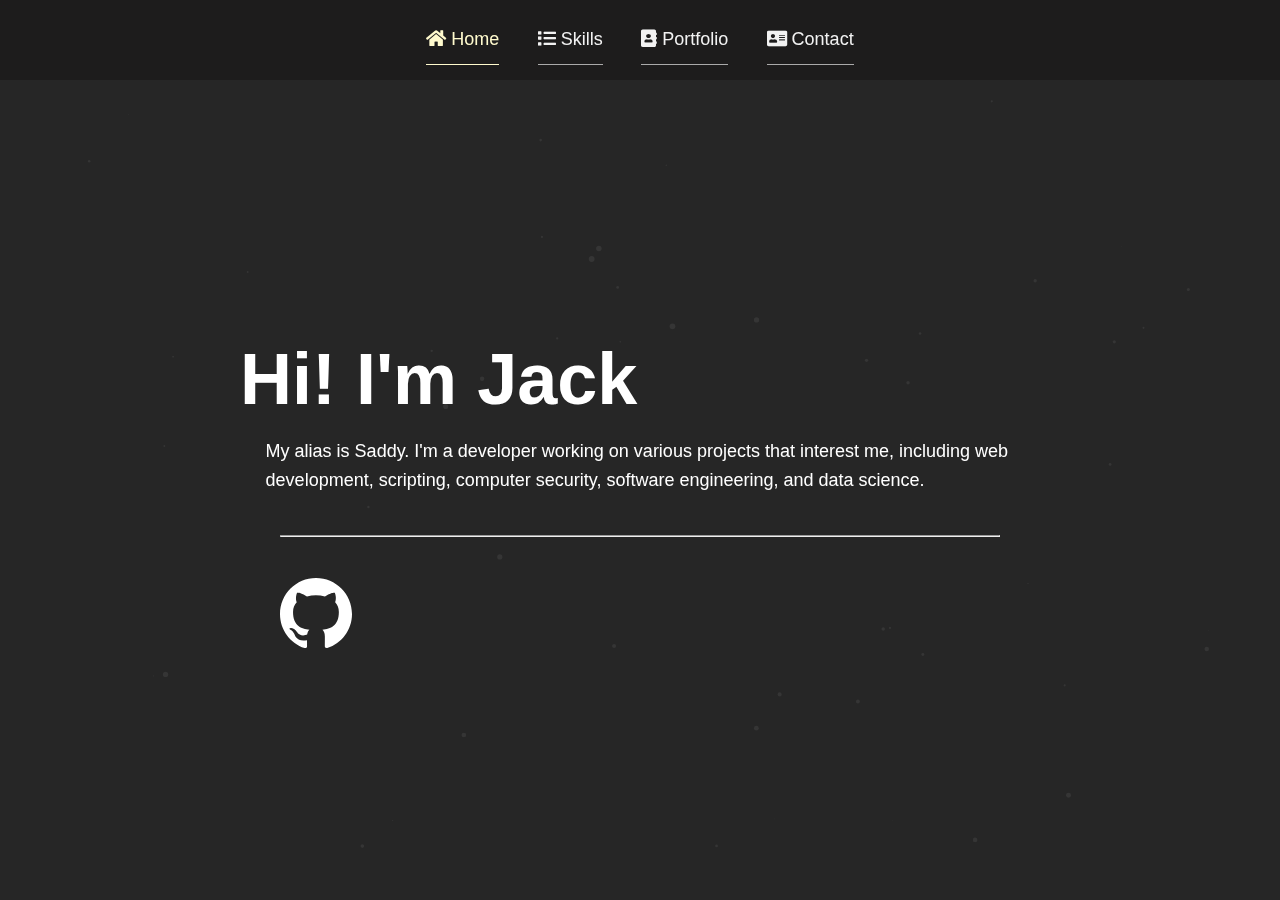
<file: index.html>
<!DOCTYPE html>
<html lang="en">
<head>
    <meta charset="UTF-8">
    <meta name="viewport" content="width=device-width,initial-scale=1">
    <title>Jack</title>
    <link rel="stylesheet" href="index.css">
    <link rel="stylesheet" href="home.css">
    <link rel="stylesheet" href="https://cdnjs.cloudflare.com/ajax/libs/font-awesome/5.11.0/css/all.min.css"/>
</head>
<body>
    <nav id="navbar">
        <div class="nav-spacer"></div>
        <a class="active" href="index"><i class="fa fa-home" aria-hidden="true"> </i> Home</a>
        <div class="nav-spacer"></div>
        <a href="skills"><i class="fa fa-list" aria-hidden="true"> </i> Skills</a>
        <div class="nav-spacer"></div>
        <a href="portfolio"><i class="fa fa-address-book" aria-hidden="true"> </i> Portfolio</a>
        <div class="nav-spacer"></div>
        <a href="contact"><i class="fa fa-address-card" aria-hidden="true"> </i> Contact</a>
        <div class="nav-spacer"></div>
    </nav>
    <div id="particles"></div>
    <div id="wrapper">
        <div id="home">
            <h1 id="hi">Hi! I'm Jack</h1>
            <p>My alias is Saddy. I'm a developer working on various projects that interest me, including web development,
                scripting, computer security, software engineering, and data science.</p>
            <hr/>
            <ul>
                <li><a target="_blank" href="https://github.com/jackpittenger"><img id="github" class="icon" src="images/github.svg" alt="github"/></a></li>
            </ul>
        </div>
    </div>
    <script src="particles.min.js"></script>
    <script src="loadparticles.js"></script>
</body>
</html>
</file>
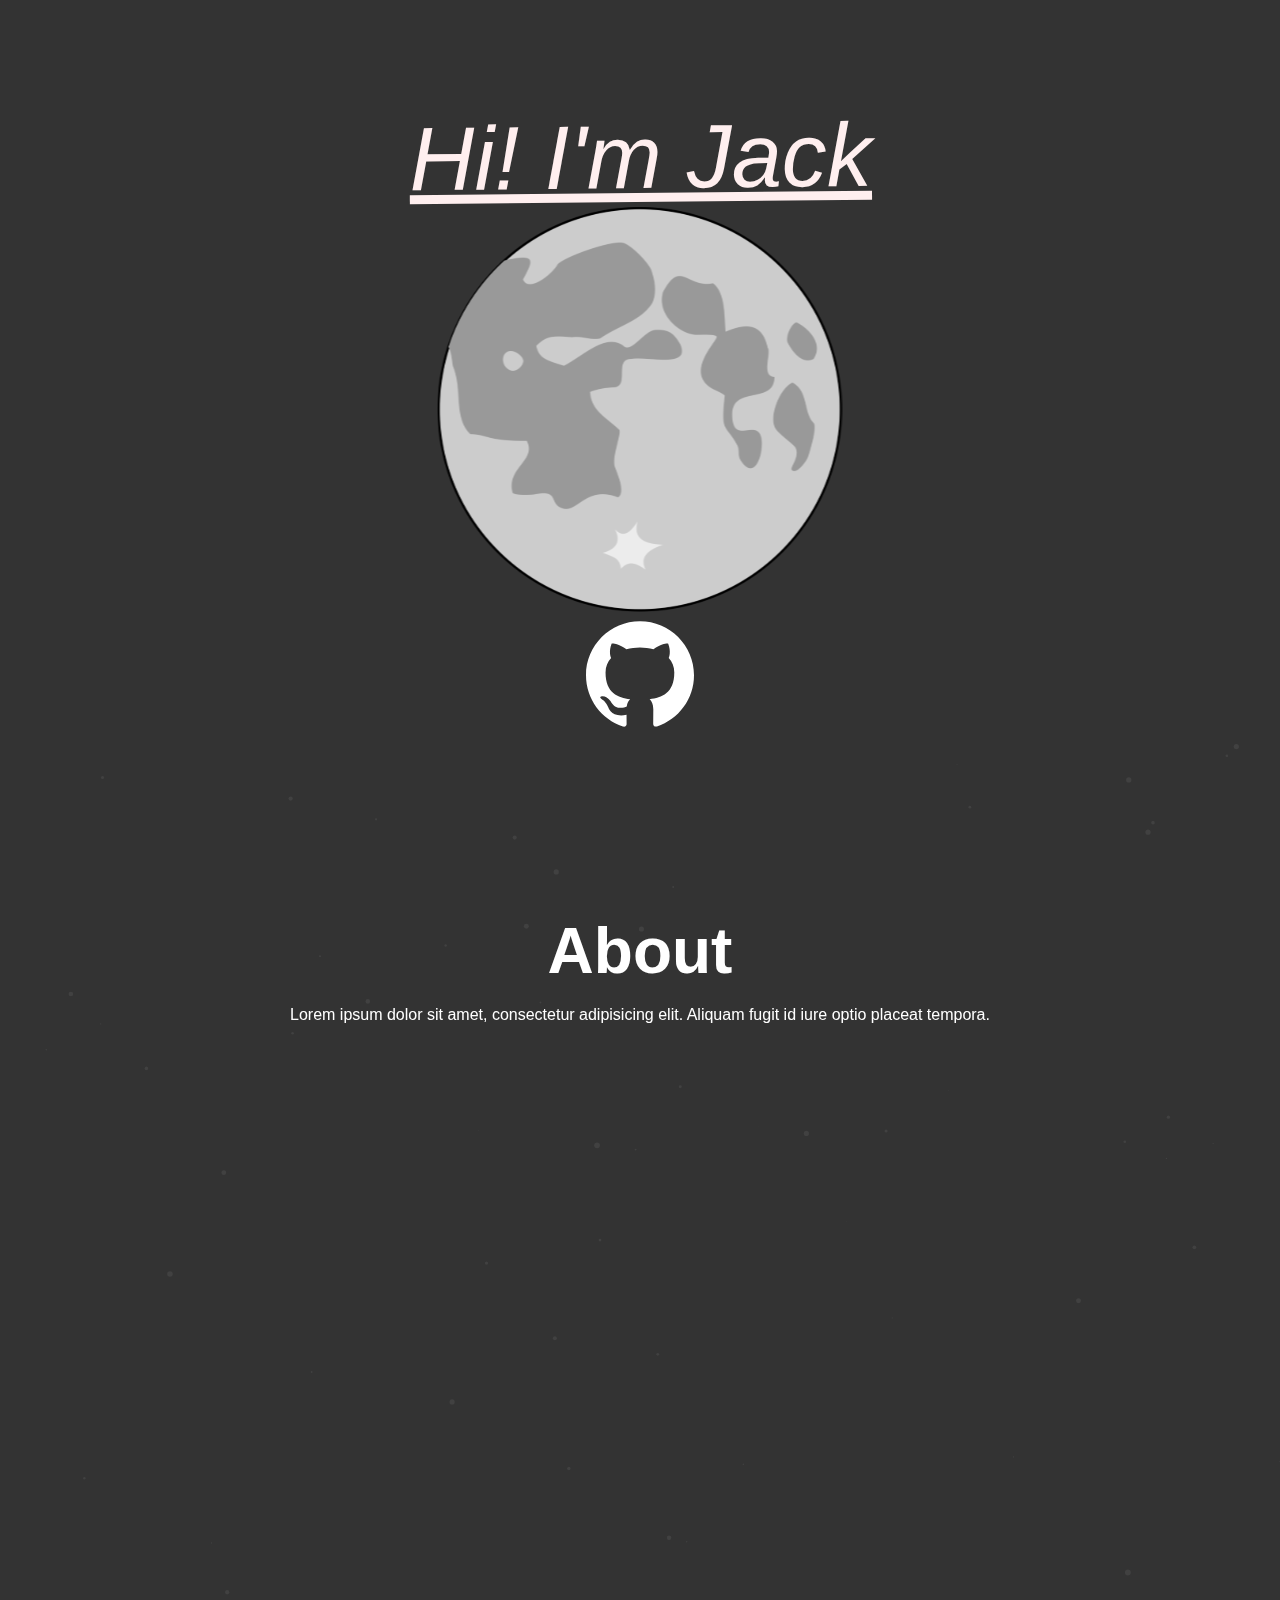
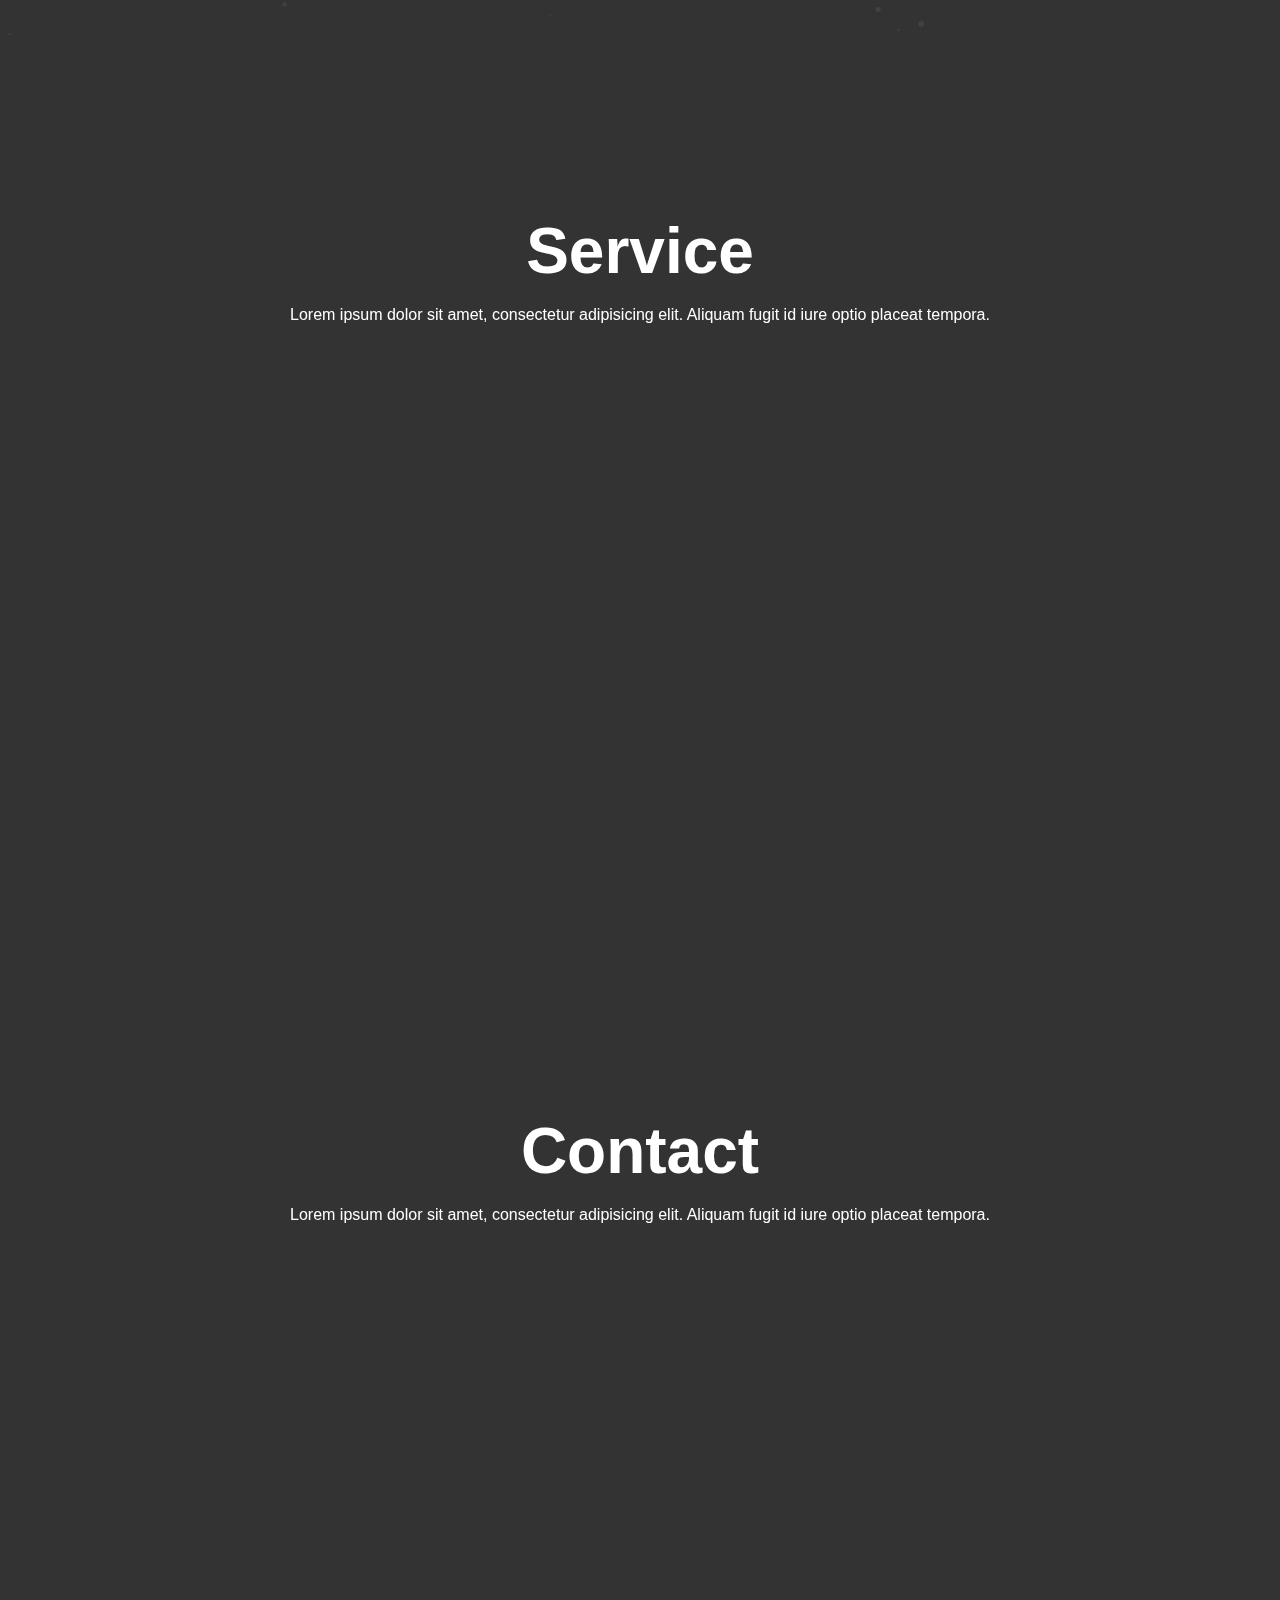
<file: main.html>
<!DOCTYPE html>
<html lang="en">
<head>
    <meta charset="UTF-8">
    <title>Title</title>
    <link rel="stylesheet" href="main.css">
</head>
<body>
    <div class="container">
        <section id="home">
            <h1 id="hi">Hi! I'm Jack</h1>
            <img id="moon" src="moon.svg" alt="moon"/>
            <ul>
                <li><a href="https://github.com/realSaddy"><img class="icon" src="github.svg" alt="github"/></a></li>
            </ul>
        </section>
        <section id="about">
            <h1>About</h1>
            <p>
                Lorem ipsum dolor sit amet, consectetur adipisicing elit. Aliquam fugit id iure optio placeat tempora.
            </p>
        </section>
        <section id="service">
            <h1>Service</h1>
            <p>
                Lorem ipsum dolor sit amet, consectetur adipisicing elit. Aliquam fugit id iure optio placeat tempora.
            </p>
        </section>
        <section id="contact">
            <h1>Contact</h1>
            <p>
                Lorem ipsum dolor sit amet, consectetur adipisicing elit. Aliquam fugit id iure optio placeat tempora.
            </p>
        </section>
    </div>
    <script src="particles.min.js"></script>
    <script>
        particlesJS.load("home",  "particlesjs-config.json")
    </scripT>
</body>
</html>
</file>
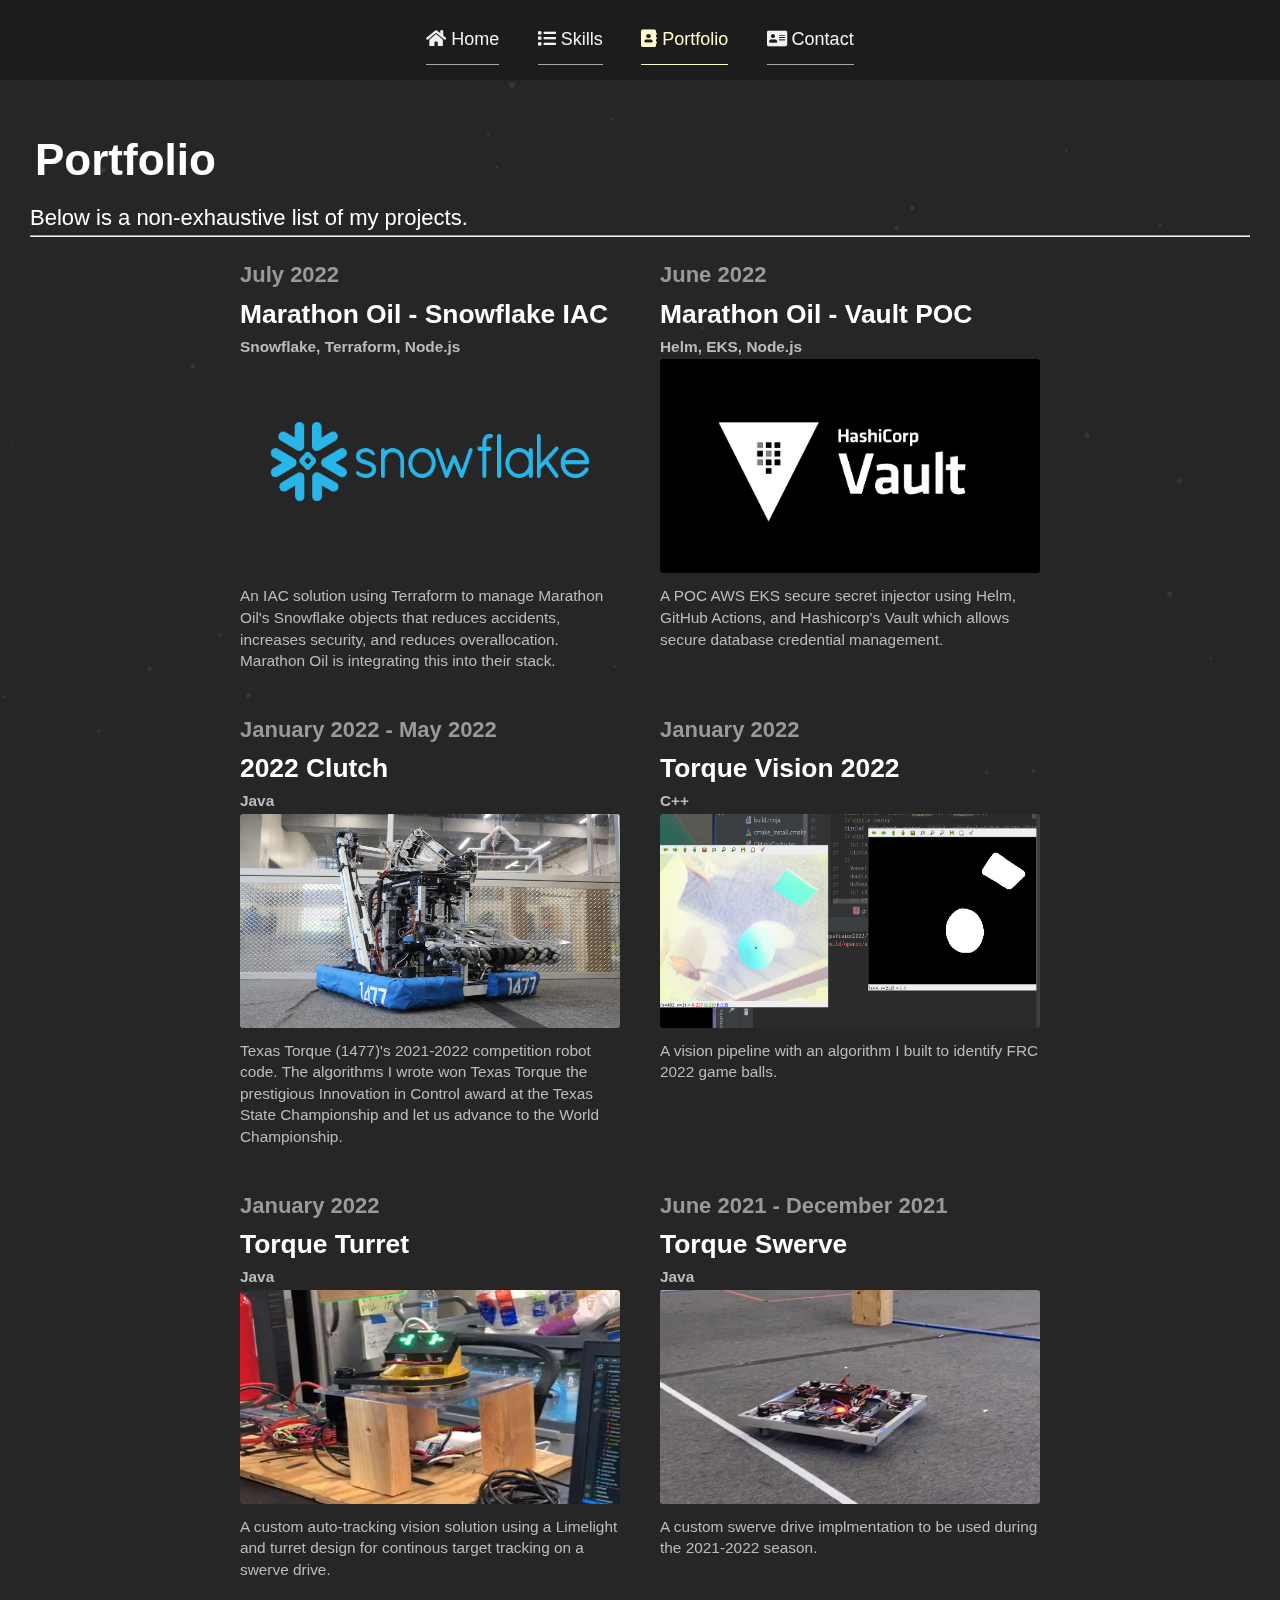
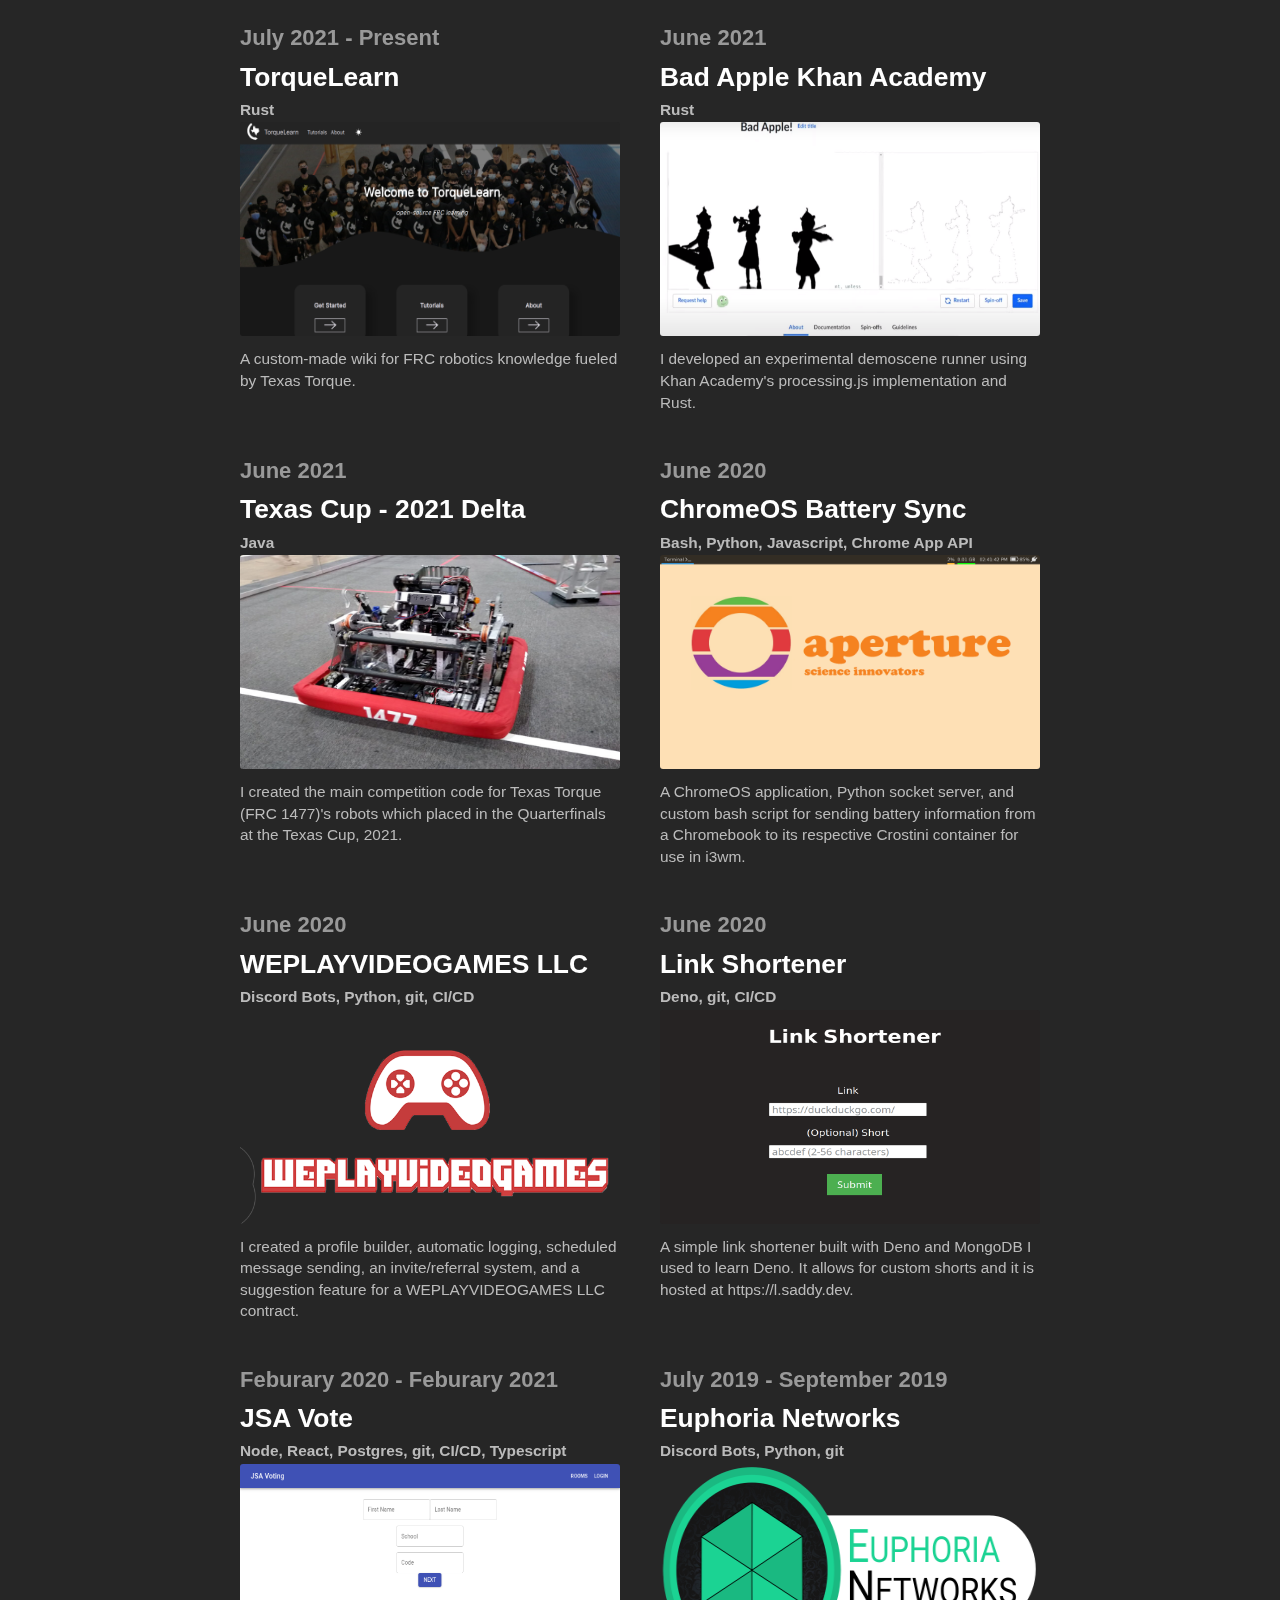
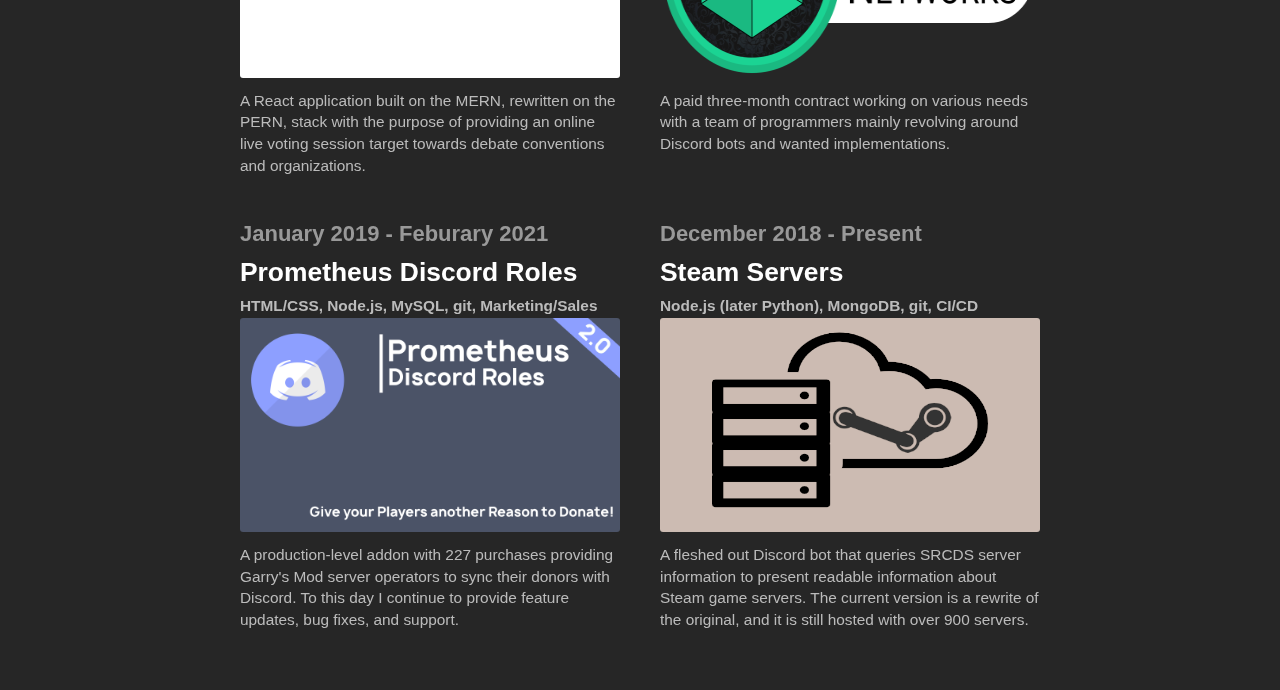
<file: portfolio.html>
<!DOCTYPE html>
<html lang="en">
  <head>
    <meta charset="UTF-8" />
    <meta name="viewport" content="width=device-width,initial-scale=1" />
    <title>Portfolio</title>
    <link rel="stylesheet" href="index.css" />
    <link rel="stylesheet" href="portfolio.css" />
    <link
      rel="stylesheet"
      href="https://cdnjs.cloudflare.com/ajax/libs/font-awesome/5.11.0/css/all.min.css"
    />
  </head>
  <body>
    <nav id="navbar">
      <div class="nav-spacer"></div>
      <a href="index"><i class="fa fa-home" aria-hidden="true"> </i> Home</a>
      <div class="nav-spacer"></div>
      <a href="skills"><i class="fa fa-list" aria-hidden="true"> </i> Skills</a>
      <div class="nav-spacer"></div>
      <a class="active" href="portfolio"
        ><i class="fa fa-address-book" aria-hidden="true"> </i> Portfolio</a
      >
      <div class="nav-spacer"></div>
      <a href="contact"
        ><i class="fa fa-address-card" aria-hidden="true"> </i> Contact</a
      >
      <div class="nav-spacer"></div>
    </nav>
    <div id="particles"></div>
    <div id="wrapper">
      <div id="portfolio">
        <h1>Portfolio</h1>
        <p>Below is a non-exhaustive list of my projects.</p>
        <hr />
        <div id="projects">
          <div class="project">
            <h4 class="date">July 2022</h4>
            <h3 class="title">Marathon Oil - Snowflake IAC</h3>
            <h5>Snowflake, Terraform, Node.js</h5>
            <a target="_blank">
              <img src="images/snowflake.png" alt="Snowflake" />
              <i class="fa fa-external-link" aria-hidden="true"> </i>
            </a>
            <p>
              An IAC solution using Terraform to manage Marathon Oil's Snowflake
              objects that reduces accidents, increases security, and reduces
              overallocation. Marathon Oil is integrating this into their stack.
            </p>
          </div>
          <div class="project">
            <h4 class="date">June 2022</h4>
            <h3 class="title">Marathon Oil - Vault POC</h3>
            <h5>Helm, EKS, Node.js</h5>
            <a target="_blank">
              <img src="images/hashicorpvault.png" alt="Vault" />
              <i class="fa fa-external-link" aria-hidden="true"> </i>
            </a>
            <p>
              A POC AWS EKS secure secret injector using Helm, GitHub Actions,
              and Hashicorp's Vault which allows secure database credential
              management.
            </p>
          </div>
          <div class="project">
            <h4 class="date">January 2022 - May 2022</h4>
            <h3 class="title">2022 Clutch</h3>
            <h5>Java</h5>
            <a target="_blank">
              <img src="images/nimbus.JPG" alt="Nimbus" />
              <i class="fa fa-external-link" aria-hidden="true"> </i>
            </a>
            <p>
              Texas Torque (1477)'s 2021-2022 competition robot code. The
              algorithms I wrote won Texas Torque the prestigious Innovation in
              Control award at the Texas State Championship and let us advance
              to the World Championship.
            </p>
          </div>
          <div class="project">
            <h4 class="date">January 2022</h4>
            <h3 class="title">Torque Vision 2022</h3>
            <h5>C++</h5>
            <a target="_blank" href="videos/vision2022.mp4">
              <img src="images/vision_detection_2022.png" alt="Turret" />
              <i class="fa fa-external-link" aria-hidden="true"> </i>
            </a>
            <p>
              A vision pipeline with an algorithm I built to identify FRC 2022
              game balls.
            </p>
          </div>
          <div class="project">
            <h4 class="date">January 2022</h4>
            <h3 class="title">Torque Turret</h3>
            <h5>Java</h5>
            <a target="_blank" href="videos/turret.mp4">
              <img src="images/turret.png" alt="Turret" />
              <i class="fa fa-external-link" aria-hidden="true"> </i>
            </a>
            <p>
              A custom auto-tracking vision solution using a Limelight and
              turret design for continous target tracking on a swerve drive.
            </p>
          </div>
          <div class="project">
            <h4 class="date">June 2021 - December 2021</h4>
            <h3 class="title">Torque Swerve</h3>
            <h5>Java</h5>
            <a target="_blank" href="videos/swerve.mp4">
              <img src="images/swerve.png" alt="Swerve" />
              <i class="fa fa-external-link" aria-hidden="true"> </i>
            </a>
            <p>
              A custom swerve drive implmentation to be used during the
              2021-2022 season.
            </p>
          </div>
          <div class="project">
            <h4 class="date">July 2021 - Present</h4>
            <h3 class="title">TorqueLearn</h3>
            <h5>Rust</h5>
            <a target="_blank" href="https://learn.texastorque.org">
              <img src="images/torquelearn.png" alt="Torquelearn" />
              <i class="fa fa-external-link" aria-hidden="true"> </i>
            </a>
            <p>
              A custom-made wiki for FRC robotics knowledge fueled by Texas
              Torque.
            </p>
          </div>
          <div class="project">
            <h4 class="date">June 2021</h4>
            <h3 class="title">Bad Apple Khan Academy</h3>
            <h5>Rust</h5>
            <a
              target="_blank"
              href="https://github.com/realSaddy/BadAppleKhanAcademy/"
            >
              <img src="images/badapple.png" alt="YouTube video of it" />
              <i class="fa fa-external-link" aria-hidden="true"> </i>
            </a>
            <p>
              I developed an experimental demoscene runner using Khan Academy's
              processing.js implementation and Rust.
            </p>
          </div>
          <div class="project">
            <h4 class="date">June 2021</h4>
            <h3 class="title">Texas Cup - 2021 Delta</h3>
            <h5>Java</h5>
            <a
              target="_blank"
              href="https://github.com/TexasTorque/TexasTorque2021Delta"
            >
              <img src="images/shiva.png" alt="2020-2021 Robot" />
              <i class="fa fa-external-link" aria-hidden="true"> </i>
            </a>
            <p>
              I created the main competition code for Texas Torque (FRC 1477)'s
              robots which placed in the Quarterfinals at the Texas Cup, 2021.
            </p>
          </div>
          <div class="project">
            <h4 class="date">June 2020</h4>
            <h3 class="title">ChromeOS Battery Sync</h3>
            <h5>Bash, Python, Javascript, Chrome App API</h5>
            <a
              target="_blank"
              href="https://github.com/realSaddy/chromeos-battery-sync/"
            >
              <img
                src="images/chromeosbattery.png"
                alt="ChromeOS Battery Sync"
              />
              <i class="fa fa-external-link" aria-hidden="true"> </i>
            </a>
            <p>
              A ChromeOS application, Python socket server, and custom bash
              script for sending battery information from a Chromebook to its
              respective Crostini container for use in i3wm.
            </p>
          </div>
          <div class="project">
            <h4 class="date">June 2020</h4>
            <h3 class="title">WEPLAYVIDEOGAMES LLC</h3>
            <h5>Discord Bots, Python, git, CI/CD</h5>
            <a target="_blank" href="https://discord.gg/vAmgfn4">
              <img
                src="images/weplayvideogames.png"
                alt="WEPLAYVIDEOGAMES LLC"
              />
              <i class="fa fa-external-link" aria-hidden="true"> </i>
            </a>
            <p>
              I created a profile builder, automatic logging, scheduled message
              sending, an invite/referral system, and a suggestion feature for a
              WEPLAYVIDEOGAMES LLC contract.
            </p>
          </div>
          <div class="project">
            <h4 class="date">June 2020</h4>
            <h3 class="title">Link Shortener</h3>
            <h5>Deno, git, CI/CD</h5>
            <a target="_blank" href="https://github.com/realSaddy/link">
              <img src="images/link_shortener.png" alt="Link Shortener" />
              <i class="fa fa-external-link" aria-hidden="true"> </i>
            </a>
            <p>
              A simple link shortener built with Deno and MongoDB I used to
              learn Deno. It allows for custom shorts and it is hosted at
              https://l.saddy.dev.
            </p>
          </div>
          <div class="project">
            <h4 class="date">Feburary 2020 - Feburary 2021</h4>
            <h3 class="title">JSA Vote</h3>
            <h5>Node, React, Postgres, git, CI/CD, Typescript</h5>
            <a target="_blank" href="https://github.com/realSaddy/JSA-Voting/">
              <img src="images/jsavote.png" alt="JSA Vote" />
              <i class="fa fa-external-link" aria-hidden="true"> </i>
            </a>
            <p>
              A React application built on the MERN, rewritten on the PERN,
              stack with the purpose of providing an online live voting session
              target towards debate conventions and organizations.
            </p>
          </div>
          <div class="project">
            <h4 class="date">July 2019 - September 2019</h4>
            <h3 class="title">Euphoria Networks</h3>
            <h5>Discord Bots, Python, git</h5>
            <a target="_blank" href="https://euphorianetworks.co">
              <img src="images/euphoria.png" alt="Euphoria Networks" />
              <i class="fa fa-external-link" aria-hidden="true"> </i>
            </a>
            <p>
              A paid three-month contract working on various needs with a team
              of programmers mainly revolving around Discord bots and wanted
              implementations.
            </p>
          </div>
          <div class="project">
            <h4 class="date">January 2019 - Feburary 2021</h4>
            <h3 class="title">Prometheus Discord Roles</h3>
            <h5>HTML/CSS, Node.js, MySQL, git, Marketing/Sales</h5>
            <a
              target="_blank"
              href="https://www.gmodstore.com/market/view/prometheus-discord-roles"
            >
              <img src="images/prometheus.png" alt="Prometheus Discord Roles" />
              <i class="fa fa-external-link" aria-hidden="true"> </i>
            </a>
            <p>
              A production-level addon with 227 purchases providing Garry's
              Mod server operators to sync their donors with Discord. To this
              day I continue to provide feature updates, bug fixes, and support.
            </p>
          </div>
          <div class="project">
            <h4 class="date">December 2018 - Present</h4>
            <h3 class="title">Steam Servers</h3>
            <h5>Node.js (later Python), MongoDB, git, CI/CD</h5>
            <a target="_blank" href="https://github.com/realSaddy/SteamServ">
              <img src="images/steamservers.png" alt="Steam Servers" />
              <i class="fa fa-external-link" aria-hidden="true"> </i>
            </a>
            <p>
              A fleshed out Discord bot that queries SRCDS server information to
              present readable information about Steam game servers. The current
              version is a rewrite of the original, and it is still hosted with
              over 900 servers.
            </p>
          </div>
        </div>
      </div>
    </div>
    <script src="particles.min.js"></script>
    <script src="loadparticles.js"></script>
  </body>
</html>
</file>
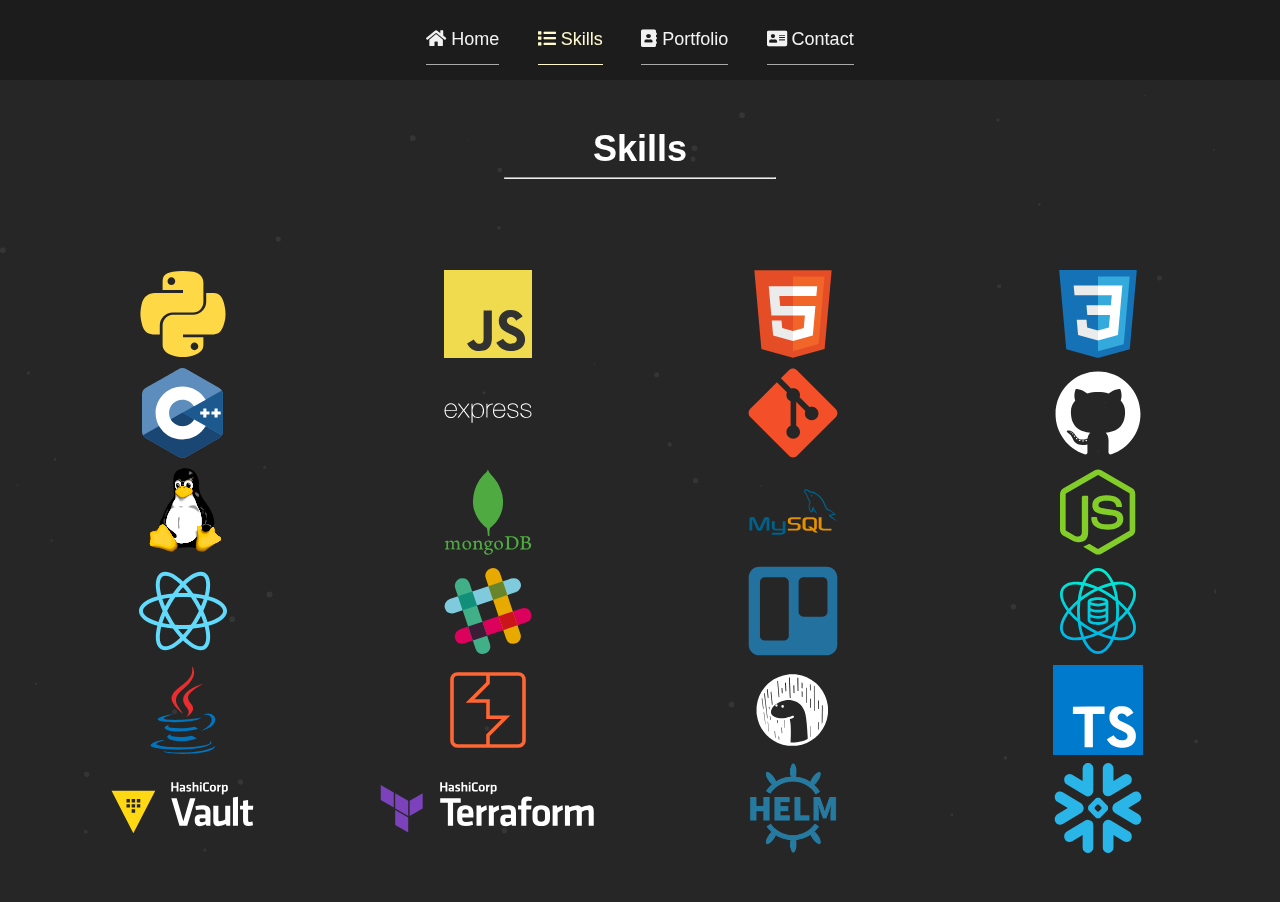
<file: skills.html>
<!DOCTYPE html>
<html lang="en">
<head>
    <meta charset="UTF-8">
    <meta name="viewport" content="width=device-width,initial-scale=1">
    <title>Jack</title>
    <link rel="stylesheet" href="index.css">
    <link rel="stylesheet" href="skills.css">
    <link rel="stylesheet" href="https://cdnjs.cloudflare.com/ajax/libs/font-awesome/5.11.0/css/all.min.css"/>
</head>
<body>
<nav id="navbar">
    <div class="nav-spacer"></div>
    <a href="index"><i class="fa fa-home" aria-hidden="true"> </i> Home</a>
    <div class="nav-spacer"></div>
    <a class="active" href="skills"><i class="fa fa-list" aria-hidden="true"> </i> Skills</a>
    <div class="nav-spacer"></div>
    <a href="portfolio"><i class="fa fa-address-book" aria-hidden="true"> </i> Portfolio</a>
    <div class="nav-spacer"></div>
    <a href="contact"><i class="fa fa-address-card" aria-hidden="true"> </i> Contact</a>
    <div class="nav-spacer"></div>
</nav>
<div id="particles"></div>
<div id="wrapper">
    <div id="skills">
        <h1>Skills</h1>
        <hr/>
        <ul id="skillsList">
            <li><svg class="icon" viewBox="0 0 128 128">
                <path fill="#FFD845" d="M49.33 62h29.159c8.117 0 14.511-6.868 14.511-15.019v-27.798c0-7.912-6.632-13.856-14.555-15.176-5.014-.835-10.195-1.215-15.187-1.191-4.99.023-9.612.448-13.805 1.191-12.355 2.181-14.453 6.751-14.453 15.176v10.817h29v4h-40.224000000000004c-8.484 0-15.914 5.108-18.237 14.811-2.681 11.12-2.8 17.919 0 29.53 2.075 8.642 7.03 14.659 15.515 14.659h9.946v-13.048c0-9.637 8.428-17.952 18.33-17.952zm-1.838-39.11c-3.026 0-5.478-2.479-5.478-5.545 0-3.079 2.451-5.581 5.478-5.581 3.015 0 5.479 2.502 5.479 5.581-.001 3.066-2.465 5.545-5.479 5.545zM122.281 48.811c-2.098-8.448-6.103-14.811-14.599-14.811h-10.682v12.981c0 10.05-8.794 18.019-18.511 18.019h-29.159c-7.988 0-14.33 7.326-14.33 15.326v27.8c0 7.91 6.745 12.564 14.462 14.834 9.242 2.717 17.994 3.208 29.051 0 7.349-2.129 14.487-6.411 14.487-14.834v-11.126h-29v-4h43.682c8.484 0 11.647-5.776 14.599-14.66 3.047-9.145 2.916-17.799 0-29.529zm-41.955 55.606c3.027 0 5.479 2.479 5.479 5.547 0 3.076-2.451 5.579-5.479 5.579-3.015 0-5.478-2.502-5.478-5.579 0-3.068 2.463-5.547 5.478-5.547z"></path>
            </svg> </li>
            <li><svg class="icon" viewBox="0 0 128 128">
                <path fill="#F0DB4F" d="M1.408 1.408h125.184v125.185h-125.184z"></path><path fill="#323330" d="M116.347 96.736c-.917-5.711-4.641-10.508-15.672-14.981-3.832-1.761-8.104-3.022-9.377-5.926-.452-1.69-.512-2.642-.226-3.665.821-3.32 4.784-4.355 7.925-3.403 2.023.678 3.938 2.237 5.093 4.724 5.402-3.498 5.391-3.475 9.163-5.879-1.381-2.141-2.118-3.129-3.022-4.045-3.249-3.629-7.676-5.498-14.756-5.355l-3.688.477c-3.534.893-6.902 2.748-8.877 5.235-5.926 6.724-4.236 18.492 2.975 23.335 7.104 5.332 17.54 6.545 18.873 11.531 1.297 6.104-4.486 8.08-10.234 7.378-4.236-.881-6.592-3.034-9.139-6.949-4.688 2.713-4.688 2.713-9.508 5.485 1.143 2.499 2.344 3.63 4.26 5.795 9.068 9.198 31.76 8.746 35.83-5.176.165-.478 1.261-3.666.38-8.581zm-46.885-37.793h-11.709l-.048 30.272c0 6.438.333 12.34-.714 14.149-1.713 3.558-6.152 3.117-8.175 2.427-2.059-1.012-3.106-2.451-4.319-4.485-.333-.584-.583-1.036-.667-1.071l-9.52 5.83c1.583 3.249 3.915 6.069 6.902 7.901 4.462 2.678 10.459 3.499 16.731 2.059 4.082-1.189 7.604-3.652 9.448-7.401 2.666-4.915 2.094-10.864 2.07-17.444.06-10.735.001-21.468.001-32.237z"></path>
            </svg> </li>
            <li><svg class="icon" viewBox="0 0 128 128">
                <path fill="#E44D26" d="M19.037 113.876l-10.005-112.215h109.936l-10.016 112.198-45.019 12.48z"></path><path fill="#F16529" d="M64 116.8l36.378-10.086 8.559-95.878h-44.937z"></path><path fill="#EBEBEB" d="M64 52.455h-18.212l-1.258-14.094h19.47v-13.762h-34.511l.33 3.692 3.382 37.927h30.799zM64 88.198l-.061.017-15.327-4.14-.979-10.975h-13.817l1.928 21.609 28.193 7.826.063-.017z"></path><path fill="#fff" d="M63.952 52.455v13.763h16.947l-1.597 17.849-15.35 4.143v14.319l28.215-7.82.207-2.325 3.234-36.233.335-3.696h-3.708zM63.952 24.599v13.762h33.244l.276-3.092.628-6.978.329-3.692z"></path>
            </svg> </li>
            <li> <svg class="icon" viewBox="0 0 128 128">
                <path fill="#1572B6" d="M18.814 114.123l-10.054-112.771h110.48l-10.064 112.754-45.243 12.543-45.119-12.526z"></path><path fill="#33A9DC" d="M64.001 117.062l36.559-10.136 8.601-96.354h-45.16v106.49z"></path><path fill="#fff" d="M64.001 51.429h18.302l1.264-14.163h-19.566v-13.831h34.681999999999995l-.332 3.711-3.4 38.114h-30.95v-13.831z"></path><path fill="#EBEBEB" d="M64.083 87.349l-.061.018-15.403-4.159-.985-11.031h-13.882l1.937 21.717 28.331 7.863.063-.018v-14.39z"></path><path fill="#fff" d="M81.127 64.675l-1.666 18.522-15.426 4.164v14.39l28.354-7.858.208-2.337 2.406-26.881h-13.876z"></path><path fill="#EBEBEB" d="M64.048 23.435v13.831000000000001h-33.407999999999994l-.277-3.108-.63-7.012-.331-3.711h34.646zM64.001 51.431v13.831000000000001h-15.209l-.277-3.108-.631-7.012-.33-3.711h16.447z"></path>
            <li><img class="icon" src="images/cpp.svg" alt="C Plus Plus"/></li>
		<li><svg class="icon" fill="white" viewBox="0 0 128 128">
                <path d="M40.53,77.82V50.74H42V55a5.57,5.57,0,0,0,.48-.6,7.28,7.28,0,0,1,6.64-4.12c3.35-.1,6.07,1.14,7.67,4.12a13.24,13.24,0,0,1,.32,12.14c-1.49,3.34-5.17,5-9.11,4.39a7.37,7.37,0,0,1-5.88-3.88V77.82ZM42,60.32c.13,1.32.18,2.26.33,3.18.58,3.62,2.72,5.77,6.08,6.16A6.91,6.91,0,0,0,56,65.27a11.77,11.77,0,0,0-.26-9.68,6.77,6.77,0,0,0-7.13-3.94,6.59,6.59,0,0,0-5.89,4.87A33.4,33.4,0,0,0,42,60.32Z"></path><path d="M88.41,64A7.92,7.92,0,0,1,80.67,71c-6.16.31-9.05-3.78-9.51-8.5A13.62,13.62,0,0,1,72.36,55a8.37,8.37,0,0,1,8.71-4.67,8,8,0,0,1,7.1,6.09,41.09,41.09,0,0,1,.69,4.5H72.67c-.3,4.28,2,7.72,5.26,8.55,4.06,1,7.53-.76,8.79-4.62C87,63.86,87.51,63.72,88.41,64ZM72.67,59.55H87.14c-.09-4.56-2.93-7.86-6.78-7.91C76,51.57,72.86,54.75,72.67,59.55Z"></path><path d="M91.39,64.1h1.42A5.69,5.69,0,0,0,96.15,69a8.73,8.73,0,0,0,7.58-.2,3.41,3.41,0,0,0,2-3.35,3.09,3.09,0,0,0-2.08-3.09c-1.56-.58-3.22-.9-4.81-1.41A35.25,35.25,0,0,1,94,59.18c-2.56-1.25-2.72-6.12.18-7.66a10.21,10.21,0,0,1,9.76-.15,5.14,5.14,0,0,1,2.6,5.24h-1.22c0-.06-.11-.11-.11-.17-.15-3.89-3.41-5.09-6.91-4.75a9.17,9.17,0,0,0-3,.91,3,3,0,0,0-1.74,3,3,3,0,0,0,2,2.82c1.54.56,3.15.92,4.73,1.36,1.27.35,2.59.58,3.82,1a4.51,4.51,0,0,1,3.1,4.07,4.81,4.81,0,0,1-2.59,5c-3.34,1.89-8.84,1.39-11.29-1A6.67,6.67,0,0,1,91.39,64.1Z"></path><path d="M125.21,56.61h-1.33c0-.18-.07-.34-.09-.49a4.35,4.35,0,0,0-3.54-4.18,8.73,8.73,0,0,0-5.61.27,3.41,3.41,0,0,0-2.47,3.25,3.14,3.14,0,0,0,2.4,3.16c2,.62,4.05,1,6.08,1.56a17,17,0,0,1,1.94.59,5,5,0,0,1,.27,9.31,11.13,11.13,0,0,1-9,.09,6.24,6.24,0,0,1-3.76-6.06l.56,0h.74a7.29,7.29,0,0,0,11.1,4.64,3.57,3.57,0,0,0,1.92-3.34,3.09,3.09,0,0,0-2.11-3.07c-1.56-.58-3.22-.89-4.81-1.4a35.43,35.43,0,0,1-4.87-1.75c-2.5-1.23-2.7-6.06.15-7.6a10.07,10.07,0,0,1,9.92-.11A5.23,5.23,0,0,1,125.21,56.61Z"></path><path d="M38.1,70.51a2.29,2.29,0,0,1-2.84-1.08c-1.63-2.44-3.43-4.77-5.16-7.15l-.75-1c-2.06,2.76-4.12,5.41-6,8.16a2.2,2.2,0,0,1-2.7,1.06l7.73-10.37-7.19-9.37a2.39,2.39,0,0,1,2.85,1c1.67,2.44,3.52,4.77,5.36,7.24,1.85-2.45,3.68-4.79,5.39-7.21a2.15,2.15,0,0,1,2.68-1l-2.79,3.7c-1.25,1.65-2.48,3.31-3.78,4.92a1,1,0,0,0,0,1.49C33.29,64.07,35.66,67.25,38.1,70.51Z"></path><path d="M70.92,50.66v1.4a7.25,7.25,0,0,0-7.72,7.49q0,4.94,0,9.88c0,.35,0,.7,0,1.12H61.77V50.74h1.4V54.8C64.9,51.84,67.57,50.74,70.92,50.66Z"></path><path d="M2.13,60c.21-1,.34-2.09.63-3.11,1.73-6.15,8.78-8.71,13.63-4.9,2.84,2.23,3.55,5.39,3.41,8.95h-16C3.54,67.3,8.13,71.14,14,69.18a6.09,6.09,0,0,0,3.87-4.31c.31-1,.81-1.17,1.76-.88a8.12,8.12,0,0,1-3.88,5.93,9.4,9.4,0,0,1-10.95-1.4,9.85,9.85,0,0,1-2.46-5.78c0-.34-.13-.68-.2-1Q2.13,60.85,2.13,60Zm1.69-.43H18.29c-.09-4.61-3-7.88-6.88-7.91C7.09,51.6,4,54.8,3.81,59.55Z"></path>
            </svg> </li>
            <li> <svg class="icon" viewBox="0 0 128 128">
                <path fill="#F34F29" d="M124.737 58.378l-55.116-55.114c-3.172-3.174-8.32-3.174-11.497 0l-11.444 11.446 14.518 14.518c3.375-1.139 7.243-.375 9.932 2.314 2.703 2.706 3.461 6.607 2.294 9.993l13.992 13.993c3.385-1.167 7.292-.413 9.994 2.295 3.78 3.777 3.78 9.9 0 13.679-3.78 3.78-9.901 3.78-13.683 0-2.842-2.844-3.545-7.019-2.105-10.521l-13.048-13.048-.002 34.341c.922.455 1.791 1.063 2.559 1.828 3.778 3.777 3.778 9.898 0 13.683-3.779 3.777-9.904 3.777-13.679 0-3.778-3.784-3.778-9.905 0-13.683.934-.933 2.014-1.638 3.167-2.11v-34.659c-1.153-.472-2.231-1.172-3.167-2.111-2.862-2.86-3.551-7.06-2.083-10.576l-14.313-14.313-37.792 37.79c-3.175 3.177-3.175 8.325 0 11.5l55.117 55.114c3.174 3.174 8.32 3.174 11.499 0l54.858-54.858c3.174-3.176 3.174-8.327-.001-11.501z"></path>
            </svg> </li>
            <li><svg class="icon" fill="white" viewBox="0 0 128 128">
                <path fill-rule="evenodd" clip-rule="evenodd" d="M64 5.103c-33.347 0-60.388 27.035-60.388 60.388 0 26.682 17.303 49.317 41.297 57.303 3.017.56 4.125-1.31 4.125-2.905 0-1.44-.056-6.197-.082-11.243-16.8 3.653-20.345-7.125-20.345-7.125-2.747-6.98-6.705-8.836-6.705-8.836-5.48-3.748.413-3.67.413-3.67 6.063.425 9.257 6.223 9.257 6.223 5.386 9.23 14.127 6.562 17.573 5.02.542-3.903 2.107-6.568 3.834-8.076-13.413-1.525-27.514-6.704-27.514-29.843 0-6.593 2.36-11.98 6.223-16.21-.628-1.52-2.695-7.662.584-15.98 0 0 5.07-1.623 16.61 6.19C53.7 35 58.867 34.327 64 34.304c5.13.023 10.3.694 15.127 2.033 11.526-7.813 16.59-6.19 16.59-6.19 3.287 8.317 1.22 14.46.593 15.98 3.872 4.23 6.215 9.617 6.215 16.21 0 23.194-14.127 28.3-27.574 29.796 2.167 1.874 4.097 5.55 4.097 11.183 0 8.08-.07 14.583-.07 16.572 0 1.607 1.088 3.49 4.148 2.897 23.98-7.994 41.263-30.622 41.263-57.294C124.388 32.14 97.35 5.104 64 5.104z"></path><path d="M26.484 91.806c-.133.3-.605.39-1.035.185-.44-.196-.685-.605-.543-.906.13-.31.603-.395 1.04-.188.44.197.69.61.537.91zm-.743-.55M28.93 94.535c-.287.267-.85.143-1.232-.28-.396-.42-.47-.983-.177-1.254.298-.266.844-.14 1.24.28.394.426.472.984.17 1.255zm-.575-.618M31.312 98.012c-.37.258-.976.017-1.35-.52-.37-.538-.37-1.183.01-1.44.373-.258.97-.025 1.35.507.368.545.368 1.19-.01 1.452zm0 0M34.573 101.373c-.33.365-1.036.267-1.552-.23-.527-.487-.674-1.18-.343-1.544.336-.366 1.045-.264 1.564.23.527.486.686 1.18.333 1.543zm0 0M39.073 103.324c-.147.473-.825.688-1.51.486-.683-.207-1.13-.76-.99-1.238.14-.477.823-.7 1.512-.485.683.206 1.13.756.988 1.237zm0 0M44.016 103.685c.017.498-.563.91-1.28.92-.723.017-1.308-.387-1.315-.877 0-.503.568-.91 1.29-.924.717-.013 1.306.387 1.306.88zm0 0M48.614 102.903c.086.485-.413.984-1.126 1.117-.7.13-1.35-.172-1.44-.653-.086-.498.422-.997 1.122-1.126.714-.123 1.354.17 1.444.663zm0 0"></path>
            </svg> </li>
            <li><svg class="icon" viewBox="0 0 128 128">
                <path fill="url(#a)" d="M117.641 111.137c0 8.362-13.557 15.14-30.28 15.14-16.722 0-30.279-6.778-30.279-15.14s13.556-15.14 30.278-15.14c16.723.001 30.281 6.779 30.281 15.14z"></path><path fill="url(#b)" d="M72.546 110.974c0 8.362-13.921 15.14-31.094 15.14s-31.093-6.778-31.093-15.14c0-8.361 13.921-15.14 31.093-15.14 17.173 0 31.094 6.779 31.094 15.14z"></path><path d="M108.095 81.343c-1.534 6.324-9.322 19.527-13.459 25.338-4.138 5.835-3.626 11.089-11.275 9.043-7.625-2.045-9.763-1.673-17.644-1.208-7.833.464-6.137-.233-11.042 1.976-4.882 2.208-21.27-26.78-22.595-32.173-1.301-5.393-1.93-4.743 1.464-10.577 3.395-5.834 3.883-11.6 8.368-18.667 4.487-7.09 9.671-10.693 9.299-16.109-1.464-20.108-2.626-30.15 6.301-34.8 8.507-4.417 15.621-1.79 18.434-.279 1.208.651 3.673 1.906 5.509 4.115 1.836 2.162 3.487 5.44 4.417 9.577 1.906 8.299-.791 5.556 1.371 15.064 2.139 9.484 6.485 14.133 11.787 21.642 5.299 7.508 10.832 19.898 9.065 27.058z"></path><path fill="#666" d="M57.644 32.088c1.394-.558 1.16-.632 2.089-2.655.744-1.557 1.398-2.227 1.375-4.598 0-2.325-.722-3.115-1.814-4.626-1.045-1.441-2.719-1.511-3.765-1.325-.604.093-1.395.86-1.93 2-.348.767-.628 1.744-.651 2.766-.07 2.743.163 3.79.791 5.649.743 2.185 2.556 3.325 3.905 2.789z"></path><path fill="#6D6D6D" d="M57.644 32.08c1.385-.554 1.15-.631 2.074-2.641.739-1.547 1.392-2.215 1.379-4.573.009-2.309-.698-3.133-1.771-4.585-1.065-1.403-2.705-1.456-3.743-1.276-.619.091-1.406.829-1.95 1.927-.374.746-.65 1.728-.673 2.755-.068 2.724.176 3.775.794 5.624.732 2.173 2.55 3.3 3.89 2.769z"></path><path fill="#757575" d="M57.644 32.071c1.376-.551 1.141-.629 2.059-2.626.735-1.537 1.387-2.202 1.384-4.547.017-2.294-.676-3.15-1.731-4.544-1.082-1.364-2.688-1.401-3.719-1.227-.633.089-1.417.798-1.969 1.854-.401.725-.675 1.713-.698 2.745-.067 2.706.191 3.761.798 5.598.721 2.16 2.545 3.275 3.876 2.747z"></path><path fill="#7C7C7C" d="M57.644 32.063c1.367-.547 1.132-.628 2.044-2.611.729-1.528 1.381-2.191 1.389-4.522.026-2.278-.653-3.167-1.69-4.503-1.099-1.325-2.673-1.345-3.695-1.178-.648.088-1.429.769-1.989 1.783-.427.703-.697 1.697-.72 2.733-.066 2.687.205 3.747.802 5.573.707 2.147 2.537 3.248 3.859 2.725z"></path><path fill="#848484" d="M57.644 32.054c1.359-.544 1.123-.627 2.028-2.598.726-1.518 1.378-2.179 1.395-4.497.034-2.263-.629-3.185-1.649-4.462-1.117-1.287-2.658-1.29-3.672-1.129-.662.086-1.44.737-2.01 1.709-.453.683-.721 1.682-.744 2.723-.064 2.668.22 3.732.808 5.548.694 2.137 2.531 3.227 3.844 2.706z"></path><path fill="#8C8C8C" d="M57.644 32.046c1.35-.54 1.113-.626 2.013-2.583.721-1.507 1.373-2.167 1.4-4.472.043-2.248-.608-3.202-1.609-4.422-1.134-1.248-2.643-1.235-3.649-1.08-.676.085-1.45.707-2.029 1.637-.479.662-.744 1.667-.766 2.712-.063 2.65.233 3.718.81 5.522.683 2.125 2.526 3.203 3.83 2.686z"></path><path fill="#939393" d="M57.644 32.037c1.34-.536 1.104-.624 1.998-2.569.715-1.497 1.367-2.154 1.405-4.446.052-2.232-.584-3.22-1.567-4.381-1.152-1.209-2.625-1.18-3.625-1.032-.691.084-1.462.676-2.049 1.565-.505.641-.768 1.651-.791 2.702-.06 2.631.249 3.704.815 5.497.67 2.112 2.517 3.178 3.814 2.664z"></path><path fill="#9B9B9B" d="M57.644 32.028c1.333-.533 1.095-.624 1.983-2.554.71-1.488 1.361-2.143 1.41-4.421.061-2.217-.562-3.237-1.528-4.339-1.168-1.171-2.609-1.125-3.602-.983-.705.082-1.473.646-2.069 1.492-.531.619-.79 1.636-.813 2.691-.06 2.613.261 3.689.818 5.472.66 2.099 2.514 3.153 3.801 2.642z"></path><path fill="#A3A3A3" d="M57.644 32.02c1.323-.529 1.086-.622 1.968-2.54.706-1.478 1.356-2.13 1.415-4.396.069-2.202-.54-3.254-1.487-4.299-1.187-1.132-2.594-1.07-3.579-.934-.719.081-1.484.615-2.088 1.42-.557.598-.814 1.621-.836 2.681-.059 2.593.275 3.674.822 5.446.649 2.087 2.507 3.129 3.785 2.622z"></path><path fill="#aaa" d="M57.644 32.011c1.314-.525 1.077-.62 1.953-2.526.7-1.467 1.351-2.119 1.419-4.37.078-2.187-.516-3.272-1.445-4.258-1.205-1.094-2.58-1.015-3.556-.885-.733.079-1.496.584-2.109 1.347-.583.578-.837 1.606-.859 2.669-.057 2.576.289 3.661.826 5.422.638 2.075 2.5 3.105 3.771 2.601z"></path><path fill="#B2B2B2" d="M57.644 32.002c1.305-.522 1.067-.62 1.937-2.512.696-1.457 1.346-2.106 1.425-4.345.086-2.171-.493-3.29-1.404-4.217-1.223-1.055-2.563-.959-3.532-.836-.749.077-1.507.554-2.128 1.275-.61.556-.861 1.591-.883 2.659-.055 2.556.304 3.646.831 5.396.624 2.064 2.493 3.081 3.754 2.58z"></path><path fill="#BABABA" d="M57.644 31.994c1.296-.518 1.058-.618 1.922-2.497.692-1.448 1.341-2.095 1.43-4.32.096-2.156-.47-3.307-1.363-4.176-1.239-1.016-2.547-.903-3.508-.787-.763.075-1.518.522-2.148 1.202-.637.535-.885 1.576-.906 2.648-.054 2.538.317 3.632.834 5.371.611 2.051 2.486 3.055 3.739 2.559z"></path><path fill="#C1C1C1" d="M57.644 31.985c1.288-.515 1.049-.616 1.907-2.483.686-1.437 1.336-2.082 1.435-4.294.104-2.141-.448-3.324-1.322-4.135-1.257-.978-2.533-.849-3.486-.738-.776.074-1.529.492-2.168 1.13-.662.513-.907 1.56-.929 2.636-.052 2.519.333 3.618.839 5.346.599 2.039 2.481 3.031 3.724 2.538z"></path><path fill="#C9C9C9" d="M57.644 31.976c1.278-.511 1.04-.615 1.892-2.468.681-1.427 1.33-2.071 1.439-4.269.114-2.125-.424-3.342-1.281-4.094-1.274-.939-2.516-.794-3.462-.69-.79.072-1.54.462-2.188 1.058-.688.492-.931 1.544-.953 2.626-.05 2.5.346 3.603.843 5.32.588 2.027 2.475 3.007 3.71 2.517z"></path><path fill="#D1D1D1" d="M57.645 31.968c1.269-.508 1.029-.614 1.875-2.454.678-1.417 1.327-2.059 1.446-4.244.121-2.11-.402-3.359-1.241-4.053-1.292-.901-2.501-.739-3.438-.641-.806.07-1.552.431-2.208.985-.714.471-.955 1.529-.976 2.616-.049 2.481.36 3.588.847 5.295.575 2.014 2.467 2.983 3.695 2.496z"></path><path fill="#D8D8D8" d="M57.645 31.96c1.259-.504 1.02-.613 1.86-2.44.672-1.407 1.321-2.046 1.451-4.218.129-2.095-.38-3.376-1.199-4.013-1.311-.862-2.486-.683-3.416-.591-.819.069-1.563.399-2.228.913-.74.45-.978 1.514-.999 2.604-.048 2.463.374 3.575.851 5.27.565 2.001 2.462 2.957 3.68 2.475z"></path><path fill="#E0E0E0" d="M57.645 31.95c1.251-.5 1.011-.611 1.845-2.425.667-1.397 1.315-2.034 1.455-4.193.139-2.079-.356-3.395-1.159-3.972-1.327-.823-2.47-.628-3.392-.542-.833.067-1.573.369-2.247.841-.766.429-1.001 1.499-1.022 2.594-.047 2.445.389 3.561.855 5.245.553 1.988 2.455 2.932 3.665 2.452z"></path><path fill="#E8E8E8" d="M57.645 31.942c1.242-.497 1.002-.61 1.83-2.411.662-1.387 1.311-2.022 1.46-4.167.147-2.064-.334-3.412-1.118-3.931-1.345-.784-2.454-.573-3.369-.494-.848.065-1.584.338-2.268.768-.791.408-1.024 1.483-1.044 2.583-.045 2.426.403 3.546.858 5.219.541 1.978 2.45 2.909 3.651 2.433z"></path><path fill="#EFEFEF" d="M57.645 31.934c1.232-.494.992-.609 1.814-2.397.658-1.376 1.305-2.01 1.466-4.142.156-2.048-.312-3.429-1.077-3.89-1.362-.746-2.439-.518-3.345-.444-.862.064-1.596.308-2.287.695-.818.386-1.048 1.468-1.069 2.572-.044 2.408.417 3.532.863 5.194.528 1.965 2.442 2.884 3.635 2.412z"></path><path fill="#F7F7F7" d="M57.645 31.925c1.225-.49.984-.607 1.799-2.383.653-1.367 1.3-1.998 1.471-4.117.165-2.033-.289-3.447-1.036-3.849-1.38-.707-2.423-.462-3.322-.396-.876.063-1.607.277-2.308.623-.844.366-1.071 1.453-1.092 2.562-.042 2.388.431 3.518.868 5.168.516 1.954 2.436 2.861 3.62 2.392z"></path><path fill="#fff" d="M57.645 31.916c1.215-.486.974-.606 1.784-2.368.648-1.356 1.295-1.986 1.475-4.091.174-2.018-.266-3.464-.995-3.808-1.397-.669-2.407-.408-3.298-.348-.891.061-1.618.247-2.326.551-.871.344-1.095 1.438-1.116 2.551-.04 2.37.446 3.503.871 5.144.504 1.94 2.431 2.835 3.605 2.369z"></path><path d="M56.342 22.627c.698 0 1.581.465 1.999 1.092.442.628.767 1.511.767 2.511 0 1.488-.163 3.138-1.046 3.649-.279.163-.884.302-1.232.302-.79 0-.86-.512-1.604-1.279-.255-.279-1.023-1.627-1.023-2.743 0-.697-.163-1.697.441-2.581.42-.649.954-.951 1.698-.951zM56.156 23.874c.272-.421 1.363-.223 1.759.645.397.868.322 2.752.049 2.851-.718.223-.495-.818-1.115-1.76-.619-.892-.966-1.314-.693-1.736z"></path><path fill="#070707" d="M56.173 23.893c.269-.416 1.346-.22 1.737.636.392.856.318 2.717.049 2.814-.709.22-.489-.808-1.101-1.738-.611-.88-.954-1.296-.685-1.712z"></path><path fill="#0F0F0F" d="M56.191 23.91c.266-.411 1.329-.217 1.715.628.387.845.314 2.682.049 2.778-.701.217-.484-.797-1.088-1.715-.604-.869-.942-1.28-.676-1.691z"></path><path fill="#161616" d="M56.208 23.928c.263-.406 1.312-.215 1.692.62.382.834.311 2.647.048 2.742-.692.214-.477-.788-1.073-1.693-.595-.858-.929-1.263-.667-1.669z"></path><path fill="#1E1E1E" d="M56.226 23.945c.258-.399 1.293-.211 1.67.612.376.824.306 2.613.047 2.707-.683.211-.471-.776-1.059-1.67-.587-.848-.917-1.248-.658-1.649z"></path><path fill="#262626" d="M56.243 23.963c.255-.395 1.277-.208 1.648.604.371.812.301 2.577.046 2.67-.672.209-.464-.767-1.044-1.648-.58-.836-.905-1.231-.65-1.626z"></path><path fill="#2D2D2D" d="M56.26 23.981c.253-.39 1.26-.206 1.627.595.366.802.297 2.542.046 2.634-.665.206-.458-.756-1.031-1.627-.572-.823-.894-1.212-.642-1.602z"></path><path fill="#353535" d="M56.278 23.999c.249-.384 1.243-.203 1.604.587.361.791.293 2.507.046 2.598-.656.204-.452-.745-1.017-1.604-.565-.813-.882-1.197-.633-1.581z"></path><path fill="#3D3D3D" d="M56.295 24.017c.246-.378 1.226-.2 1.582.579.356.78.29 2.472.045 2.562-.646.201-.446-.735-1.002-1.581-.558-.802-.87-1.181-.625-1.56z"></path><path fill="#444" d="M56.313 24.034c.241-.373 1.208-.197 1.559.571.352.769.286 2.438.044 2.526-.637.198-.439-.725-.988-1.559-.549-.791-.857-1.164-.615-1.538z"></path><path fill="#4C4C4C" d="M56.33 24.052c.238-.368 1.19-.194 1.537.563.347.758.281 2.403.044 2.489-.628.195-.433-.714-.974-1.537-.543-.779-.845-1.147-.607-1.515z"></path><path fill="#545454" d="M56.347 24.07c.235-.362 1.174-.192 1.515.554.341.747.276 2.368.042 2.454-.619.191-.426-.705-.96-1.515-.533-.767-.831-1.13-.597-1.493z"></path><path fill="#5B5B5B" d="M56.365 24.088c.231-.357 1.157-.189 1.493.546.336.735.273 2.333.042 2.417-.609.189-.42-.694-.946-1.492-.526-.756-.82-1.114-.589-1.471z"></path><path fill="#636363" d="M56.383 24.106c.228-.352 1.139-.186 1.47.539.332.725.269 2.298.041 2.381-.6.187-.413-.684-.931-1.47-.518-.746-.808-1.098-.58-1.45z"></path><path fill="#6B6B6B" d="M56.4 24.124c.224-.347 1.122-.183 1.448.53.326.714.265 2.263.041 2.345-.591.184-.408-.673-.918-1.447-.51-.735-.795-1.082-.571-1.428z"></path><path fill="#727272" d="M56.417 24.141c.221-.341 1.104-.181 1.425.522.321.703.261 2.229.04 2.308-.582.181-.401-.663-.903-1.425-.502-.722-.783-1.064-.562-1.405z"></path><path fill="#7A7A7A" d="M56.434 24.159c.218-.336 1.087-.178 1.403.514.316.692.256 2.193.04 2.272-.574.178-.395-.653-.889-1.403-.494-.711-.771-1.047-.554-1.383z"></path><path fill="#828282" d="M56.452 24.177c.213-.331 1.07-.175 1.38.505.312.681.252 2.158.039 2.236-.564.175-.388-.642-.875-1.38-.486-.699-.758-1.031-.544-1.361z"></path><path fill="#898989" d="M56.47 24.194c.21-.325 1.053-.172 1.358.498.307.669.25 2.124.039 2.201-.555.172-.383-.632-.861-1.358-.479-.69-.746-1.015-.536-1.341z"></path><path fill="#919191" d="M56.487 24.212c.207-.32 1.035-.169 1.335.49.301.658.246 2.088.038 2.164-.546.17-.376-.621-.846-1.335-.471-.678-.734-.999-.527-1.319z"></path><path fill="#999" d="M56.504 24.23c.204-.314 1.018-.167 1.314.481.295.647.239 2.054.036 2.128-.536.167-.369-.611-.832-1.314-.462-.666-.721-.98-.518-1.295z"></path><path fill="#666" d="M72.056 32.391c3.487-.372 4.719-1.72 5.347-4.068.558-2.092.582-4.417-.976-7.137-1.465-2.603-2.301-3.022-4.417-3.185-3.254-.278-4.789 1.999-5.51 3.626-.767 1.767-.604 1.511-.558 3.743.047 2.348 1.37 3.002 2.185 4.467.813 1.442 3.534 2.577 3.929 2.554z"></path><path fill="#6D6D6D" d="M72.058 32.377c3.474-.365 4.719-1.729 5.332-4.058.549-2.106.576-4.419-.969-7.075-1.432-2.517-2.272-2.932-4.363-3.094-3.244-.278-4.824 1.896-5.547 3.511-.744 1.705-.606 1.523-.557 3.726.052 2.346 1.378 2.978 2.191 4.442.813 1.446 3.518 2.572 3.913 2.548z"></path><path fill="#757575" d="M72.059 32.364c3.461-.358 4.721-1.737 5.318-4.048.541-2.121.572-4.42-.962-7.013-1.398-2.431-2.243-2.842-4.308-3.002-3.235-.277-4.86 1.792-5.585 3.395-.719 1.643-.608 1.536-.556 3.708.057 2.346 1.385 2.953 2.196 4.419.813 1.449 3.503 2.565 3.897 2.541z"></path><path fill="#7C7C7C" d="M72.061 32.351c3.447-.352 4.721-1.745 5.303-4.038.532-2.136.567-4.423-.955-6.951-1.365-2.345-2.213-2.751-4.254-2.911-3.224-.275-4.894 1.69-5.622 3.28-.697 1.581-.611 1.548-.555 3.691.062 2.344 1.391 2.929 2.202 4.395.813 1.451 3.486 2.558 3.881 2.534z"></path><path fill="#848484" d="M72.063 32.337c3.434-.345 4.721-1.753 5.287-4.027.524-2.151.563-4.425-.947-6.889-1.333-2.259-2.186-2.661-4.201-2.819-3.214-.275-4.929 1.587-5.66 3.164-.672 1.518-.612 1.56-.554 3.674.068 2.343 1.399 2.904 2.209 4.37.815 1.455 3.471 2.552 3.866 2.527z"></path><path fill="#8C8C8C" d="M72.065 32.324c3.42-.338 4.721-1.762 5.272-4.018.516-2.165.558-4.426-.94-6.827-1.299-2.172-2.156-2.571-4.146-2.727-3.205-.273-4.964 1.484-5.697 3.048-.649 1.457-.615 1.573-.553 3.658.073 2.341 1.406 2.879 2.214 4.346.813 1.458 3.455 2.545 3.85 2.52z"></path><path fill="#939393" d="M72.066 32.311c3.407-.332 4.724-1.77 5.258-4.008.507-2.179.553-4.428-.934-6.765-1.266-2.086-2.125-2.48-4.09-2.636-3.194-.273-5 1.381-5.736 2.933-.625 1.394-.616 1.585-.552 3.64.078 2.34 1.413 2.855 2.221 4.322.813 1.461 3.439 2.538 3.833 2.514z"></path><path fill="#9B9B9B" d="M72.068 32.297c3.393-.326 4.723-1.778 5.243-3.998.498-2.194.547-4.43-.926-6.704-1.233-2-2.098-2.39-4.038-2.544-3.184-.271-5.034 1.277-5.773 2.817-.602 1.333-.619 1.598-.551 3.624.083 2.339 1.42 2.831 2.226 4.299.815 1.464 3.424 2.532 3.819 2.506z"></path><path fill="#A3A3A3" d="M72.069 32.284c3.381-.318 4.724-1.787 5.23-3.988.489-2.209.542-4.432-.921-6.641-1.2-1.914-2.068-2.301-3.982-2.453-3.174-.271-5.069 1.174-5.811 2.702-.579 1.269-.621 1.61-.551 3.606.089 2.337 1.427 2.805 2.233 4.274.815 1.468 3.408 2.525 3.802 2.5z"></path><path fill="#aaa" d="M72.072 32.27c3.366-.312 4.724-1.795 5.213-3.978.481-2.224.538-4.434-.912-6.58-1.167-1.828-2.04-2.209-3.929-2.361-3.164-.27-5.104 1.071-5.848 2.586-.555 1.208-.623 1.622-.549 3.589.093 2.336 1.433 2.781 2.239 4.25.814 1.473 3.39 2.52 3.786 2.494z"></path><path fill="#B2B2B2" d="M72.073 32.257c3.353-.305 4.725-1.803 5.199-3.967.472-2.238.533-4.436-.906-6.519-1.134-1.741-2.01-2.12-3.874-2.269-3.153-.269-5.138.968-5.886 2.47-.531 1.146-.625 1.635-.548 3.572.099 2.335 1.441 2.756 2.246 4.226.813 1.475 3.374 2.513 3.769 2.487z"></path><path fill="#BABABA" d="M72.075 32.243c3.34-.298 4.726-1.811 5.184-3.958.464-2.252.529-4.438-.898-6.456-1.101-1.656-1.981-2.03-3.82-2.178-3.144-.268-5.173.865-5.923 2.354-.507 1.084-.627 1.648-.547 3.555.104 2.334 1.448 2.732 2.251 4.202.813 1.48 3.358 2.508 3.753 2.481z"></path><path fill="#C1C1C1" d="M72.076 32.231c3.327-.292 4.727-1.82 5.17-3.948.455-2.268.524-4.439-.891-6.395-1.068-1.569-1.952-1.939-3.766-2.086-3.133-.267-5.21.761-5.962 2.239-.483 1.021-.627 1.66-.545 3.538.109 2.332 1.455 2.708 2.257 4.177.814 1.482 3.343 2.501 3.737 2.475z"></path><path fill="#C9C9C9" d="M72.078 32.217c3.313-.285 4.727-1.829 5.155-3.938.446-2.282.518-4.441-.884-6.332-1.035-1.483-1.922-1.849-3.711-1.995-3.124-.266-5.244.659-6 2.124-.46.959-.631 1.672-.545 3.521.115 2.331 1.461 2.682 2.263 4.153.814 1.485 3.327 2.494 3.722 2.467z"></path><path fill="#D1D1D1" d="M72.079 32.203c3.3-.278 4.728-1.836 5.141-3.928.438-2.296.513-4.443-.877-6.27-1.002-1.396-1.893-1.759-3.657-1.903-3.114-.265-5.279.555-6.037 2.008-.437.897-.633 1.685-.544 3.504.119 2.329 1.469 2.658 2.27 4.129.813 1.489 3.31 2.488 3.704 2.46z"></path><path fill="#D8D8D8" d="M72.081 32.19c3.286-.272 4.728-1.845 5.126-3.918.429-2.311.509-4.445-.87-6.208-.969-1.311-1.864-1.668-3.604-1.812-3.103-.263-5.314.453-6.074 1.893-.413.835-.634 1.697-.543 3.487.125 2.328 1.476 2.633 2.276 4.105.814 1.492 3.295 2.481 3.689 2.453z"></path><path fill="#E0E0E0" d="M72.083 32.176c3.273-.264 4.729-1.853 5.111-3.907.42-2.326.504-4.447-.863-6.147-.936-1.224-1.835-1.578-3.548-1.72-3.094-.262-5.349.349-6.112 1.776-.389.773-.637 1.709-.542 3.47.13 2.327 1.482 2.609 2.281 4.082.814 1.495 3.279 2.475 3.673 2.446z"></path><path fill="#E8E8E8" d="M72.085 32.164c3.259-.259 4.729-1.862 5.097-3.897.411-2.341.498-4.449-.856-6.084-.903-1.138-1.805-1.488-3.495-1.628-3.083-.262-5.384.246-6.149 1.661-.366.711-.639 1.722-.541 3.453.135 2.325 1.489 2.583 2.287 4.057.814 1.495 3.262 2.465 3.657 2.438z"></path><path fill="#EFEFEF" d="M72.086 32.149c3.247-.251 4.73-1.87 5.082-3.887.404-2.355.495-4.451-.848-6.022-.87-1.052-1.776-1.398-3.441-1.538-3.072-.26-5.418.143-6.187 1.545-.342.649-.641 1.734-.54 3.436.141 2.324 1.497 2.56 2.294 4.033.813 1.502 3.246 2.463 3.64 2.433z"></path><path fill="#F7F7F7" d="M72.088 32.136c3.233-.244 4.731-1.878 5.067-3.877.395-2.369.49-4.453-.841-5.96-.837-.965-1.748-1.308-3.386-1.445-3.062-.26-5.455.04-6.225 1.429-.318.587-.642 1.748-.539 3.419.146 2.323 1.504 2.535 2.3 4.009.813 1.504 3.23 2.455 3.624 2.425z"></path><path fill="#fff" d="M72.089 32.123c3.221-.238 4.732-1.887 5.053-3.868.386-2.384.485-4.455-.834-5.898-.803-.879-1.718-1.218-3.332-1.354-3.053-.258-5.488-.062-6.262 1.314-.295.524-.645 1.759-.538 3.402.151 2.321 1.511 2.51 2.306 3.985.813 1.507 3.213 2.448 3.607 2.419z"></path><path d="M71.778 22.534c1.743 0 2.766 1.558 3.114 3.557.14.907-.07 1.953-.627 2.674-.628.836-1.744 1.348-2.649 1.348-.86 0-1.837.14-2.348-.558-.511-.72-.628-2.325-.628-3.464 0-1.278.373-2.185 1.023-2.906.487-.535 1.37-.651 2.115-.651zM71.889 23.252c.316-.211.843 0 1.45.685.658.738.948 1.317.158 1.739-.606.316-.79-.633-1.16-1.028-.579-.632-1.08-.975-.448-1.396z"></path><path fill="#070707" d="M71.901 23.271c.311-.209.832 0 1.428.675.648.727.925 1.298.156 1.712-.593.316-.776-.623-1.139-1.012-.57-.622-1.063-.957-.445-1.375z"></path><path fill="#0F0F0F" d="M71.914 23.29c.303-.209.818 0 1.407.665.637.715.901 1.278.152 1.687-.581.314-.761-.614-1.118-.997-.56-.612-1.047-.941-.441-1.355z"></path><path fill="#161616" d="M71.927 23.308c.296-.207.806 0 1.385.655.629.705.878 1.258.151 1.661-.568.314-.748-.604-1.097-.981-.554-.601-1.032-.924-.439-1.335z"></path><path fill="#1E1E1E" d="M71.94 23.327c.291-.206.793 0 1.363.645.62.693.855 1.239.148 1.635-.555.313-.732-.595-1.076-.966-.544-.591-1.014-.906-.435-1.314z"></path><path fill="#262626" d="M71.953 23.346c.283-.204.78 0 1.341.634.61.684.833 1.219.147 1.609-.543.312-.719-.584-1.055-.951-.536-.579-.999-.887-.433-1.292z"></path><path fill="#2D2D2D" d="M71.966 23.365c.277-.203.769 0 1.32.624.6.672.808 1.2.144 1.584-.53.31-.704-.576-1.034-.936-.528-.57-.984-.871-.43-1.272z"></path><path fill="#353535" d="M71.979 23.384c.271-.202.755 0 1.298.614.589.661.785 1.18.142 1.558-.517.309-.688-.567-1.013-.921-.518-.56-.968-.854-.427-1.251z"></path><path fill="#3D3D3D" d="M71.992 23.403c.264-.201.743 0 1.276.603.581.651.763 1.162.14 1.533-.504.309-.674-.557-.992-.905-.511-.55-.952-.837-.424-1.231z"></path><path fill="#444" d="M72.004 23.422c.258-.199.731 0 1.256.594.571.639.738 1.141.137 1.506-.492.308-.66-.548-.971-.89-.502-.539-.936-.819-.422-1.21z"></path><path fill="#4C4C4C" d="M72.017 23.441c.251-.198.719 0 1.234.583.561.628.716 1.122.135 1.481-.479.306-.646-.539-.95-.875-.494-.529-.92-.802-.419-1.189z"></path><path fill="#545454" d="M72.03 23.46c.245-.197.706 0 1.213.573.55.617.691 1.103.132 1.455-.466.305-.631-.529-.929-.86-.485-.518-.904-.785-.416-1.168z"></path><path fill="#5B5B5B" d="M72.043 23.479c.238-.196.694 0 1.192.563.541.606.667 1.083.129 1.429-.454.305-.617-.52-.908-.844-.477-.509-.888-.768-.413-1.148z"></path><path fill="#636363" d="M72.056 23.498c.231-.195.681 0 1.169.553.532.595.646 1.063.128 1.404-.44.303-.602-.511-.887-.83-.468-.498-.872-.751-.41-1.127z"></path><path fill="#6B6B6B" d="M72.069 23.517c.224-.193.668 0 1.148.542.521.585.622 1.044.125 1.378-.428.303-.586-.501-.866-.814-.46-.488-.856-.733-.407-1.106z"></path><path fill="#727272" d="M72.082 23.535c.218-.191.656 0 1.127.533.512.574.599 1.024.123 1.352-.416.302-.573-.492-.846-.798-.451-.478-.84-.717-.404-1.087z"></path><path fill="#7A7A7A" d="M72.095 23.555c.211-.19.643 0 1.104.522.502.563.576 1.004.121 1.326-.403.301-.559-.482-.825-.783-.441-.468-.823-.7-.4-1.065z"></path><path fill="#828282" d="M72.108 23.574c.205-.189.63 0 1.083.512.493.551.552.985.119 1.299-.39.3-.544-.472-.804-.767-.434-.457-.808-.682-.398-1.044z"></path><path fill="#898989" d="M72.121 23.592c.198-.188.618 0 1.062.502.482.541.528.965.116 1.274-.378.299-.53-.463-.784-.752-.425-.447-.792-.664-.394-1.024z"></path><path fill="#919191" d="M72.133 23.611c.193-.187.606 0 1.041.492.473.53.505.946.114 1.249-.364.298-.515-.454-.761-.737-.418-.437-.777-.648-.394-1.004z"></path><path fill="#999" d="M72.147 23.631c.185-.186.592 0 1.018.481.464.519.482.926.112 1.223-.353.297-.501-.444-.742-.722-.407-.426-.759-.631-.388-.982z"></path><path d="M63.141 24.293c.546-.211.972-.223 1.817.334 1.022.674.551 1.694-.251 1.485-.693-.179-.78-.22-1.417-.351-1.002-.207-1.175-1.071-.149-1.468z"></path><path fill="#050505" d="M63.162 24.335c.536-.204.96-.212 1.793.331.99.648.534 1.618-.26 1.415-.688-.177-.757-.212-1.383-.34-.986-.205-1.157-1.025-.15-1.406z"></path><path fill="#0A0A0A" d="M63.184 24.376c.524-.195.947-.201 1.77.328.957.623.517 1.543-.269 1.343-.684-.174-.733-.203-1.349-.329-.971-.2-1.14-.977-.152-1.342z"></path><path fill="#0F0F0F" d="M63.205 24.417c.512-.187.934-.189 1.746.324.924.598.5 1.468-.277 1.271-.679-.171-.71-.195-1.315-.317-.956-.194-1.122-.928-.154-1.278z"></path><path fill="#141414" d="M63.226 24.457c.501-.178.922-.178 1.721.321.893.572.484 1.393-.284 1.2-.676-.168-.688-.187-1.281-.306-.941-.19-1.106-.879-.156-1.215z"></path><path fill="#191919" d="M63.247 24.499c.491-.171.91-.168 1.697.317.86.546.468 1.317-.292 1.129-.671-.166-.666-.179-1.247-.295-.926-.186-1.088-.831-.158-1.151z"></path><path fill="#1E1E1E" d="M63.269 24.539c.478-.163.896-.156 1.672.314.828.521.451 1.242-.299 1.058-.667-.163-.643-.171-1.213-.285-.912-.179-1.072-.782-.16-1.087z"></path><path fill="#232323" d="M63.29 24.58c.467-.154.884-.145 1.649.312.795.496.434 1.167-.308.986-.664-.16-.62-.163-1.18-.273-.896-.176-1.053-.735-.161-1.025z"></path><path fill="#282828" d="M63.311 24.621c.456-.146.872-.135 1.625.308.762.47.417 1.091-.316.916-.659-.157-.596-.155-1.145-.263-.882-.171-1.036-.686-.164-.961z"></path><path fill="#2D2D2D" d="M63.332 24.662c.445-.139.86-.124 1.602.304.731.445.401 1.016-.325.843-.654-.154-.572-.146-1.11-.25-.867-.165-1.02-.638-.167-.897z"></path><path fill="#333" d="M63.354 24.703c.433-.13.847-.112 1.577.301.698.418.384.94-.333.772-.65-.152-.55-.138-1.077-.24-.852-.16-1.001-.589-.167-.833z"></path><path fill="#383838" d="M63.375 24.743c.422-.122.834-.101 1.553.298.667.394.368.865-.34.701-.646-.148-.527-.13-1.043-.229-.838-.156-.984-.54-.17-.77z"></path><path fill="#3D3D3D" d="M63.396 24.784c.411-.113.822-.09 1.53.295.633.368.352.791-.349.63-.642-.146-.504-.122-1.008-.218-.824-.152-.967-.492-.173-.707z"></path><path fill="#424242" d="M63.418 24.826c.399-.106.81-.08 1.505.291.601.343.334.715-.357.558-.638-.143-.481-.114-.974-.207-.809-.146-.951-.444-.174-.642z"></path><path fill="#474747" d="M63.439 24.866c.388-.098.796-.068 1.481.288.569.317.318.64-.365.487-.634-.14-.457-.105-.94-.196-.794-.141-.933-.395-.176-.579z"></path><path fill="#4C4C4C" d="M63.46 24.908c.377-.089.785-.057 1.457.284.536.292.302.564-.373.416-.629-.138-.434-.097-.905-.185-.78-.136-.916-.347-.179-.515z"></path><path fill="#515151" d="M63.482 24.948c.365-.081.771-.046 1.432.281.504.266.285.489-.381.345-.625-.135-.411-.089-.871-.174-.764-.131-.898-.298-.18-.452z"></path><path fill="#565656" d="M63.503 24.989c.354-.073.758-.035 1.408.278.472.241.269.414-.389.273-.621-.132-.388-.081-.837-.162-.749-.127-.881-.251-.182-.389z"></path><path fill="#5B5B5B" d="M63.524 25.03c.343-.065.747-.023 1.385.275.438.215.25.338-.398.202-.617-.129-.364-.073-.803-.151-.734-.123-.863-.203-.184-.326z"></path><path fill="#606060" d="M63.545 25.071c.332-.057.734-.013 1.361.271.407.189.235.263-.406.13-.612-.126-.341-.064-.769-.14-.719-.117-.846-.153-.186-.261z"></path><path fill="#666" d="M63.567 25.111c.32-.049.72-.001 1.336.268.375.164.219.188-.414.059-.607-.124-.318-.056-.734-.129-.705-.111-.829-.104-.188-.198zM61.363 43.13c-3.022.117-7.811-8.345-7.927-4.834-.093 2.975.07 2.929.07 5.811 0 1.93-.883 2.069-2.79 4.975-.977 1.535-1.743 3.185-2.348 4.858-.372 1-.72 2.046-1 3.069l-.441 1.557c-.953 3.51-4.347 7.835-5.137 11.345-.792 3.487-1.72 5.718-1.604 10.391.117 4.673.163 3.324 1.581 4.487 1.395 1.163 2.836 2.255 5.044 4.208 2.325 2.022 7.16 5.556 7.811 6.648.697 1.116.674 3.627.255 4.44-.418.79-4.068 1.232-4.045 1.232-.023 0 3.185 4.416 3.813 5.043.604.604 3.208 3.511 13.808 1.535 5.975-1.116 10.6-4.463 13.948-7.695 4.323-4.208 2.138-5.416 2.696-7.532.814-3.045 3.464-4.184 4.068-7.625.07-.488.232-.86.674-1.58.674-1.023.512-3.046.512-4.905 0-4.835-.559-9.763-1.674-13.389-1.023-3.395-2.649-5.765-4.045-8.834-2.789-6.114-2.649-8.857-5.137-12.762-2.836-4.51-1.441-7.508-5.207-7.323-4.696.255-8.485 6.694-12.925 6.88z"></path><path fill="#6D6D6D" d="M61.357 43.481c-2.996.114-7.666-8.237-7.827-4.901-.102 2.827.032 2.802.01 5.568-.049 1.895-.954 2.143-2.818 4.998-.972 1.538-1.703 3.168-2.257 4.804-.313 1.05-.504 2.073-.785 3.075-.135.53-.484 1.029-.706 1.628-1.051 3.481-4.374 7.807-5.153 11.261-.796 3.49-1.734 5.713-1.602 10.377.118 4.52.127 3.286 1.541 4.46 1.383 1.168 2.854 2.282 5.056 4.23 2.319 2.017 7.18 5.559 7.827 6.647.694 1.112.688 3.654.273 4.463-.416.787-4.062 1.251-4.039 1.251-.023 0 3.168 4.38 3.796 5.007.604.604 3.196 3.49 13.779 1.519 5.98-1.115 10.694-4.44 13.908-7.702 4.128-4.12 1.972-5.415 2.527-7.519.811-3.041 3.64-4.186 4.243-7.621.07-.487.243-.857.683-1.575.676-1.034.504-3.05.511-4.903.021-4.852-.551-9.762-1.667-13.377-1.023-3.384-2.648-5.752-4.04-8.816-2.785-6.104-2.654-8.852-5.146-12.745-2.771-4.395-1.485-7.291-5.169-7.1-4.637.269-8.512 6.787-12.945 6.971z"></path><path fill="#757575" d="M61.351 43.831c-2.971.111-7.522-8.128-7.726-4.967-.112 2.678-.006 2.675-.051 5.325-.097 1.861-1.023 2.217-2.845 5.022-.969 1.542-1.662 3.151-2.167 4.748-.253 1.101-.288 2.101-.57 3.083-.152.549-.641 1.012-.969 1.698-1.147 3.451-4.398 7.781-5.169 11.178-.801 3.493-1.747 5.708-1.599 10.362.12 4.368.092 3.248 1.501 4.437 1.37 1.172 2.871 2.31 5.069 4.252 2.313 2.012 7.199 5.561 7.844 6.646.691 1.108.701 3.681.288 4.486-.41.784-4.054 1.27-4.03 1.27-.023 0 3.153 4.343 3.779 4.97.603.603 3.186 3.469 13.75 1.502 5.988-1.115 10.789-4.417 13.869-7.709 3.935-4.034 1.805-5.415 2.357-7.509.809-3.034 3.818-4.185 4.419-7.615.069-.484.254-.854.69-1.567.679-1.044.497-3.055.51-4.9.043-4.868-.543-9.76-1.658-13.365-1.025-3.375-2.647-5.74-4.037-8.798-2.779-6.095-2.657-8.846-5.15-12.728-2.708-4.28-1.53-7.074-5.131-6.877-4.588.277-8.548 6.875-12.974 7.056z"></path><path fill="#7C7C7C" d="M61.346 44.182c-2.946.108-7.378-8.02-7.627-5.033-.119 2.529-.042 2.548-.11 5.083-.146 1.827-1.094 2.291-2.873 5.045-.965 1.545-1.622 3.134-2.078 4.693-.193 1.15-.07 2.128-.354 3.089-.17.567-.799.995-1.233 1.769-1.245 3.421-4.424 7.754-5.185 11.094-.807 3.496-1.76 5.702-1.598 10.349.123 4.216.057 3.209 1.462 4.41 1.359 1.178 2.89 2.338 5.083 4.276 2.307 2.007 7.218 5.563 7.86 6.645.688 1.104.715 3.71.305 4.51-.406.78-4.047 1.288-4.024 1.288-.023 0 3.137 4.307 3.762 4.931.603.603 3.174 3.449 13.721 1.488 5.994-1.115 10.882-4.394 13.83-7.717 3.74-3.946 1.638-5.415 2.188-7.498.806-3.029 3.996-4.184 4.594-7.61.069-.483.265-.85.698-1.561.681-1.057.489-3.061.509-4.899.065-4.883-.535-9.757-1.649-13.352-1.025-3.366-2.646-5.728-4.032-8.78-2.774-6.085-2.663-8.841-5.156-12.71-2.646-4.166-1.575-6.857-5.095-6.655-4.534.289-8.58 6.966-12.998 7.145z"></path><path fill="#848484" d="M61.34 44.532c-2.919.107-7.234-7.911-7.526-5.099-.128 2.381-.08 2.421-.17 4.84-.194 1.792-1.163 2.365-2.9 5.069-.962 1.549-1.581 3.118-1.987 4.638-.134 1.202.147 2.156-.14 3.097-.188.586-.957.977-1.498 1.839-1.341 3.391-4.45 7.728-5.199 11.011-.813 3.5-1.774 5.696-1.596 10.334.125 4.064.022 3.17 1.423 4.385 1.347 1.184 2.907 2.365 5.095 4.298 2.302 2.002 7.238 5.566 7.876 6.643.685 1.101.729 3.738.322 4.534-.403.777-4.042 1.307-4.019 1.307-.023 0 3.122 4.271 3.746 4.895.601.601 3.164 3.427 13.692 1.472 6-1.114 10.977-4.372 13.791-7.725 3.544-3.859 1.471-5.414 2.017-7.486.805-3.025 4.173-4.185 4.77-7.606.07-.481.276-.847.707-1.554.683-1.067.481-3.065.509-4.897.086-4.898-.529-9.755-1.643-13.339-1.027-3.357-2.645-5.715-4.028-8.763-2.769-6.076-2.667-8.835-5.163-12.692-2.581-4.051-1.619-6.64-5.057-6.432-4.479.298-8.61 7.055-13.022 7.231z"></path><path fill="#8C8C8C" d="M61.335 44.882c-2.894.104-7.091-7.802-7.427-5.164-.138 2.232-.118 2.293-.23 4.596-.242 1.758-1.233 2.439-2.929 5.094-.958 1.552-1.539 3.101-1.896 4.583-.076 1.252.363 2.184.075 3.104-.206.604-1.114.959-1.761 1.909-1.438 3.362-4.476 7.702-5.215 10.928-.818 3.502-1.787 5.69-1.593 10.319.127 3.912-.014 3.132 1.383 4.36 1.334 1.188 2.924 2.392 5.105 4.32 2.298 1.998 7.259 5.569 7.894 6.643.681 1.097.742 3.765.338 4.557-.398.773-4.035 1.325-4.012 1.325-.023 0 3.106 4.234 3.73 4.857.601.6 3.153 3.407 13.664 1.456 6.007-1.113 11.07-4.348 13.75-7.732 3.35-3.772 1.305-5.413 1.847-7.475.802-3.019 4.35-4.184 4.945-7.601.069-.479.288-.843.714-1.547.687-1.078.474-3.069.508-4.894.107-4.915-.52-9.753-1.635-13.327-1.027-3.349-2.643-5.703-4.022-8.745-2.765-6.066-2.671-8.831-5.17-12.675-2.517-3.937-1.663-6.423-5.019-6.21-4.425.31-8.64 7.146-13.044 7.319z"></path><path fill="#939393" d="M61.329 45.232c-2.869.102-6.947-7.694-7.326-5.23-.147 2.083-.155 2.166-.291 4.353-.292 1.724-1.304 2.513-2.957 5.117-.955 1.556-1.499 3.084-1.806 4.527-.016 1.303.581 2.212.291 3.111-.224.623-1.272.942-2.025 1.979-1.536 3.332-4.501 7.675-5.231 10.844-.825 3.505-1.801 5.685-1.591 10.306.128 3.759-.049 3.094 1.343 4.334 1.322 1.193 2.942 2.419 5.119 4.343 2.292 1.992 7.277 5.571 7.91 6.641.678 1.094.756 3.793.355 4.581-.396.771-4.029 1.344-4.005 1.344-.023 0 3.09 4.197 3.712 4.82.6.599 3.141 3.386 13.635 1.44 6.013-1.113 11.164-4.325 13.711-7.74 3.155-3.685 1.137-5.413 1.676-7.463.8-3.013 4.528-4.184 5.121-7.596.069-.478.298-.84.722-1.542.689-1.089.467-3.074.507-4.892.128-4.931-.512-9.751-1.626-13.314-1.028-3.339-2.643-5.69-4.019-8.727-2.759-6.057-2.675-8.825-5.176-12.658-2.454-3.821-1.708-6.206-4.981-5.987-4.371.323-8.671 7.239-13.068 7.409z"></path><path fill="#9B9B9B" d="M61.323 45.583c-2.842.1-6.802-7.585-7.226-5.295-.156 1.935-.192 2.039-.351 4.11-.34 1.689-1.373 2.587-2.984 5.14-.952 1.56-1.458 3.068-1.716 4.473.044 1.354.798 2.239.506 3.118-.242.641-1.43.925-2.289 2.049-1.633 3.303-4.527 7.648-5.247 10.761-.83 3.509-1.814 5.679-1.589 10.292.131 3.607-.083 3.056 1.305 4.309 1.31 1.199 2.959 2.447 5.131 4.365 2.287 1.988 7.297 5.575 7.926 6.642.676 1.088.771 3.82.372 4.602-.391.768-4.021 1.363-3.999 1.363-.023 0 3.076 4.161 3.697 4.783.599.598 3.129 3.365 13.605 1.424 6.019-1.113 11.258-4.302 13.671-7.748 2.962-3.598.971-5.412 1.508-7.452.798-3.008 4.705-4.185 5.295-7.592.07-.475.31-.835.731-1.533.692-1.101.459-3.08.507-4.89.149-4.948-.506-9.749-1.619-13.302-1.029-3.33-2.641-5.678-4.015-8.709-2.754-6.047-2.68-8.819-5.184-12.64-2.389-3.707-1.751-5.988-4.943-5.765-4.316.331-8.702 7.327-13.092 7.495z"></path><path fill="#A3A3A3" d="M61.318 45.933c-2.818.098-6.658-7.476-7.126-5.361-.165 1.786-.229 1.911-.41 3.867-.388 1.654-1.443 2.661-3.012 5.164-.948 1.563-1.418 3.051-1.625 4.417.102 1.405 1.014 2.267.719 3.125-.259.66-1.588.908-2.553 2.119-1.729 3.273-4.552 7.622-5.262 10.678-.836 3.512-1.828 5.674-1.586 10.278.134 3.454-.119 3.016 1.265 4.283 1.298 1.205 2.977 2.475 5.144 4.389 2.28 1.982 7.316 5.576 7.941 6.639.673 1.086.785 3.849.389 4.627-.387.763-4.015 1.381-3.992 1.381-.022 0 3.06 4.124 3.68 4.745.598.598 3.119 3.345 13.576 1.409 6.026-1.113 11.352-4.279 13.632-7.755 2.767-3.511.804-5.412 1.338-7.441.795-3.003 4.882-4.184 5.47-7.586.07-.474.32-.833.739-1.527.694-1.111.451-3.084.506-4.888.172-4.963-.498-9.747-1.61-13.289-1.029-3.32-2.639-5.666-4.01-8.691-2.75-6.038-2.684-8.814-5.189-12.623-2.326-3.592-1.796-5.771-4.906-5.542-4.264.342-8.736 7.416-13.118 7.582z"></path><path fill="#aaa" d="M61.312 46.283c-2.791.095-6.514-7.367-7.025-5.427l-.471 3.624c-.437 1.621-1.513 2.735-3.04 5.188-.944 1.566-1.376 3.034-1.536 4.361.162 1.456 1.231 2.295.936 3.133-.277.677-1.746.89-2.817 2.189-1.827 3.244-4.579 7.595-5.278 10.594-.841 3.515-1.841 5.668-1.585 10.263.136 3.303-.153 2.979 1.226 4.258 1.286 1.209 2.995 2.502 5.156 4.41 2.275 1.978 7.336 5.579 7.958 6.638.668 1.083.798 3.877.405 4.65-.383.76-4.008 1.4-3.985 1.4-.023 0 3.044 4.087 3.664 4.708.598.596 3.107 3.324 13.547 1.393 6.033-1.112 11.446-4.256 13.594-7.763 2.571-3.423.637-5.411 1.167-7.43.792-2.998 5.059-4.183 5.645-7.581.07-.472.332-.83.748-1.521.697-1.123.444-3.09.505-4.885.194-4.98-.49-9.746-1.603-13.276-1.03-3.312-2.638-5.654-4.005-8.674-2.745-6.028-2.689-8.809-5.197-12.605-2.262-3.478-1.84-5.555-4.868-5.32-4.209.356-8.765 7.511-13.141 7.673z"></path><path fill="#B2B2B2" d="M61.306 46.633c-2.766.092-6.37-7.259-6.925-5.493l-.531 3.381c-.486 1.586-1.584 2.809-3.068 5.211-.941 1.57-1.336 3.017-1.446 4.306.222 1.506 1.449 2.323 1.15 3.139-.295.697-1.904.874-3.081 2.26-1.924 3.213-4.604 7.569-5.294 10.51-.847 3.52-1.855 5.664-1.582 10.25.137 3.15-.189 2.94 1.186 4.233 1.274 1.215 3.013 2.529 5.168 4.433 2.271 1.972 7.356 5.581 7.976 6.637.665 1.077.812 3.904.421 4.672-.378.757-4.001 1.419-3.978 1.419-.023 0 3.029 4.052 3.647 4.67.596.597 3.097 3.304 13.518 1.378 6.04-1.112 11.54-4.233 13.554-7.77 2.376-3.336.47-5.411.997-7.418.791-2.992 5.237-4.184 5.822-7.578.069-.47.342-.825.755-1.514.699-1.132.436-3.094.504-4.883.216-4.996-.482-9.743-1.594-13.263-1.032-3.302-2.636-5.641-4.001-8.657-2.739-6.019-2.692-8.803-5.202-12.587-2.199-3.363-1.885-5.337-4.831-5.097-4.154.368-8.796 7.601-13.165 7.761z"></path><path fill="#BABABA" d="M61.302 46.983c-2.741.09-6.226-7.15-6.826-5.558l-.59 3.137c-.535 1.553-1.653 2.884-3.096 5.236-.936 1.573-1.294 3-1.354 4.25.279 1.558 1.665 2.351 1.365 3.147-.313.715-2.061.856-3.345 2.33-2.021 3.184-4.629 7.542-5.309 10.427-.854 3.521-1.868 5.657-1.58 10.234.14 2.998-.224 2.901 1.147 4.208 1.262 1.219 3.03 2.557 5.18 4.455 2.265 1.967 7.375 5.584 7.991 6.636.663 1.074.826 3.932.439 4.696-.375.753-3.995 1.438-3.972 1.438-.023 0 3.012 4.015 3.63 4.633.596.596 3.085 3.283 13.488 1.362 6.046-1.112 11.635-4.21 13.515-7.778 2.182-3.25.304-5.41.829-7.406.788-2.986 5.414-4.184 5.996-7.572.069-.469.353-.823.763-1.508.702-1.144.429-3.099.504-4.881.237-5.011-.475-9.741-1.585-13.25-1.033-3.293-2.636-5.628-3.997-8.639-2.735-6.009-2.697-8.797-5.21-12.57-2.134-3.248-1.929-5.12-4.793-4.875-4.103.378-8.831 7.691-13.19 7.848z"></path><path fill="#C1C1C1" d="M61.295 47.334c-2.714.088-6.081-7.042-6.725-5.624-.199 1.19-.379 1.403-.65 2.895-.584 1.518-1.724 2.958-3.124 5.26-.933 1.577-1.254 2.983-1.265 4.195.339 1.607 1.882 2.378 1.581 3.154-.332.733-2.22.839-3.609 2.4-2.118 3.154-4.656 7.516-5.324 10.344-.859 3.524-1.882 5.651-1.578 10.221.141 2.845-.26 2.862 1.106 4.182 1.25 1.225 3.048 2.584 5.193 4.479 2.258 1.962 7.395 5.586 8.007 6.634.659 1.07.84 3.96.455 4.719-.371.75-3.988 1.457-3.965 1.457-.023 0 2.997 3.979 3.615 4.596.594.595 3.074 3.263 13.459 1.346 6.052-1.111 11.729-4.187 13.475-7.786 1.987-3.161.137-5.409.658-7.395.787-2.982 5.591-4.183 6.172-7.567.069-.466.364-.818.772-1.5.704-1.155.421-3.104.503-4.878.257-5.028-.468-9.74-1.579-13.239-1.033-3.284-2.634-5.616-3.992-8.621-2.73-6-2.702-8.793-5.216-12.553-2.071-3.133-1.974-4.903-4.756-4.652-4.047.386-8.859 7.777-13.213 7.933z"></path><path fill="#C9C9C9" d="M61.29 47.684c-2.689.085-5.938-6.933-6.626-5.689-.209 1.041-.417 1.275-.71 2.651-.632 1.483-1.794 3.032-3.152 5.284-.929 1.58-1.212 2.966-1.174 4.14.399 1.658 2.1 2.406 1.796 3.162-.349.751-2.377.821-3.873 2.47-2.214 3.124-4.682 7.489-5.34 10.261-.864 3.528-1.896 5.646-1.576 10.206.144 2.693-.295 2.825 1.068 4.158 1.239 1.229 3.065 2.611 5.205 4.5 2.253 1.957 7.415 5.589 8.024 6.633.656 1.067.854 3.989.472 4.743-.367.747-3.981 1.475-3.959 1.475-.022 0 2.981 3.942 3.598 4.558.595.594 3.063 3.243 13.431 1.331 6.06-1.111 11.822-4.164 13.435-7.793 1.793-3.074-.03-5.408.489-7.384.785-2.976 5.768-4.183 6.347-7.562.069-.465.375-.816.779-1.495.707-1.166.414-3.108.503-4.876.279-5.043-.46-9.737-1.571-13.225-1.034-3.275-2.631-5.604-3.988-8.604-2.725-5.99-2.705-8.787-5.222-12.535-2.007-3.019-2.019-4.686-4.718-4.43-3.994.397-8.891 7.868-13.238 8.021z"></path><path fill="#D1D1D1" d="M61.285 48.035c-2.664.083-5.793-6.825-6.525-5.755-.218.893-.453 1.148-.771 2.408-.681 1.449-1.863 3.106-3.178 5.307-.927 1.584-1.173 2.95-1.085 4.085.458 1.708 2.316 2.434 2.011 3.167-.367.771-2.535.805-4.136 2.541-2.312 3.095-4.708 7.462-5.356 10.177-.87 3.532-1.909 5.641-1.574 10.192.146 2.541-.332 2.786 1.029 4.131 1.226 1.234 3.083 2.64 5.216 4.522 2.249 1.953 7.435 5.593 8.041 6.632.653 1.063.867 4.017.489 4.767-.364.744-3.975 1.493-3.952 1.493-.023 0 2.966 3.905 3.582 4.521.591.593 3.05 3.222 13.401 1.315 6.065-1.11 11.917-4.14 13.396-7.801 1.598-2.987-.197-5.408.317-7.372.783-2.972 5.946-4.183 6.523-7.558.069-.463.386-.812.788-1.487.708-1.177.406-3.114.502-4.875.3-5.059-.452-9.734-1.563-13.211-1.035-3.267-2.63-5.592-3.982-8.586-2.722-5.98-2.711-8.782-5.23-12.518-1.943-2.904-2.062-4.469-4.679-4.207-3.943.411-8.926 7.961-13.264 8.112z"></path><path fill="#D8D8D8" d="M61.279 48.385c-2.638.081-5.649-6.715-6.425-5.821-.227.743-.491 1.021-.831 2.165-.729 1.415-1.933 3.18-3.207 5.331-.922 1.588-1.131 2.933-.994 4.029.518 1.76 2.534 2.462 2.227 3.175-.385.789-2.693.788-4.401 2.611-2.409 3.065-4.733 7.436-5.372 10.093-.875 3.534-1.922 5.636-1.571 10.178.148 2.389-.366 2.748.989 4.106 1.213 1.241 3.1 2.667 5.229 4.546 2.243 1.947 7.455 5.594 8.057 6.631.65 1.059.881 4.043.505 4.789-.359.741-3.968 1.513-3.945 1.513-.023 0 2.95 3.868 3.564 4.483.592.593 3.041 3.201 13.372 1.299 6.072-1.109 12.011-4.117 13.357-7.808 1.403-2.9-.364-5.407.147-7.361.78-2.966 6.124-4.183 6.698-7.553.069-.462.397-.808.796-1.48.711-1.189.399-3.119.501-4.873.322-5.075-.445-9.733-1.555-13.2-1.036-3.257-2.63-5.58-3.979-8.568-2.715-5.972-2.714-8.777-5.235-12.5-1.879-2.79-2.108-4.251-4.644-3.985-3.883.422-8.951 8.052-13.283 8.2z"></path><path fill="#E0E0E0" d="M61.273 48.735c-2.612.078-5.505-6.606-6.325-5.886-.235.595-.529.893-.89 1.922-.778 1.381-2.004 3.253-3.235 5.354-.919 1.591-1.091 2.916-.904 3.974.577 1.811 2.75 2.49 2.441 3.183-.403.808-2.85.77-4.664 2.681-2.506 3.036-4.758 7.41-5.387 10.011-.882 3.537-1.936 5.63-1.569 10.164.15 2.237-.402 2.708.949 4.081 1.201 1.245 3.117 2.694 5.241 4.567 2.239 1.941 7.474 5.598 8.074 6.629.646 1.055.895 4.071.521 4.813-.354.737-3.96 1.531-3.938 1.531-.022 0 2.935 3.832 3.547 4.446.592.591 3.03 3.18 13.344 1.284 6.079-1.109 12.105-4.095 13.316-7.815 1.208-2.814-.531-5.407-.021-7.35.777-2.96 6.3-4.183 6.874-7.549.068-.459.408-.805.804-1.473.713-1.2.391-3.124.5-4.871.343-5.091-.437-9.73-1.548-13.187-1.036-3.247-2.627-5.566-3.974-8.55-2.71-5.962-2.719-8.771-5.242-12.483-1.815-2.674-2.152-4.034-4.604-3.762-3.831.432-8.986 8.14-13.31 8.286z"></path><path fill="#E8E8E8" d="M61.267 49.086c-2.586.075-5.361-6.499-6.224-5.953-.245.446-.567.766-.951 1.679-.826 1.346-2.073 3.328-3.262 5.378-.915 1.595-1.05 2.899-.813 3.919.636 1.861 2.967 2.517 2.655 3.19-.42.826-3.009.752-4.929 2.751-2.603 3.006-4.784 7.383-5.402 9.927-.888 3.542-1.95 5.624-1.567 10.15.152 2.084-.437 2.67.91 4.055 1.19 1.25 3.136 2.722 5.254 4.592 2.232 1.937 7.492 5.599 8.09 6.627.643 1.052.909 4.1.538 4.837-.35.733-3.954 1.549-3.931 1.549-.023 0 2.918 3.796 3.531 4.409.59.59 3.019 3.159 13.315 1.267 6.084-1.109 12.199-4.07 13.277-7.822 1.014-2.727-.697-5.406-.191-7.338.775-2.955 6.478-4.182 7.048-7.543.069-.457.419-.802.812-1.467.716-1.21.384-3.128.5-4.868.365-5.108-.43-9.729-1.539-13.175-1.038-3.238-2.626-5.554-3.97-8.532-2.706-5.953-2.723-8.766-5.249-12.465-1.751-2.561-2.196-3.817-4.567-3.539-3.778.44-9.017 8.228-13.335 8.372z"></path><path fill="#EFEFEF" d="M61.262 49.436c-2.562.073-5.217-6.39-6.125-6.019-.253.297-.604.639-1.011 1.436-.874 1.312-2.144 3.401-3.29 5.402-.911 1.598-1.009 2.882-.723 3.863.694 1.911 3.184 2.545 2.87 3.197-.438.844-3.167.735-5.192 2.821-2.7 2.977-4.809 7.356-5.417 9.844-.894 3.544-1.963 5.618-1.565 10.136.155 1.932-.472 2.633.87 4.03 1.178 1.255 3.153 2.749 5.266 4.613 2.228 1.932 7.513 5.603 8.107 6.627.64 1.047.922 4.127.555 4.86-.347.729-3.948 1.567-3.925 1.567-.023 0 2.903 3.758 3.515 4.371.59.59 3.008 3.139 13.285 1.252 6.092-1.108 12.293-4.047 13.239-7.831.819-2.639-.864-5.405-.361-7.326.773-2.95 6.655-4.183 7.224-7.539.069-.456.43-.798.82-1.461.719-1.221.376-3.133.499-4.865.386-5.124-.422-9.727-1.531-13.163-1.038-3.229-2.625-5.541-3.964-8.514-2.702-5.943-2.729-8.761-5.256-12.449-1.688-2.445-2.24-3.599-4.529-3.316-3.728.456-9.05 8.323-13.361 8.464z"></path><path fill="#F7F7F7" d="M61.257 49.786c-2.536.07-5.074-6.281-6.025-6.083-.262.148-.641.511-1.069 1.192-.924 1.278-2.215 3.476-3.319 5.426-.908 1.602-.968 2.865-.633 3.809.754 1.961 3.401 2.573 3.087 3.204-.457.863-3.325.718-5.457 2.891-2.797 2.947-4.836 7.33-5.434 9.761-.899 3.546-1.976 5.613-1.562 10.122.156 1.781-.507 2.593.831 4.004 1.165 1.262 3.17 2.777 5.279 4.635 2.222 1.927 7.532 5.605 8.124 6.626.635 1.044.935 4.155.571 4.883-.343.728-3.941 1.587-3.918 1.587-.023 0 2.887 3.722 3.498 4.333.59.588 2.997 3.118 13.257 1.237 6.099-1.109 12.387-4.025 13.199-7.839.625-2.551-1.032-5.404-.531-7.314.771-2.944 6.832-4.183 7.398-7.534.069-.453.441-.794.83-1.454.72-1.232.369-3.137.498-4.863.408-5.14-.415-9.725-1.523-13.149-1.039-3.22-2.624-5.53-3.961-8.497-2.695-5.934-2.732-8.756-5.262-12.431-1.624-2.331-2.284-3.383-4.492-3.095-3.675.464-9.084 8.411-13.386 8.549z"></path><path fill="#fff" d="M61.25 50.137c-2.51.068-4.93-6.173-5.924-6.15-.271 0-.678.385-1.131.95-.972 1.244-2.282 3.55-3.345 5.45-.905 1.605-.927 2.849-.543 3.753.813 2.012 3.618 2.601 3.301 3.211-.475.882-3.482.701-5.721 2.962-2.894 2.917-4.861 7.303-5.449 9.677-.905 3.55-1.99 5.607-1.561 10.107.159 1.628-.543 2.555.792 3.98 1.153 1.266 3.188 2.804 5.291 4.657 2.216 1.922 7.552 5.608 8.14 6.626.633 1.04.949 4.182.587 4.906-.339.723-3.934 1.605-3.912 1.605-.022 0 2.872 3.685 3.482 4.296.587.588 2.984 3.098 13.229 1.221 6.104-1.108 12.48-4.002 13.158-7.846.43-2.464-1.198-5.403-.7-7.303.768-2.939 7.009-4.183 7.574-7.53.068-.451.452-.791.837-1.446.723-1.244.361-3.143.497-4.862.43-5.155-.407-9.722-1.515-13.137-1.04-3.211-2.623-5.517-3.957-8.479-2.691-5.924-2.736-8.75-5.269-12.413-1.56-2.216-2.328-3.166-4.454-2.872-3.616.474-9.11 8.501-13.407 8.637z"></path><path fill="#995900" d="M62.967 27.183c1.697-.209 4.021.209 5.091 1 .999.745 1.696 1.14 2.603 1.441 3.045 1 7.044 1.465 6.858 4.208-.209 3.277-1.162 4.742-3.882 5.602-2.185.674-6.09 4.463-9.112 4.463-1.348 0-3.231.07-4.324-.325-1.046-.372-2.511-2.139-4.231-3.557-1.721-1.395-3.324-2.882-3.37-4.835-.07-2.068 1.278-2.743 3.185-4.394 1-.883 2.813-2.348 4.068-2.999 1.161-.581 1.906-.465 3.114-.604z"></path><path fill="#9E5F00" d="M63.003 27.214c1.687-.208 3.998.208 5.062.994.993.74 1.688 1.134 2.589 1.433 3.026.994 7.015 1.462 6.832 4.188-.208 3.258-1.186 4.708-3.888 5.561-2.171.669-6.06 4.387-9.063 4.404-1.359.01-3.204.076-4.29-.315-1.038-.369-2.498-2.134-4.207-3.542-1.708-1.385-3.312-2.833-3.331-4.767-.049-2.018 1.263-2.715 3.155-4.354.992-.875 2.775-2.358 4.024-3.014 1.149-.582 1.914-.449 3.117-.588z"></path><path fill="#A36400" d="M63.038 27.244c1.677-.207 3.975.207 5.032.988.988.736 1.677 1.128 2.574 1.425 3.008.988 6.986 1.46 6.805 4.169-.204 3.237-1.206 4.673-3.893 5.519-2.157.664-6.029 4.311-9.014 4.344-1.369.021-3.178.082-4.255-.305-1.03-.366-2.486-2.129-4.184-3.526-1.697-1.376-3.3-2.784-3.292-4.699-.03-1.969 1.248-2.689 3.126-4.316.984-.867 2.737-2.368 3.98-3.028 1.139-.584 1.926-.433 3.121-.571z"></path><path fill="#A86A00" d="M63.073 27.274c1.668-.206 3.953.206 5.004.982.982.731 1.667 1.123 2.559 1.417 2.99.982 6.959 1.458 6.779 4.15-.203 3.219-1.229 4.639-3.898 5.479-2.142.659-5.998 4.235-8.964 4.284-1.381.031-3.151.087-4.222-.295-1.022-.362-2.473-2.124-4.161-3.511-1.684-1.368-3.289-2.734-3.251-4.631-.01-1.919 1.232-2.662 3.097-4.278.976-.859 2.699-2.378 3.936-3.042 1.125-.585 1.933-.418 3.121-.555z"></path><path fill="#AD7000" d="M63.109 27.304c1.657-.204 3.929.205 4.974.977.976.727 1.659 1.117 2.543 1.408 2.971.977 6.931 1.456 6.753 4.131-.199 3.198-1.25 4.604-3.904 5.437-2.126.654-5.966 4.159-8.915 4.225-1.392.041-3.125.093-4.188-.285-1.014-.359-2.461-2.118-4.138-3.495-1.672-1.358-3.276-2.685-3.21-4.564.01-1.869 1.216-2.634 3.065-4.239.969-.851 2.663-2.389 3.893-3.058 1.116-.584 1.945-.401 3.127-.537z"></path><path fill="#B27600" d="M63.143 27.335c1.649-.204 3.907.203 4.945.971.971.722 1.647 1.111 2.529 1.399 2.953.97 6.903 1.453 6.727 4.112-.198 3.178-1.272 4.57-3.909 5.395-2.113.649-5.936 4.083-8.867 4.165-1.401.052-3.097.099-4.152-.275-1.006-.356-2.449-2.113-4.115-3.48-1.66-1.349-3.264-2.635-3.17-4.496.03-1.819 1.201-2.607 3.037-4.201.96-.842 2.624-2.398 3.848-3.071 1.103-.584 1.954-.384 3.127-.519z"></path><path fill="#B77B00" d="M63.18 27.364c1.639-.203 3.882.202 4.915.965.965.718 1.639 1.105 2.514 1.391 2.934.965 6.875 1.451 6.702 4.093-.196 3.158-1.296 4.535-3.916 5.354-2.097.645-5.905 4.007-8.816 4.105-1.413.062-3.07.104-4.119-.265-.998-.353-2.437-2.108-4.092-3.465-1.648-1.34-3.252-2.585-3.13-4.427.05-1.769 1.185-2.58 3.007-4.161.953-.835 2.586-2.409 3.804-3.087 1.09-.585 1.963-.368 3.131-.503z"></path><path fill="#BC8100" d="M63.214 27.395c1.629-.201 3.86.201 4.886.96.96.713 1.629 1.1 2.499 1.383 2.915.959 6.847 1.449 6.675 4.074-.194 3.138-1.316 4.5-3.92 5.312-2.083.64-5.874 3.931-8.768 4.046-1.423.072-3.044.11-4.085-.255-.99-.35-2.424-2.103-4.067-3.449-1.637-1.332-3.241-2.536-3.091-4.36.071-1.719 1.169-2.553 2.978-4.123.945-.826 2.549-2.419 3.76-3.101 1.079-.588 1.974-.354 3.133-.487z"></path><path fill="#C18700" d="M63.249 27.425c1.62-.2 3.837.2 4.857.954.954.709 1.62 1.095 2.484 1.375 2.897.954 6.819 1.446 6.649 4.055-.191 3.119-1.339 4.467-3.926 5.271-2.067.635-5.843 3.855-8.718 3.987-1.433.082-3.017.116-4.051-.245-.982-.347-2.411-2.098-4.043-3.435-1.625-1.322-3.229-2.486-3.052-4.292.09-1.668 1.155-2.526 2.948-4.083.937-.818 2.511-2.429 3.716-3.116 1.068-.589 1.984-.338 3.136-.471z"></path><path fill="#C68D00" d="M63.285 27.455c1.609-.198 3.813.198 4.828.948.947.706 1.609 1.09 2.468 1.367 2.879.947 6.79 1.444 6.625 4.036-.19 3.098-1.362 4.432-3.932 5.229-2.054.63-5.812 3.778-8.669 3.926-1.445.093-2.99.122-4.017-.234-.973-.344-2.399-2.093-4.021-3.419-1.613-1.314-3.217-2.438-3.011-4.224.11-1.619 1.138-2.5 2.918-4.046.929-.81 2.473-2.439 3.672-3.13 1.055-.589 1.993-.321 3.139-.453z"></path><path fill="#CC9200" d="M63.32 27.485c1.6-.197 3.79.197 4.798.942.943.701 1.6 1.083 2.455 1.358 2.859.942 6.761 1.442 6.596 4.018-.187 3.079-1.383 4.397-3.936 5.187-2.039.625-5.782 3.703-8.62 3.868-1.455.103-2.963.127-3.982-.225-.966-.34-2.387-2.088-3.999-3.404-1.601-1.304-3.206-2.387-2.971-4.156.129-1.569 1.123-2.471 2.888-4.006.922-.802 2.435-2.45 3.629-3.146 1.044-.589 2.003-.305 3.142-.436z"></path><path fill="#D19800" d="M63.356 27.515c1.589-.196 3.767.196 4.769.937.936.696 1.589 1.078 2.439 1.35 2.841.936 6.733 1.439 6.57 3.998-.184 3.06-1.405 4.363-3.942 5.146-2.024.62-5.75 3.626-8.57 3.807-1.466.114-2.936.134-3.948-.214-.957-.337-2.374-2.083-3.975-3.389-1.589-1.295-3.193-2.338-2.932-4.088.151-1.52 1.108-2.444 2.859-3.968.914-.793 2.398-2.459 3.584-3.16 1.034-.59 2.013-.288 3.146-.419z"></path><path fill="#D69E00" d="M63.391 27.545c1.581-.194 3.744.195 4.74.931.93.692 1.58 1.073 2.423 1.342 2.823.931 6.706 1.438 6.545 3.979-.183 3.04-1.427 4.329-3.948 5.105-2.01.615-5.719 3.55-8.52 3.748-1.478.124-2.91.14-3.915-.205-.949-.333-2.362-2.077-3.951-3.372-1.577-1.287-3.182-2.289-2.891-4.021.169-1.469 1.092-2.418 2.829-3.929.906-.785 2.36-2.47 3.541-3.174 1.02-.592 2.022-.274 3.147-.404z"></path><path fill="#DBA300" d="M63.427 27.575c1.57-.193 3.72.194 4.71.925.925.688 1.57 1.067 2.409 1.333 2.804.925 6.678 1.436 6.519 3.96-.181 3.02-1.45 4.294-3.953 5.063-1.995.61-5.689 3.474-8.471 3.688-1.488.134-2.883.145-3.88-.194-.941-.331-2.349-2.072-3.928-3.358-1.565-1.277-3.169-2.239-2.851-3.952.189-1.419 1.076-2.391 2.799-3.891.898-.777 2.322-2.48 3.497-3.189 1.007-.591 2.03-.256 3.149-.385z"></path><path fill="#E0A900" d="M63.462 27.606c1.561-.192 3.698.192 4.681.919.919.684 1.561 1.062 2.394 1.325 2.786.919 6.649 1.433 6.493 3.94-.179 3-1.472 4.26-3.958 5.021-1.981.606-5.657 3.399-8.422 3.629-1.499.145-2.856.151-3.846-.184-.933-.328-2.337-2.067-3.905-3.342-1.553-1.269-3.157-2.189-2.811-3.885.209-1.369 1.061-2.363 2.771-3.852.89-.769 2.283-2.49 3.452-3.204.995-.591 2.039-.24 3.151-.367z"></path><path fill="#E5AF00" d="M63.498 27.635c1.551-.191 3.674.191 4.651.914.913.68 1.551 1.056 2.379 1.317 2.767.913 6.62 1.431 6.467 3.921-.176 2.979-1.494 4.225-3.964 4.979-1.966.601-5.627 3.323-8.373 3.57-1.51.154-2.83.156-3.812-.174-.925-.324-2.325-2.062-3.882-3.327-1.54-1.259-3.145-2.14-2.77-3.816.229-1.319 1.044-2.336 2.739-3.813.882-.761 2.246-2.5 3.409-3.218.985-.593 2.051-.225 3.156-.353z"></path><path fill="#EAB500" d="M63.533 27.666c1.541-.189 3.651.19 4.623.908.908.675 1.541 1.05 2.364 1.309 2.748.907 6.592 1.428 6.44 3.903-.174 2.958-1.516 4.19-3.97 4.938-1.951.596-5.595 3.247-8.323 3.509-1.521.165-2.802.163-3.778-.164-.916-.321-2.312-2.057-3.857-3.312-1.53-1.25-3.134-2.091-2.732-3.749.249-1.269 1.03-2.309 2.711-3.775.875-.752 2.208-2.51 3.364-3.232.973-.594 2.06-.208 3.158-.335z"></path><path fill="#EFBA00" d="M63.569 27.695c1.531-.188 3.627.189 4.592.902.902.671 1.532 1.045 2.349 1.3 2.73.902 6.564 1.426 6.415 3.884-.172 2.939-1.539 4.156-3.976 4.896-1.936.591-5.563 3.17-8.273 3.45-1.532.175-2.776.168-3.744-.154-.909-.318-2.3-2.052-3.835-3.296-1.517-1.241-3.121-2.041-2.691-3.681.271-1.22 1.014-2.282 2.682-3.736.867-.745 2.171-2.521 3.321-3.248.96-.593 2.069-.191 3.16-.317z"></path><path fill="#F4C000" d="M63.603 27.726c1.521-.187 3.606.188 4.564.896.896.667 1.521 1.04 2.334 1.292 2.711.896 6.536 1.424 6.389 3.864-.168 2.919-1.56 4.122-3.981 4.855-1.921.586-5.533 3.095-8.224 3.391-1.542.186-2.75.174-3.71-.144-.9-.315-2.287-2.047-3.811-3.281-1.505-1.232-3.109-1.992-2.651-3.613.29-1.17.999-2.255 2.651-3.698.859-.736 2.133-2.531 3.276-3.262.95-.594 2.08-.175 3.163-.3z"></path><path fill="#F9C600" d="M63.639 27.755c1.512-.186 3.583.187 4.535.891.891.663 1.512 1.035 2.32 1.284 2.692.89 6.507 1.421 6.361 3.845-.167 2.9-1.582 4.088-3.985 4.814-1.907.581-5.503 3.018-8.175 3.331-1.553.196-2.722.18-3.675-.133-.893-.312-2.276-2.042-3.788-3.266-1.493-1.223-3.098-1.942-2.611-3.545.309-1.119.983-2.228 2.621-3.659.853-.729 2.095-2.542 3.233-3.277.936-.595 2.088-.16 3.164-.285z"></path><path fill="#fc0" d="M63.675 27.786c1.5-.185 3.559.186 4.504.885.885.658 1.502 1.029 2.304 1.275 2.674.884 6.48 1.42 6.337 3.826-.165 2.879-1.604 4.053-3.992 4.772-1.892.576-5.472 2.942-8.125 3.271-1.564.206-2.696.185-3.642-.124-.884-.309-2.263-2.037-3.764-3.25-1.482-1.214-3.086-1.893-2.572-3.477.33-1.07.967-2.201 2.592-3.621.843-.72 2.057-2.551 3.188-3.292.927-.594 2.1-.142 3.17-.265zM63.943 28.718c.327.674 1.163.767 1.721 1.069.535.303.837.372 1.046.256.465-.256.117-1.093-.349-1.395-.441-.302-2.604-.372-2.418.07z"></path><path fill="#F9C600" d="M63.99 28.725c.316.657 1.133.748 1.677 1.043.521.294.815.362 1.02.249.452-.249.113-1.065-.34-1.359-.432-.296-2.539-.364-2.357.067z"></path><path fill="#F4C000" d="M64.035 28.731c.309.64 1.103.729 1.633 1.016.508.287.794.353.993.243.442-.243.11-1.037-.331-1.324-.419-.287-2.471-.353-2.295.065z"></path><path fill="#EFBA00" d="M64.081 28.739c.301.623 1.074.708 1.59.988.494.279.773.344.966.236.429-.236.108-1.01-.322-1.289-.408-.279-2.406-.343-2.234.065z"></path><path fill="#EAB500" d="M64.127 28.746c.292.605 1.044.689 1.545.961.481.271.752.334.941.229.417-.229.104-.982-.314-1.253-.396-.271-2.339-.335-2.172.063z"></path><path fill="#E5AF00" d="M64.173 28.752c.285.589 1.015.67 1.502.934.467.264.731.325.914.224.406-.224.101-.955-.304-1.219-.386-.263-2.274-.324-2.112.061z"></path><path fill="#E0A900" d="M64.219 28.759c.277.572.986.651 1.459.907.453.256.71.315.887.217.395-.217.099-.927-.296-1.183-.374-.256-2.207-.315-2.05.059z"></path><path fill="#DBA300" d="M64.265 28.767c.268.555.956.631 1.416.88.44.249.688.306.861.21.382-.21.095-.899-.287-1.148-.364-.249-2.142-.306-1.99.058z"></path><path fill="#D69E00" d="M64.311 28.773c.26.538.927.612 1.372.853.427.241.667.296.834.204.371-.204.093-.871-.277-1.111-.353-.242-2.078-.298-1.929.054z"></path><path fill="#D19800" d="M64.357 28.78c.25.521.897.592 1.329.826.412.233.646.287.807.197.358-.197.09-.843-.27-1.077-.34-.232-2.01-.287-1.866.054z"></path><path fill="#CC9200" d="M64.403 28.788c.244.503.869.573 1.286.799.398.226.625.277.78.19.347-.19.087-.816-.26-1.042-.33-.226-1.945-.277-1.806.053z"></path><path fill="#C68C00" d="M64.449 28.794c.235.486.839.553 1.241.771.385.218.604.269.754.184.335-.184.084-.788-.251-1.006-.319-.217-1.878-.267-1.744.051z"></path><path fill="#C18700" d="M64.495 28.801c.226.469.809.535 1.197.745.372.21.583.259.729.178.323-.178.081-.761-.243-.971-.308-.21-1.812-.259-1.683.048z"></path><path fill="#BC8100" d="M64.541 28.809c.218.452.779.514 1.153.717.359.203.562.249.703.171.312-.171.078-.733-.234-.935-.297-.203-1.747-.25-1.622.047z"></path><path fill="#B77B00" d="M64.587 28.815c.21.435.75.495 1.11.69.345.195.54.24.675.165.3-.165.076-.706-.225-.9-.285-.194-1.68-.24-1.56.045z"></path><path fill="#B27500" d="M64.634 28.822c.201.418.719.476 1.065.663.333.188.519.23.649.159.288-.159.073-.677-.216-.865-.274-.187-1.614-.231-1.498.043z"></path><path fill="#AD7000" d="M64.68 28.829c.193.401.69.456 1.022.636.317.18.497.221.622.152.276-.152.069-.649-.208-.83-.262-.178-1.547-.22-1.436.042z"></path><path fill="#A86A00" d="M64.725 28.836c.185.384.662.437.979.608.304.173.476.212.596.146.264-.146.066-.622-.199-.794-.251-.171-1.483-.211-1.376.04z"></path><path fill="#A36400" d="M64.771 28.843c.176.367.631.417.936.582.29.164.455.202.569.139.252-.139.062-.594-.19-.759-.24-.164-1.417-.202-1.315.038z"></path><path fill="#9E5E00" d="M64.817 28.85c.168.35.603.398.892.555.277.157.434.192.543.132.24-.132.061-.566-.182-.724-.228-.155-1.35-.192-1.253.037z"></path><path fill="#995900" d="M64.863 28.857c.161.333.573.378.848.528.264.148.413.183.517.125.229-.125.057-.539-.173-.688-.217-.148-1.284-.182-1.192.035z"></path><path fill="#fc0" d="M59.066 29.584c-.105.262.629.761.998.42.395-.341.867-.657 1.025-.762.708-.473.447-.814-.735-.604-1.183.21-1.183.682-1.288.946z"></path><path fill="#F9C600" d="M59.085 29.58c-.103.257.615.744.975.41.384-.333.846-.641 1.001-.744.692-.462.436-.795-.719-.59-1.155.205-1.155.667-1.257.924z"></path><path fill="#F4C000" d="M59.104 29.576c-.1.25.601.727.952.401.375-.325.826-.626.977-.727.676-.451.426-.776-.702-.576-1.127.201-1.127.652-1.227.902z"></path><path fill="#EFBA00" d="M59.123 29.573c-.098.245.586.708.929.391.366-.318.806-.611.953-.709.659-.439.415-.757-.684-.562-1.1.196-1.1.635-1.198.88z"></path><path fill="#EAB500" d="M59.142 29.57c-.096.238.572.691.905.381.358-.31.787-.596.93-.692.644-.428.405-.739-.667-.548-1.073.191-1.073.62-1.168.859z"></path><path fill="#E5AF00" d="M59.161 29.566c-.093.232.558.673.882.372.349-.302.767-.58.906-.673.628-.418.395-.72-.65-.535-1.046.186-1.045.604-1.138.836z"></path><path fill="#E0A900" d="M59.18 29.564c-.09.226.543.656.859.362.339-.294.747-.565.882-.656.611-.407.384-.702-.634-.52-1.017.18-1.017.587-1.107.814z"></path><path fill="#DBA300" d="M59.199 29.56c-.088.219.528.638.836.352.33-.286.727-.55.858-.638.594-.396.374-.683-.616-.506-.991.175-.991.571-1.078.792z"></path><path fill="#D69E00" d="M59.218 29.556c-.086.214.513.621.813.343.321-.278.707-.535.834-.621.578-.386.364-.664-.599-.492-.962.171-.962.556-1.048.77z"></path><path fill="#D19800" d="M59.237 29.553c-.083.208.499.604.791.333.311-.27.686-.52.81-.604.562-.374.354-.645-.582-.478-.936.167-.936.541-1.019.749z"></path><path fill="#CC9200" d="M59.256 29.55c-.081.202.484.586.766.323.304-.263.667-.505.789-.585.545-.363.342-.626-.566-.464-.909.16-.909.524-.989.726z"></path><path fill="#C68C00" d="M59.275 29.546c-.079.196.47.568.743.313.294-.254.647-.49.765-.568.528-.353.332-.607-.549-.45-.882.158-.882.509-.959.705z"></path><path fill="#C18700" d="M59.293 29.543c-.076.189.455.55.721.303.286-.247.626-.474.741-.55.512-.342.322-.588-.532-.437-.854.153-.854.494-.93.684z"></path><path fill="#BC8100" d="M59.312 29.54c-.074.184.44.532.698.294.275-.239.605-.459.716-.533.496-.33.312-.57-.515-.422-.825.147-.825.477-.899.661z"></path><path fill="#B77B00" d="M59.331 29.537c-.071.177.426.514.675.283.266-.23.585-.444.692-.515.479-.319.302-.55-.497-.408s-.799.462-.87.64z"></path><path fill="#B27500" d="M59.35 29.533c-.069.171.411.497.652.274.257-.222.565-.428.668-.497.463-.309.292-.532-.48-.395s-.771.447-.84.618z"></path><path fill="#AD7000" d="M59.369 29.53c-.066.166.397.48.627.265.249-.215.546-.414.646-.48.447-.297.28-.513-.463-.38-.744.132-.744.429-.81.595z"></path><path fill="#A86A00" d="M59.389 29.526c-.063.159.382.462.605.255.239-.207.525-.398.621-.462.43-.287.271-.494-.446-.366-.717.128-.717.414-.78.573z"></path><path fill="#A36400" d="M59.407 29.523c-.061.153.368.444.582.246.23-.2.506-.383.598-.445.414-.276.262-.475-.429-.352-.689.122-.689.398-.751.551z"></path><path fill="#9E5E00" d="M59.426 29.52c-.059.146.354.427.559.235.22-.191.486-.368.574-.427.397-.265.25-.457-.412-.338-.662.118-.662.383-.721.53z"></path><path fill="#995900" d="M59.445 29.517c-.056.141.339.409.536.226.211-.184.465-.353.55-.409.381-.255.24-.438-.396-.325-.633.113-.633.366-.69.508z"></path><path fill="#fc0" d="M60.381 36.556c-.074.923 2.049-1.384 2.178-1.587.276-.498 1.199-1.9 1.347-2.491.276-1.033.775-1.79.461-2.878-.111-.35-.885-.442-1.236-.221-.996.59-.848 1.31-.959 1.974-.37 1.882-1.661 3.782-1.791 5.203z"></path><path fill="#FFCC02" d="M60.469 36.412c-.072.899 1.994-1.352 2.12-1.55.269-.486 1.167-1.855 1.309-2.431.269-1.008.753-1.746.446-2.807-.109-.342-.864-.431-1.206-.214-.971.577-.825 1.278-.933 1.926-.356 1.835-1.613 3.69-1.736 5.076z"></path><path fill="#FFCC05" d="M60.555 36.268c-.068.877 1.942-1.32 2.063-1.514.263-.475 1.135-1.809 1.272-2.371.259-.982.731-1.702.43-2.736-.107-.333-.843-.418-1.176-.207-.945.564-.802 1.247-.906 1.878-.343 1.79-1.564 3.6-1.683 4.95z"></path><path fill="#FFCC07" d="M60.642 36.124c-.064.854 1.889-1.289 2.008-1.477.253-.462 1.101-1.764 1.234-2.311.251-.957.708-1.659.414-2.665-.105-.324-.821-.405-1.145-.199-.92.551-.779 1.216-.879 1.831-.333 1.742-1.519 3.506-1.632 4.821z"></path><path fill="#FFCD0A" d="M60.728 35.98c-.061.831 1.835-1.258 1.95-1.441.247-.45 1.069-1.718 1.198-2.25.243-.932.687-1.616.397-2.594-.101-.314-.799-.394-1.114-.192-.894.538-.756 1.184-.852 1.783-.319 1.696-1.471 3.414-1.579 4.694z"></path><path fill="#FFCD0C" d="M60.815 35.836c-.058.808 1.782-1.227 1.894-1.405.238-.438 1.035-1.672 1.16-2.19.234-.907.666-1.572.383-2.523-.1-.306-.778-.38-1.084-.185-.867.524-.733 1.153-.825 1.735-.309 1.65-1.425 3.323-1.528 4.568z"></path><path fill="#FFCD0F" d="M60.902 35.691c-.055.785 1.729-1.195 1.836-1.369.23-.426 1.002-1.626 1.124-2.129.226-.881.643-1.529.366-2.451-.097-.297-.756-.369-1.053-.177-.842.511-.709 1.122-.798 1.688-.296 1.602-1.378 3.229-1.475 4.438z"></path><path fill="#FFCD11" d="M60.989 35.547c-.052.762 1.675-1.163 1.78-1.332.223-.415.97-1.581 1.085-2.069.217-.855.621-1.485.351-2.38-.095-.289-.734-.356-1.022-.17-.816.498-.688 1.09-.771 1.639-.285 1.557-1.331 3.139-1.423 4.312z"></path><path fill="#FFCE14" d="M61.076 35.403c-.048.739 1.622-1.132 1.723-1.296.216-.402.936-1.535 1.048-2.009.208-.83.599-1.441.335-2.309-.093-.28-.715-.345-.992-.163-.79.484-.664 1.059-.744 1.591-.272 1.512-1.284 3.048-1.37 4.186z"></path><path fill="#FFCE16" d="M61.162 35.259c-.045.717 1.569-1.1 1.667-1.259.208-.39.904-1.489 1.011-1.949.201-.805.577-1.398.318-2.237-.09-.271-.693-.332-.961-.156-.765.471-.64 1.027-.718 1.543-.259 1.464-1.236 2.955-1.317 4.058z"></path><path fill="#FFCE19" d="M61.249 35.115c-.043.693 1.515-1.068 1.61-1.223.2-.377.871-1.443.974-1.888.191-.78.555-1.355.302-2.167-.088-.262-.671-.319-.93-.148-.739.458-.618.996-.691 1.496-.249 1.417-1.188 2.862-1.265 3.93z"></path><path fill="#FFCE1C" d="M61.336 34.971c-.039.67 1.462-1.037 1.553-1.187.193-.366.839-1.398.936-1.829.184-.754.533-1.311.288-2.095-.086-.252-.65-.308-.9-.141-.713.444-.595.964-.664 1.448-.237 1.372-1.143 2.771-1.213 3.804z"></path><path fill="#FFCF1E" d="M61.422 34.826c-.035.648 1.41-1.005 1.498-1.15.184-.354.806-1.353.898-1.769.176-.728.511-1.267.271-2.023-.084-.244-.628-.295-.869-.133-.688.432-.572.933-.637 1.4-.225 1.324-1.096 2.678-1.161 3.675z"></path><path fill="#FFCF21" d="M61.509 34.683c-.032.624 1.356-.975 1.44-1.114.176-.342.773-1.306.861-1.708.167-.703.489-1.224.256-1.953-.082-.235-.607-.282-.839-.126-.663.418-.548.902-.611 1.353-.212 1.277-1.047 2.585-1.107 3.548z"></path><path fill="#FFCF23" d="M61.596 34.539c-.028.601 1.304-.943 1.383-1.078.169-.33.741-1.261.824-1.648.159-.677.467-1.18.241-1.882-.08-.226-.586-.27-.81-.118-.636.404-.525.87-.583 1.304-.2 1.232-1 2.494-1.055 3.422z"></path><path fill="#FFCF26" d="M61.682 34.394c-.026.579 1.25-.911 1.326-1.041.162-.317.708-1.215.788-1.588.149-.652.444-1.137.224-1.81-.077-.217-.564-.257-.778-.111-.61.392-.502.839-.556 1.256-.189 1.185-.955 2.402-1.004 3.294z"></path><path fill="#FFD028" d="M61.769 34.25c-.022.556 1.196-.879 1.27-1.005.154-.306.675-1.169.75-1.527.142-.627.424-1.093.208-1.739-.075-.208-.542-.245-.748-.104-.584.378-.478.808-.529 1.208-.177 1.139-.907 2.311-.951 3.167z"></path><path fill="#FFD02B" d="M61.856 34.106c-.02.533 1.144-.848 1.212-.969.146-.293.643-1.124.712-1.467.134-.602.401-1.05.193-1.668-.073-.199-.521-.232-.718-.096-.558.364-.455.775-.502 1.161-.163 1.091-.859 2.218-.897 3.039z"></path><path fill="#FFD02D" d="M61.943 33.962c-.016.51 1.089-.816 1.155-.932.14-.282.61-1.079.676-1.407.125-.576.378-1.006.177-1.597-.07-.19-.499-.22-.687-.088-.533.351-.432.744-.475 1.112-.153 1.046-.813 2.126-.846 2.912z"></path><path fill="#FFD030" d="M62.03 33.817c-.013.487 1.037-.785 1.099-.895.131-.27.577-1.033.638-1.347.117-.55.357-.962.162-1.526-.068-.181-.478-.208-.657-.082-.507.338-.409.713-.448 1.065-.142 1-.766 2.035-.794 2.785z"></path><path fill="#FFD133" d="M62.116 33.673c-.009.464.985-.753 1.043-.859.124-.257.544-.987.601-1.287.108-.525.334-.919.145-1.455-.066-.173-.456-.196-.626-.074-.481.325-.385.681-.421 1.017-.13.954-.719 1.944-.742 2.658z"></path><path fill="#fc0" d="M67.709 32.716c-1.022 1.116-1.743 2.185-2.324 2.906-.605.744-2.093 1.627-1.349 2.487.627.767 3.208-.627 5.208-2.115 1.975-1.488 5.067-2.813 3.557-4.509-.791-.86-2.651-.675-3.371-.209-.559.348-.884.534-1.721 1.44z"></path><path fill="#FFCC02" d="M67.753 32.766c-1.007 1.091-1.715 2.14-2.287 2.844-.595.726-2.059 1.597-1.334 2.432.611.746 3.139-.627 5.1-2.088 1.937-1.461 4.966-2.769 3.493-4.417-.77-.835-2.589-.645-3.296-.188-.546.341-.861.538-1.676 1.417z"></path><path fill="#FFCC05" d="M67.797 32.815c-.99 1.066-1.688 2.095-2.25 2.783-.585.708-2.026 1.566-1.319 2.377.595.725 3.071-.627 4.993-2.062 1.899-1.434 4.863-2.724 3.43-4.325-.75-.811-2.53-.616-3.222-.168-.536.338-.839.544-1.632 1.395z"></path><path fill="#FFCC07" d="M67.841 32.865c-.975 1.04-1.66 2.049-2.214 2.721-.575.69-1.991 1.535-1.304 2.323.579.703 3.004-.627 4.886-2.035 1.86-1.407 4.761-2.679 3.366-4.232-.729-.787-2.469-.587-3.146-.147-.524.33-.816.547-1.588 1.37z"></path><path fill="#FFCD0A" d="M67.885 32.915c-.958 1.014-1.63 2.003-2.177 2.659-.565.672-1.957 1.504-1.29 2.268.563.681 2.935-.627 4.778-2.008 1.822-1.381 4.659-2.635 3.303-4.141-.71-.762-2.41-.557-3.073-.127-.511.326-.791.554-1.541 1.349z"></path><path fill="#FFCD0C" d="M67.929 32.964c-.942.99-1.603 1.959-2.141 2.598-.555.654-1.923 1.473-1.275 2.213.547.66 2.867-.627 4.671-1.981 1.783-1.354 4.558-2.591 3.239-4.048-.689-.738-2.349-.528-2.998-.105-.498.318-.768.556-1.496 1.323z"></path><path fill="#FFCD0F" d="M67.973 33.014c-.927.964-1.576 1.913-2.104 2.537-.545.636-1.89 1.442-1.26 2.158.531.639 2.798-.627 4.563-1.955 1.744-1.327 4.456-2.546 3.176-3.955-.67-.714-2.29-.5-2.924-.085-.487.312-.745.56-1.451 1.3z"></path><path fill="#FFCD11" d="M68.017 33.063c-.911.939-1.548 1.868-2.068 2.476-.535.618-1.856 1.412-1.245 2.102.514.617 2.729-.626 4.456-1.927 1.707-1.301 4.354-2.502 3.113-3.863-.65-.689-2.229-.47-2.848-.064-.476.306-.723.565-1.408 1.276z"></path><path fill="#FFCE14" d="M68.061 33.112c-.895.914-1.519 1.823-2.031 2.414-.525.6-1.822 1.381-1.231 2.047.498.596 2.662-.626 4.349-1.9 1.668-1.273 4.252-2.458 3.048-3.771-.628-.665-2.167-.44-2.773-.043-.464.301-.699.57-1.362 1.253z"></path><path fill="#FFCE16" d="M68.105 33.162c-.879.888-1.491 1.777-1.994 2.353-.515.583-1.788 1.35-1.216 1.993.481.574 2.593-.625 4.241-1.874 1.628-1.247 4.149-2.414 2.986-3.679-.61-.641-2.109-.412-2.699-.023-.452.295-.677.575-1.318 1.23z"></path><path fill="#FFCE19" d="M68.149 33.212c-.863.863-1.462 1.732-1.958 2.291-.504.564-1.754 1.319-1.202 1.938.465.553 2.525-.625 4.134-1.847 1.591-1.22 4.048-2.369 2.922-3.586-.589-.616-2.048-.382-2.625-.002-.439.288-.652.578-1.271 1.206z"></path><path fill="#FFCE1C" d="M68.193 33.261c-.846.838-1.435 1.687-1.921 2.229-.495.546-1.72 1.289-1.187 1.882.449.531 2.457-.625 4.027-1.82 1.552-1.193 3.946-2.325 2.859-3.494-.57-.591-1.988-.353-2.551.019-.427.284-.629.584-1.227 1.184z"></path><path fill="#FFCF1E" d="M68.237 33.311c-.831.813-1.407 1.642-1.884 2.168-.485.529-1.687 1.258-1.172 1.828.433.51 2.388-.625 3.919-1.792 1.514-1.167 3.843-2.28 2.795-3.402-.549-.566-1.927-.324-2.476.039-.416.276-.606.587-1.182 1.159z"></path><path fill="#FFCF21" d="M68.281 33.36c-.814.788-1.378 1.597-1.847 2.106-.475.511-1.654 1.227-1.158 1.773.416.489 2.32-.624 3.812-1.766 1.475-1.14 3.741-2.236 2.732-3.31-.529-.542-1.867-.295-2.402.06-.404.272-.583.593-1.137 1.137z"></path><path fill="#FFCF23" d="M68.326 33.41c-.8.763-1.352 1.551-1.811 2.045-.465.493-1.62 1.196-1.143 1.717.4.468 2.251-.624 3.704-1.739 1.437-1.113 3.64-2.191 2.669-3.217-.509-.519-1.808-.266-2.327.081-.394.266-.561.597-1.092 1.113z"></path><path fill="#FFCF26" d="M68.369 33.459c-.783.737-1.324 1.505-1.774 1.983-.456.475-1.586 1.166-1.129 1.663.384.446 2.184-.624 3.598-1.712 1.398-1.086 3.538-2.147 2.605-3.125-.489-.493-1.748-.236-2.252.101-.382.26-.537.602-1.048 1.09z"></path><path fill="#FFD028" d="M68.412 33.509c-.766.711-1.294 1.46-1.736 1.921-.446.457-1.553 1.135-1.114 1.607.368.425 2.115-.624 3.49-1.685 1.36-1.061 3.436-2.104 2.543-3.033-.469-.47-1.688-.208-2.178.122-.371.255-.515.607-1.005 1.068z"></path><path fill="#FFD02B" d="M68.456 33.559c-.75.687-1.265 1.415-1.699 1.86-.436.439-1.519 1.104-1.1 1.553.353.403 2.047-.623 3.383-1.658 1.321-1.033 3.334-2.058 2.479-2.94-.448-.445-1.627-.178-2.103.143-.359.247-.492.609-.96 1.042z"></path><path fill="#FFD02D" d="M68.501 33.608c-.735.661-1.238 1.37-1.664 1.799-.426.421-1.485 1.073-1.084 1.498.335.381 1.978-.624 3.275-1.632 1.284-1.006 3.232-2.014 2.416-2.848-.429-.42-1.566-.149-2.029.163-.347.242-.468.615-.914 1.02z"></path><path fill="#FFD030" d="M68.545 33.657c-.719.636-1.21 1.324-1.627 1.737-.415.403-1.451 1.043-1.069 1.443.318.36 1.91-.623 3.168-1.605 1.243-.979 3.129-1.97 2.352-2.756-.41-.396-1.507-.12-1.955.184-.335.238-.445.621-.869.997z"></path><path fill="#FFD133" d="M68.589 33.707c-.704.611-1.183 1.278-1.591 1.676-.405.385-1.417 1.012-1.055 1.388.302.338 1.841-.623 3.061-1.578 1.206-.953 3.028-1.926 2.289-2.664-.388-.372-1.446-.091-1.879.205l-.825.973z"></path><path fill="#fff" d="M69.894 56.148c.278-.907 9.322-3.045 10.81-2.348 1.464.697 8.484 10.903 7.23 11.461-1.255.535-3.953-3.395-7.881-5.208-3.929-1.813-10.438-2.975-10.159-3.905z"></path><path fill="#F9F9F9" d="M70.161 56.167c.273-.892 9.087-2.931 10.554-2.26 1.445.671 8.319 10.622 7.084 11.168-1.234.525-3.863-3.34-7.729-5.125-3.867-1.783-10.183-2.869-9.909-3.783z"></path><path fill="#F4F4F4" d="M70.427 56.186c.268-.876 8.853-2.816 10.299-2.17 1.426.645 8.155 10.339 6.94 10.875-1.214.515-3.774-3.287-7.579-5.043-3.804-1.756-9.929-2.765-9.66-3.662z"></path><path fill="#EFEFEF" d="M70.693 56.204c.264-.861 8.618-2.701 10.044-2.082 1.407.619 7.989 10.059 6.796 10.583-1.193.505-3.686-3.233-7.428-4.96-3.742-1.727-9.675-2.66-9.412-3.541z"></path><path fill="#EAEAEA" d="M70.959 56.222c.258-.847 8.382-2.585 9.79-1.993 1.387.593 7.824 9.778 6.651 10.291-1.173.495-3.597-3.179-7.277-4.878-3.681-1.699-9.422-2.556-9.164-3.42z"></path><path fill="#E5E5E5" d="M71.226 56.24c.252-.831 8.148-2.47 9.534-1.903 1.368.566 7.659 9.497 6.507 9.998-1.153.484-3.509-3.125-7.127-4.796-3.618-1.67-9.168-2.451-8.914-3.299z"></path><path fill="#E0E0E0" d="M71.491 56.258c.249-.816 7.914-2.355 9.28-1.815 1.349.541 7.495 9.216 6.363 9.707-1.132.474-3.42-3.073-6.977-4.714-3.556-1.642-8.914-2.345-8.666-3.178z"></path><path fill="#DBDBDB" d="M71.758 56.277c.243-.801 7.678-2.241 9.024-1.727 1.33.515 7.33 8.934 6.218 9.414-1.11.464-3.331-3.019-6.825-4.631s-8.66-2.24-8.417-3.056z"></path><path fill="#D6D6D6" d="M72.024 56.295c.237-.786 7.444-2.126 8.769-1.638 1.312.489 7.164 8.653 6.074 9.122-1.09.454-3.242-2.965-6.675-4.549-3.432-1.584-8.406-2.135-8.168-2.935z"></path><path fill="#D1D1D1" d="M72.29 56.313c.233-.77 7.209-2.011 8.514-1.548 1.292.462 6.999 8.372 5.93 8.829-1.07.445-3.154-2.911-6.523-4.466-3.371-1.556-8.153-2.031-7.921-2.815z"></path><path fill="#ccc" d="M72.556 56.331c.228-.755 6.976-1.896 8.259-1.459 1.273.436 6.835 8.091 5.786 8.537-1.05.434-3.066-2.858-6.374-4.385-3.307-1.527-7.898-1.925-7.671-2.693z"></path><path fill="#C6C6C6" d="M72.823 56.35c.222-.74 6.74-1.781 8.004-1.371 1.253.41 6.669 7.809 5.64 8.244-1.028.424-2.977-2.805-6.222-4.302-3.246-1.498-7.644-1.82-7.422-2.571z"></path><path fill="#C1C1C1" d="M73.089 56.369c.217-.726 6.505-1.667 7.749-1.283 1.233.384 6.503 7.528 5.496 7.952-1.008.415-2.887-2.75-6.071-4.221-3.185-1.469-7.391-1.714-7.174-2.448z"></path><path fill="#BCBCBC" d="M73.355 56.387c.21-.71 6.27-1.552 7.494-1.194 1.215.358 6.338 7.248 5.352 7.66-.987.404-2.799-2.697-5.92-4.137-3.122-1.442-7.137-1.61-6.926-2.329z"></path><path fill="#B7B7B7" d="M73.621 56.406c.208-.695 6.035-1.437 7.239-1.105 1.196.332 6.174 6.965 5.208 7.367-.967.394-2.711-2.643-5.771-4.056-3.06-1.412-6.882-1.505-6.676-2.206z"></path><path fill="#B2B2B2" d="M73.887 56.423c.202-.679 5.801-1.321 6.984-1.016 1.177.305 6.008 6.685 5.063 7.075-.946.385-2.622-2.589-5.62-3.973-2.997-1.383-6.627-1.4-6.427-2.086z"></path><path fill="#ADADAD" d="M74.154 56.442c.196-.665 5.565-1.207 6.728-.928 1.159.28 5.844 6.404 4.919 6.783-.925.373-2.533-2.536-5.469-3.892-2.935-1.354-6.374-1.294-6.178-1.963z"></path><path fill="#A8A8A8" d="M74.42 56.46c.19-.649 5.331-1.092 6.474-.839 1.137.253 5.678 6.123 4.774 6.491-.905.364-2.445-2.482-5.319-3.809-2.873-1.326-6.12-1.19-5.929-1.843z"></path><path fill="#A3A3A3" d="M74.685 56.479c.186-.634 5.097-.977 6.219-.75 1.12.228 5.514 5.842 4.629 6.198-.883.354-2.355-2.429-5.167-3.727-2.81-1.298-5.865-1.084-5.681-1.721z"></path><path fill="#9E9E9E" d="M74.952 56.497c.181-.62 4.862-.862 5.963-.661 1.1.201 5.348 5.56 4.486 5.905-.863.344-2.267-2.375-5.017-3.644-2.748-1.269-5.612-.979-5.432-1.6z"></path><path fill="#999" d="M75.219 56.515c.174-.604 4.627-.747 5.708-.572 1.082.175 5.184 5.279 4.341 5.613s-2.178-2.321-4.866-3.562c-2.687-1.241-5.358-.874-5.183-1.479z"></path><path fill="#fff" d="M58.503 70.05c.93.046.047 5.253.047 10.624 0 5.37.72 7.252.047 7.926-.674.675-1.836-1.743-1.836-7.113-.001-5.37.813-11.484 1.742-11.437z"></path><path fill="#F9F9F9" d="M58.494 70.176c.898.052.035 5.182.031 10.467-.003 5.284.707 7.17.054 7.825-.652.656-1.796-1.738-1.791-7.023.004-5.284.808-11.321 1.706-11.269z"></path><path fill="#F4F4F4" d="M58.484 70.302c.868.058.025 5.111.017 10.31-.008 5.199.691 7.087.06 7.725-.63.635-1.755-1.732-1.745-6.933.008-5.199.802-11.16 1.668-11.102z"></path><path fill="#EFEFEF" d="M58.475 70.428c.835.064.013 5.042.001 10.154-.011 5.112.677 7.004.066 7.622-.609.616-1.714-1.728-1.699-6.843.012-5.112.797-10.996 1.632-10.933z"></path><path fill="#EAEAEA" d="M58.465 70.555c.804.069.003 4.97-.013 9.996-.016 5.028.663 6.923.072 7.522-.587.597-1.673-1.723-1.654-6.753.017-5.027.792-10.835 1.595-10.765z"></path><path fill="#E5E5E5" d="M58.456 70.681c.772.074-.009 4.898-.029 9.84-.02 4.942.648 6.839.079 7.42-.565.577-1.632-1.718-1.608-6.663.02-4.942.785-10.672 1.558-10.597z"></path><path fill="#E0E0E0" d="M58.447 70.807c.742.08-.02 4.827-.045 9.682-.024 4.856.634 6.757.086 7.319-.544.558-1.591-1.711-1.562-6.572.024-4.856.779-10.509 1.521-10.429z"></path><path fill="#DBDBDB" d="M58.437 70.933c.709.086-.031 4.756-.059 9.527-.028 4.77.618 6.673.091 7.217-.521.538-1.55-1.707-1.516-6.483.028-4.77.774-10.347 1.484-10.261z"></path><path fill="#D6D6D6" d="M58.428 71.059c.679.091-.042 4.685-.074 9.37-.032 4.685.604 6.591.098 7.116-.5.519-1.509-1.702-1.471-6.393.033-4.684.768-10.184 1.447-10.093z"></path><path fill="#D1D1D1" d="M58.418 71.186c.648.097-.053 4.614-.089 9.212-.036 4.6.59 6.507.104 7.014-.477.5-1.468-1.695-1.425-6.302.036-4.598.763-10.022 1.41-9.924z"></path><path fill="#ccc" d="M58.409 71.312c.617.103-.063 4.542-.103 9.056s.574 6.425.111 6.914c-.457.479-1.428-1.691-1.38-6.213.039-4.513.756-9.86 1.372-9.757z"></path><path fill="#C6C6C6" d="M58.399 71.439c.585.107-.075 4.472-.119 8.899-.044 4.427.56 6.342.117 6.811-.434.462-1.386-1.684-1.333-6.122.044-4.427.751-9.697 1.335-9.588z"></path><path fill="#C1C1C1" d="M58.389 71.564c.554.114-.086 4.4-.134 8.743-.047 4.342.546 6.259.124 6.71-.412.441-1.345-1.68-1.288-6.033.048-4.341.746-9.534 1.298-9.42z"></path><path fill="#BCBCBC" d="M58.38 71.691c.522.119-.098 4.33-.148 8.586-.052 4.257.531 6.177.13 6.609-.392.422-1.305-1.675-1.243-5.942.052-4.257.74-9.374 1.261-9.253z"></path><path fill="#B7B7B7" d="M58.37 71.817c.491.125-.108 4.258-.164 8.429-.056 4.171.517 6.094.137 6.507-.37.403-1.264-1.669-1.197-5.851.056-4.171.735-9.211 1.224-9.085z"></path><path fill="#B2B2B2" d="M58.362 71.944c.459.13-.12 4.187-.179 8.271-.061 4.085.502 6.011.142 6.407-.347.383-1.223-1.665-1.15-5.762.059-4.085.727-9.047 1.187-8.916z"></path><path fill="#ADADAD" d="M58.351 72.069c.428.136-.13 4.116-.193 8.116-.064 4 .487 5.928.148 6.305-.325.363-1.182-1.66-1.104-5.672.064-3.999.722-8.885 1.149-8.749z"></path><path fill="#A8A8A8" d="M58.343 72.196c.396.142-.142 4.044-.208 7.959-.068 3.914.472 5.845.154 6.203-.303.344-1.14-1.654-1.059-5.582.068-3.914.716-8.722 1.113-8.58z"></path><path fill="#A3A3A3" d="M58.332 72.322c.365.148-.152 3.974-.223 7.802-.072 3.829.458 5.763.162 6.102-.282.325-1.1-1.648-1.014-5.492.071-3.827.711-8.561 1.075-8.412z"></path><path fill="#9E9E9E" d="M58.324 72.448c.333.154-.164 3.903-.24 7.646-.076 3.743.444 5.679.169 6-.261.306-1.059-1.644-.968-5.401.075-3.743.705-8.399 1.039-8.245z"></path><path fill="#999" d="M58.314 72.574c.302.159-.175 3.831-.254 7.489-.08 3.657.429 5.597.175 5.899-.238.286-1.018-1.638-.922-5.311.078-3.657.699-8.236 1.001-8.077z"></path><path fill="#fff" d="M60.538 55.693c.56.062 4.015-.716 4.14-.405.125.249-2.148.935-2.895 1.712-.249.25-.902.84-1.308.778-.311-.031-.498-.685-.965-1.183-1.121-1.121-1.836-1.027-1.619-1.463.188-.341 1.682.468 2.647.561z"></path><path fill="#FBFBFB" d="M60.552 55.707c.549.061 3.932-.701 4.053-.396.122.244-2.103.914-2.834 1.676-.244.244-.883.823-1.279.762-.304-.03-.488-.67-.945-1.157-1.098-1.097-1.798-1.006-1.585-1.433.183-.336 1.646.456 2.59.548z"></path><path fill="#F8F8F8" d="M60.567 55.719c.537.06 3.847-.686 3.966-.388.12.239-2.057.896-2.773 1.641-.239.239-.864.806-1.252.746-.298-.029-.477-.656-.924-1.133-1.074-1.073-1.759-.984-1.551-1.401.179-.329 1.61.446 2.534.535z"></path><path fill="#F5F5F5" d="M60.582 55.732c.525.058 3.762-.67 3.879-.379.116.234-2.012.875-2.712 1.604-.233.233-.845.787-1.225.729-.291-.029-.467-.642-.905-1.108-1.05-1.05-1.721-.962-1.516-1.371.175-.32 1.575.438 2.479.525z"></path><path fill="#F2F2F2" d="M60.596 55.746c.514.057 3.678-.656 3.792-.371.114.228-1.967.855-2.651 1.567-.228.229-.828.77-1.198.713-.284-.028-.456-.627-.884-1.083-1.026-1.026-1.681-.941-1.482-1.34.171-.314 1.54.428 2.423.514z"></path><path fill="#EFEFEF" d="M60.611 55.758c.502.056 3.594-.641 3.705-.362.112.223-1.921.836-2.59 1.532-.223.223-.808.752-1.169.697-.279-.028-.446-.613-.864-1.059-1.003-1.002-1.644-.919-1.448-1.31.165-.306 1.502.418 2.366.502z"></path><path fill="#EBEBEB" d="M60.625 55.772c.49.054 3.51-.626 3.618-.354.109.218-1.877.816-2.529 1.497-.218.217-.79.734-1.143.68-.271-.027-.435-.599-.843-1.034-.979-.979-1.605-.897-1.414-1.278.162-.301 1.469.406 2.311.489z"></path><path fill="#E8E8E8" d="M60.64 55.784c.478.053 3.425-.611 3.53-.345.107.211-1.831.796-2.468 1.46-.212.212-.771.717-1.115.663-.265-.026-.425-.583-.823-1.008-.956-.956-1.567-.876-1.38-1.248.159-.292 1.433.398 2.256.478z"></path><path fill="#E5E5E5" d="M60.655 55.797c.466.052 3.34-.596 3.444-.337.103.207-1.786.777-2.408 1.424-.208.207-.75.699-1.088.647-.258-.026-.414-.57-.802-.984-.932-.932-1.528-.854-1.346-1.217.154-.284 1.397.389 2.2.467z"></path><path fill="#E2E2E2" d="M60.669 55.81c.455.051 3.256-.58 3.357-.328.101.202-1.741.757-2.347 1.388-.202.202-.732.682-1.06.631-.252-.025-.404-.555-.783-.959-.908-.908-1.489-.833-1.312-1.186.152-.278 1.362.377 2.145.454z"></path><path fill="#DFDFDF" d="M60.683 55.822c.442.049 3.171-.565 3.27-.319.099.197-1.696.737-2.286 1.352-.196.197-.713.664-1.032.614-.245-.024-.393-.541-.762-.934-.885-.885-1.45-.811-1.278-1.155.147-.27 1.326.369 2.088.442z"></path><path fill="#DBDBDB" d="M60.698 55.835c.432.048 3.087-.551 3.184-.311.095.19-1.652.717-2.227 1.315-.19.191-.693.646-1.005.599-.239-.024-.382-.526-.742-.91-.861-.861-1.412-.79-1.244-1.125.143-.261 1.292.36 2.034.432z"></path><path fill="#D8D8D8" d="M60.713 55.849c.419.046 3.002-.535 3.095-.303.093.186-1.605.698-2.164 1.28-.186.186-.675.629-.977.582-.233-.023-.373-.512-.722-.885-.838-.837-1.373-.768-1.209-1.094.138-.255 1.255.349 1.977.42z"></path><path fill="#D5D5D5" d="M60.727 55.861c.407.045 2.918-.52 3.008-.294.091.181-1.561.679-2.104 1.244-.181.181-.656.611-.95.566-.226-.023-.361-.498-.7-.86-.814-.813-1.335-.746-1.177-1.062.136-.249 1.222.338 1.923.406z"></path><path fill="#D2D2D2" d="M60.742 55.874c.396.044 2.833-.505 2.922-.285.088.175-1.516.659-2.042 1.208-.176.175-.637.593-.922.549-.221-.022-.352-.483-.682-.834-.79-.791-1.295-.725-1.142-1.032.13-.243 1.185.328 1.866.394z"></path><path fill="#CFCFCF" d="M60.757 55.887c.384.043 2.749-.49 2.834-.277.086.17-1.47.64-1.982 1.172-.169.171-.618.575-.895.533-.213-.021-.34-.469-.66-.81-.768-.768-1.258-.704-1.109-1.002.128-.233 1.151.32 1.812.384z"></path><path fill="#ccc" d="M60.771 55.9c.372.042 2.665-.475 2.748-.268.082.165-1.426.62-1.921 1.135-.166.166-.599.558-.869.517-.207-.021-.33-.454-.64-.785-.743-.744-1.218-.682-1.074-.971.125-.227 1.116.31 1.756.372z"></path><path fill="#C8C8C8" d="M60.785 55.913c.36.04 2.581-.46 2.661-.26.08.16-1.38.6-1.86 1.1-.16.16-.58.54-.84.5-.2-.02-.32-.44-.621-.76-.72-.72-1.18-.66-1.039-.94.12-.221 1.08.3 1.699.36z"></path><path fill="#C5C5C5" d="M60.801 55.926c.348.038 2.496-.445 2.573-.252.077.154-1.335.581-1.799 1.064-.155.155-.562.522-.813.483-.194-.02-.31-.425-.599-.735-.698-.696-1.142-.639-1.007-.91.116-.211 1.045.292 1.645.35z"></path><path fill="#C2C2C2" d="M60.815 55.939c.336.038 2.411-.43 2.486-.243.075.15-1.289.561-1.738 1.028-.15.149-.543.505-.785.467-.187-.019-.3-.411-.58-.71-.672-.673-1.103-.618-.972-.879.112-.205 1.01.28 1.589.337z"></path><path fill="#BFBFBF" d="M60.829 55.951c.325.036 2.327-.415 2.4-.235.072.145-1.245.542-1.678.993-.145.144-.523.487-.758.451-.181-.018-.288-.396-.559-.685-.65-.649-1.064-.596-.938-.849.108-.198.974.271 1.533.325z"></path><path d="M72.425 5.573c-.394.849-1.23 7.494-.08 6.745 1.161-.756 4.381-1.715 6.42-2.265 2.261-.608-5.548-6.283-6.34-4.48z"></path><path fill="#060606" d="M72.5 5.696c-.391.838-1.196 7.186-.076 6.459 1.128-.73 4.222-1.646 6.147-2.189 2.128-.614-5.306-6.008-6.071-4.27z"></path><path fill="#0C0C0C" d="M72.575 5.821c-.386.826-1.161 6.875-.071 6.174 1.095-.706 4.063-1.578 5.874-2.115 1.994-.621-5.064-5.733-5.803-4.059z"></path><path fill="#131313" d="M72.65 5.945c-.383.814-1.125 6.566-.067 5.889 1.062-.679 3.905-1.51 5.602-2.041 1.86-.627-4.822-5.458-5.535-3.848z"></path><path fill="#191919" d="M72.724 6.069c-.38.802-1.09 6.257-.062 5.603s3.745-1.441 5.328-1.966c1.727-.633-4.579-5.182-5.266-3.637z"></path><path fill="#1F1F1F" d="M72.8 6.193c-.375.79-1.056 5.947-.058 5.318.996-.629 3.585-1.373 5.056-1.892 1.592-.638-4.337-4.907-4.998-3.426z"></path><path fill="#262626" d="M72.874 6.317c-.372.778-1.021 5.638-.053 5.033.963-.604 3.427-1.305 4.782-1.817 1.459-.645-4.093-4.632-4.729-3.216z"></path><path fill="#2C2C2C" d="M72.95 6.441c-.369.766-.987 5.328-.05 4.747.931-.578 3.269-1.235 4.51-1.742 1.326-.651-3.852-4.356-4.46-3.005z"></path><path fill="#333" d="M73.025 6.565c-.365.754-.951 5.018-.045 4.461.897-.553 3.108-1.167 4.235-1.668 1.193-.655-3.607-4.08-4.19-2.793z"></path><path fill="#393939" d="M73.1 6.69c-.361.742-.916 4.708-.041 4.176.865-.528 2.951-1.099 3.963-1.594 1.058-.662-3.366-3.805-3.922-2.582z"></path><path fill="#3F3F3F" d="M73.175 6.814c-.357.73-.881 4.399-.036 3.89.831-.502 2.791-1.03 3.689-1.52.925-.667-3.124-3.529-3.653-2.37z"></path><path fill="#464646" d="M73.249 6.938c-.354.718-.846 4.089-.032 3.605.799-.478 2.632-.962 3.417-1.445.792-.673-2.881-3.254-3.385-2.16z"></path><path fill="#4C4C4C" d="M73.325 7.063c-.351.706-.812 3.779-.027 3.319.767-.452 2.473-.895 3.144-1.37.657-.68-2.639-2.979-3.117-1.949z"></path><path fill="#525252" d="M73.399 7.187c-.346.694-.776 3.47-.023 3.034.733-.427 2.314-.826 2.871-1.295.524-.687-2.396-2.704-2.848-1.739z"></path><path fill="#595959" d="M73.474 7.311c-.342.682-.741 3.161-.018 2.749.701-.402 2.156-.757 2.598-1.222.39-.691-2.154-2.428-2.58-1.527z"></path><path fill="#5F5F5F" d="M73.549 7.435c-.338.671-.706 2.851-.014 2.462.667-.376 1.997-.688 2.324-1.147.258-.696-1.91-2.151-2.31-1.315z"></path><path fill="#666" d="M73.624 7.559c-.334.659-.671 2.541-.009 2.177.636-.351 1.837-.62 2.052-1.072.122-.703-1.669-1.877-2.043-1.105z"></path><path fill="#6C6C6C" d="M73.699 7.683c-.331.647-.637 2.231-.005 1.892.603-.325 1.678-.551 1.778-.997-.009-.71-1.425-1.602-1.773-.895z"></path><path fill="#727272" d="M73.773 7.807c-.328.635-.601 1.922-.001 1.606.571-.3 1.52-.483 1.506-.923-.143-.714-1.182-1.325-1.505-.683z"></path><path fill="#797979" d="M73.849 7.931c-.325.623-.567 1.612.003 1.321.537-.275 1.361-.415 1.232-.849-.277-.72-.939-1.05-1.235-.472z"></path><path fill="#7F7F7F" d="M73.924 8.055c-.321.611-.532 1.303.007 1.035.505-.25 1.202-.346.96-.774-.411-.726-.697-.774-.967-.261z"></path><path d="M56.039 16.7c-.232.697 2.813 1.65 3.488 2.255.906.813.976 2.417 2.045 1.767.697-.418.163-1.348-1.117-2.766-1.882-2.094-4.206-1.838-4.416-1.256z"></path><path fill="#050505" d="M56.197 16.763c-.23.669 2.672 1.583 3.338 2.177.886.793.956 2.34 1.984 1.715.677-.405.145-1.315-1.08-2.673-1.799-2.003-4.032-1.778-4.242-1.219z"></path><path fill="#0A0A0A" d="M56.355 16.826c-.229.642 2.532 1.514 3.188 2.098.865.773.935 2.263 1.923 1.664.654-.391.126-1.281-1.043-2.581-1.717-1.912-3.859-1.717-4.068-1.181z"></path><path fill="#0F0F0F" d="M56.513 16.89c-.227.613 2.39 1.445 3.039 2.02.845.752.915 2.185 1.861 1.612.635-.378.111-1.248-1.005-2.488-1.635-1.824-3.686-1.659-3.895-1.144z"></path><path fill="#141414" d="M56.67 16.954c-.226.585 2.25 1.376 2.889 1.94.825.731.895 2.108 1.799 1.561.613-.365.093-1.214-.968-2.395-1.551-1.733-3.51-1.599-3.72-1.106z"></path><path fill="#191919" d="M56.827 17.017c-.224.557 2.109 1.308 2.739 1.862.805.711.875 2.031 1.739 1.51.592-.351.075-1.18-.931-2.302-1.469-1.645-3.337-1.54-3.547-1.07z"></path><path fill="#1E1E1E" d="M56.985 17.08c-.222.53 1.968 1.24 2.59 1.784.784.691.854 1.954 1.676 1.458.571-.338.058-1.147-.894-2.209-1.386-1.554-3.162-1.48-3.372-1.033z"></path><path fill="#232323" d="M57.143 17.144c-.222.501 1.827 1.172 2.441 1.706.764.67.833 1.877 1.615 1.407.55-.324.04-1.114-.856-2.117-1.305-1.465-2.99-1.421-3.2-.996z"></path><path fill="#282828" d="M57.301 17.208c-.22.473 1.686 1.103 2.291 1.627.744.65.814 1.799 1.555 1.355.528-.311.022-1.08-.82-2.024-1.223-1.375-2.816-1.362-3.026-.958z"></path><path fill="#2D2D2D" d="M57.459 17.272c-.22.445 1.544 1.034 2.141 1.548.724.629.792 1.722 1.492 1.304.508-.297.005-1.046-.783-1.931-1.138-1.286-2.64-1.303-2.85-.921z"></path><path fill="#333" d="M57.616 17.335c-.217.417 1.404.965 1.992 1.469.704.609.772 1.645 1.431 1.253.486-.284-.013-1.013-.747-1.838-1.055-1.196-2.466-1.243-2.676-.884z"></path><path fill="#383838" d="M57.774 17.398c-.216.389 1.263.897 1.842 1.391.683.589.752 1.568 1.369 1.202.465-.27-.03-.979-.709-1.746-.972-1.106-2.292-1.183-2.502-.847z"></path><path fill="#3D3D3D" d="M57.931 17.461c-.214.361 1.123.829 1.692 1.313.663.568.732 1.49 1.308 1.149.444-.256-.048-.945-.672-1.652-.89-1.017-2.117-1.124-2.328-.81z"></path><path fill="#424242" d="M58.089 17.525c-.212.333.982.76 1.542 1.234.642.547.712 1.413 1.247 1.098.423-.243-.065-.912-.636-1.56-.807-.926-1.942-1.064-2.153-.772z"></path><path fill="#474747" d="M58.248 17.589c-.211.305.84.691 1.392 1.155.622.527.691 1.336 1.186 1.047.401-.229-.083-.878-.599-1.466-.725-.838-1.77-1.006-1.979-.736z"></path><path fill="#4C4C4C" d="M58.406 17.652c-.21.278.698.624 1.242 1.078.602.506.671 1.258 1.124.995.381-.216-.1-.845-.561-1.374-.643-.748-1.596-.946-1.805-.699z"></path><path fill="#515151" d="M58.563 17.715c-.208.25.558.555 1.093.999.582.486.652 1.181 1.063.944.359-.202-.118-.811-.525-1.281-.559-.658-1.42-.887-1.631-.662z"></path><path fill="#565656" d="M58.72 17.779c-.206.221.418.486.944.92.562.465.63 1.104 1.001.893.338-.189-.135-.777-.487-1.188-.477-.569-1.247-.828-1.458-.625z"></path><path fill="#5B5B5B" d="M58.877 17.843c-.204.193.277.417.794.841.542.445.611 1.027.94.841.317-.176-.152-.744-.45-1.095-.394-.479-1.072-.768-1.284-.587z"></path><path fill="#606060" d="M59.036 17.906c-.204.166.136.349.644.763.521.425.591.95.878.791.296-.162-.17-.71-.413-1.002-.312-.391-.899-.71-1.109-.552z"></path><path fill="#666" d="M59.194 17.969c-.202.137-.006.281.494.685.501.404.571.872.816.739.275-.149-.188-.677-.376-.91-.228-.3-.724-.65-.934-.514z"></path><path d="M72.173 16.444c-.024.349.953.558 1.581.791.628.209 1.859 1.046 2.441 1.697.581.627 1.836 2.487 2.116 1.999.278-.441-.651-1.72-.907-2.255-.255-.535-1.045-1.697-2.301-2.092-1.094-.326-2.907-.419-2.93-.14z"></path><path fill="#060606" d="M72.273 16.469c-.023.338.926.543 1.536.771.611.204 1.807 1.021 2.372 1.654.564.611 1.786 2.419 2.058 1.946.271-.429-.625-1.67-.884-2.194-.257-.524-1.025-1.644-2.244-2.034-1.061-.322-2.815-.415-2.838-.143z"></path><path fill="#0C0C0C" d="M72.372 16.494c-.023.33.899.529 1.491.751.593.199 1.755.995 2.302 1.61.547.595 1.738 2.351 2.002 1.893.262-.416-.599-1.62-.862-2.133-.26-.513-1.004-1.59-2.188-1.977-1.026-.318-2.723-.408-2.745-.144z"></path><path fill="#131313" d="M72.472 16.518c-.023.32.873.516 1.446.732.576.194 1.702.968 2.233 1.567.53.578 1.688 2.283 1.944 1.839.254-.403-.573-1.571-.84-2.072-.264-.502-.983-1.537-2.13-1.918-.992-.314-2.631-.404-2.653-.148z"></path><path fill="#191919" d="M72.572 16.543c-.023.31.845.502 1.402.712.558.19 1.649.943 2.164 1.524.512.562 1.639 2.215 1.887 1.786.248-.39-.547-1.521-.817-2.011-.266-.491-.961-1.483-2.074-1.861-.96-.31-2.54-.399-2.562-.15z"></path><path fill="#1F1F1F" d="M72.672 16.568c-.023.3.817.487 1.358.692.54.185 1.596.918 2.093 1.481.494.545 1.589 2.146 1.831 1.732.237-.376-.522-1.471-.796-1.95-.269-.479-.94-1.43-2.017-1.803-.926-.305-2.447-.393-2.469-.152z"></path><path fill="#262626" d="M72.77 16.592c-.022.291.792.474 1.314.673.523.18 1.545.893 2.025 1.438.477.529 1.54 2.079 1.772 1.679.231-.364-.495-1.421-.773-1.89-.271-.468-.919-1.376-1.96-1.745-.891-.301-2.356-.387-2.378-.155z"></path><path fill="#2C2C2C" d="M72.87 16.617c-.021.282.765.46 1.27.654.504.175 1.492.867 1.955 1.394.46.512 1.49 2.011 1.716 1.626.222-.351-.47-1.372-.751-1.829-.273-.457-.898-1.323-1.904-1.687-.859-.298-2.264-.383-2.286-.158z"></path><path fill="#333" d="M72.97 16.642c-.022.272.737.446 1.226.634.487.17 1.439.841 1.886 1.351.442.496 1.44 1.942 1.658 1.573.214-.338-.445-1.322-.729-1.768-.276-.446-.878-1.27-1.846-1.629-.827-.294-2.173-.378-2.195-.161z"></path><path fill="#393939" d="M73.07 16.667c-.021.263.712.432 1.181.615.47.166 1.387.815 1.817 1.308.425.479 1.39 1.875 1.601 1.519.207-.324-.418-1.271-.706-1.707-.279-.436-.856-1.216-1.789-1.571-.794-.291-2.083-.374-2.104-.164z"></path><path fill="#3F3F3F" d="M73.17 16.691c-.022.253.684.418 1.136.595.453.161 1.335.79 1.747 1.265.408.463 1.342 1.806 1.545 1.466.197-.312-.393-1.222-.685-1.646-.281-.424-.834-1.162-1.731-1.513-.761-.287-1.991-.369-2.012-.167z"></path><path fill="#464646" d="M73.269 16.716c-.021.243.658.404 1.092.576.435.155 1.282.764 1.678 1.221.391.447 1.292 1.738 1.488 1.413.189-.299-.367-1.172-.663-1.585-.284-.414-.814-1.109-1.676-1.455-.726-.283-1.899-.364-1.919-.17z"></path><path fill="#4C4C4C" d="M73.369 16.741c-.021.234.629.39 1.047.557.417.15 1.229.738 1.608 1.178.373.43 1.243 1.67 1.43 1.359.182-.286-.341-1.122-.64-1.525-.287-.402-.792-1.055-1.619-1.397-.691-.279-1.806-.359-1.826-.172z"></path><path fill="#525252" d="M73.469 16.766c-.021.223.604.375 1.002.536.4.146 1.178.713 1.54 1.135.356.414 1.194 1.602 1.375 1.306.172-.273-.315-1.072-.618-1.464-.29-.391-.772-1.002-1.563-1.339-.66-.274-1.716-.353-1.736-.174z"></path><path fill="#595959" d="M73.569 16.791c-.021.214.576.362.958.517.382.141 1.125.687 1.47 1.091.338.397 1.144 1.534 1.316 1.253.166-.26-.29-1.022-.596-1.403-.291-.38-.75-.949-1.504-1.282-.627-.27-1.624-.348-1.644-.176z"></path><path fill="#5F5F5F" d="M73.669 16.815c-.021.205.549.348.913.498.365.135 1.072.662 1.401 1.049.32.38 1.094 1.465 1.258 1.199.158-.247-.262-.973-.573-1.342-.294-.368-.73-.895-1.448-1.223-.592-.267-1.532-.344-1.551-.181z"></path><path fill="#666" d="M73.768 16.84c-.02.194.522.333.869.478.347.131 1.019.636 1.332 1.005.303.364 1.043 1.397 1.201 1.146.15-.234-.237-.922-.551-1.281-.296-.358-.708-.841-1.391-1.166-.559-.263-1.441-.338-1.46-.182z"></path><path fill="#6C6C6C" d="M73.868 16.865c-.021.185.495.32.825.458.329.126.967.61 1.261.961.286.348.995 1.329 1.146 1.093.141-.221-.211-.873-.529-1.22-.299-.347-.688-.788-1.334-1.108-.528-.258-1.35-.333-1.369-.184z"></path><path fill="#727272" d="M73.968 16.889c-.021.176.468.306.779.439.312.122.914.584 1.192.919.27.331.946 1.261 1.088 1.039.133-.208-.186-.823-.506-1.16-.302-.335-.667-.734-1.277-1.05-.494-.254-1.258-.327-1.276-.187z"></path><path fill="#797979" d="M74.068 16.914c-.021.167.441.292.735.419.294.117.861.559 1.123.876.251.315.896 1.193 1.031.986.124-.194-.161-.773-.484-1.098-.305-.324-.646-.681-1.221-.992-.46-.251-1.166-.324-1.184-.191z"></path><path fill="#7F7F7F" d="M74.167 16.939c-.02.157.415.278.691.4.277.111.809.533 1.054.832.234.298.846 1.125.974.933.117-.182-.135-.724-.462-1.038-.308-.313-.625-.628-1.164-.934-.427-.247-1.075-.318-1.093-.193z"></path><path fill="#995900" d="M107.74 86.485c1.441 2.092-.047 4.812 1 6.486 1.72 2.743 5.184 5.508 6.509 6.276.953.581 2.301 1.139 2.254 2.836-.07 1.93-1.023 2.44-1.557 2.976-1.07 1.069-6.462 3.742-10.042 6.183-4.511 3.091-6.067 4.464-7.532 5.927-2.278 2.279-4.44 3.045-7.904 3.045s-5.021-.72-6.09-1.674c-1.07-.93-2.254-3.301-2.139-6.834.093-3.511 1.208-6.719 1.744-12.182.232-2.348.208-5.253.208-7.833 0-3.255.047-6.021.745-6.439 1.255-.79 1.534-.836 3.021-.836s2.162.092 2.65.581c.464.464.279 1.534.116 3.045-.14 1.511.582 1.999 1.302 2.627.721.604 1.372 1.372 3.65 1.558 2.278.162 3.114-.209 4.184-.884 1.07-.674 2.58-1.882 3.139-2.58.534-.674 1.859-2.999 2.115-2.999.232 0 1.767-.534 2.627.721z"></path><path fill="#9E5E00" d="M107.74 86.485c1.441 2.092-.047 4.812 1 6.486 1.72 2.743 5.184 5.508 6.509 6.276.953.581 2.301 1.139 2.254 2.836-.07 1.93-1.023 2.44-1.557 2.976-1.07 1.069-6.496 3.73-10.093 6.136-4.483 3.025-6.104 4.372-7.594 5.78-2.231 2.176-4.331 2.933-7.721 2.912-3.361-.016-4.881-.704-5.945-1.653-1.064-.925-2.237-3.218-2.135-6.644.066-3.503 1.194-6.678 1.696-12.036.216-2.382.132-5.263.109-7.87-.025-3.25-.024-6.014.673-6.432 1.255-.789 1.534-.837 3.021-.837s2.164.094 2.65.581c.481.481.248 1.578.066 3.037-.204 1.504.471 2.094 1.226 2.779.755.665 1.449 1.443 3.723 1.621 2.335.156 3.234-.269 4.315-1.002 1.066-.713 2.509-1.905 3.071-2.637.53-.689 1.849-3.031 2.105-3.031.232.001 1.767-.533 2.627.722z"></path><path fill="#A36400" d="M107.74 86.485c1.441 2.092-.047 4.812 1 6.486 1.72 2.743 5.184 5.508 6.509 6.276.953.581 2.301 1.139 2.254 2.836-.07 1.93-1.023 2.44-1.557 2.976-1.07 1.069-6.53 3.719-10.143 6.09-4.456 2.958-6.14 4.279-7.657 5.632-2.186 2.074-4.221 2.82-7.54 2.778-3.258-.03-4.74-.688-5.8-1.632-1.06-.92-2.219-3.134-2.131-6.453.04-3.496 1.18-6.637 1.65-11.891.198-2.417.053-5.275.007-7.906-.049-3.248-.093-6.007.602-6.425 1.255-.788 1.535-.837 3.021-.837 1.488 0 2.165.095 2.65.581.498.498.217 1.621.017 3.029-.268 1.497.36 2.189 1.147 2.931.791.726 1.528 1.516 3.799 1.686 2.392.149 3.352-.328 4.445-1.123 1.062-.75 2.438-1.929 3.003-2.694.526-.703 1.839-3.062 2.094-3.062.235.001 1.77-.533 2.63.722z"></path><path fill="#A86A00" d="M107.74 86.485c1.441 2.092-.047 4.812 1 6.486 1.72 2.743 5.184 5.508 6.509 6.276.953.581 2.301 1.139 2.254 2.836-.07 1.93-1.023 2.44-1.557 2.976-1.07 1.069-6.563 3.707-10.193 6.043-4.43 2.894-6.175 4.188-7.72 5.485-2.139 1.971-4.112 2.707-7.356 2.644-3.157-.045-4.599-.671-5.655-1.611-1.056-.916-2.203-3.049-2.128-6.262.012-3.489 1.167-6.596 1.604-11.745.18-2.453-.024-5.285-.094-7.942-.074-3.244-.163-6 .531-6.418 1.255-.787 1.534-.836 3.021-.836s2.166.096 2.65.581c.513.515.185 1.664-.034 3.021-.332 1.49.25 2.285 1.072 3.083.825.786 1.604 1.588 3.873 1.75 2.449.142 3.471-.388 4.574-1.243 1.059-.79 2.368-1.953 2.936-2.751.521-.716 1.828-3.092 2.084-3.092.234-.002 1.769-.536 2.629.719z"></path><path fill="#AD7000" d="M107.74 86.485c1.441 2.092-.047 4.812 1 6.486 1.72 2.743 5.184 5.508 6.509 6.276.953.581 2.301 1.139 2.254 2.836-.07 1.93-1.023 2.44-1.557 2.976-1.07 1.069-6.597 3.695-10.243 5.997-4.403 2.827-6.211 4.096-7.783 5.337-2.092 1.869-4.002 2.594-7.174 2.511-3.054-.061-4.458-.656-5.508-1.59-1.051-.912-2.186-2.966-2.125-6.072-.013-3.483 1.153-6.556 1.558-11.601.163-2.487-.102-5.295-.194-7.979-.098-3.24-.233-5.993.46-6.411 1.255-.786 1.534-.836 3.021-.836s2.167.097 2.65.58c.53.531.154 1.707-.083 3.013-.396 1.483.14 2.38.995 3.235.86.847 1.683 1.661 3.947 1.813 2.507.135 3.59-.446 4.706-1.362 1.056-.827 2.296-1.976 2.869-2.808.516-.729 1.817-3.124 2.074-3.124.229.002 1.764-.532 2.624.723z"></path><path fill="#B27500" d="M107.74 86.485c1.441 2.092-.047 4.812 1 6.486 1.72 2.743 5.184 5.508 6.509 6.276.953.581 2.301 1.139 2.254 2.836-.07 1.93-1.023 2.44-1.557 2.976-1.07 1.069-6.631 3.684-10.292 5.951-4.376 2.761-6.247 4.004-7.846 5.19-2.046 1.767-3.894 2.481-6.991 2.376-2.952-.075-4.318-.639-5.364-1.568-1.045-.907-2.167-2.883-2.121-5.881-.041-3.477 1.139-6.516 1.511-11.456.145-2.522-.181-5.306-.296-8.014-.123-3.238-.303-5.986.389-6.405 1.255-.784 1.534-.836 3.021-.836s2.167.099 2.65.581c.546.547.122 1.75-.133 3.005-.459 1.476.029 2.476.918 3.388.895.907 1.76 1.731 4.021 1.877 2.562.128 3.708-.505 4.835-1.482 1.053-.866 2.227-1.999 2.801-2.865.512-.744 1.808-3.155 2.063-3.155.233-.001 1.768-.535 2.628.72z"></path><path fill="#B77B00" d="M107.74 86.485c1.441 2.092-.047 4.812 1 6.486 1.72 2.743 5.184 5.508 6.509 6.276.953.581 2.301 1.139 2.254 2.836-.07 1.93-1.023 2.44-1.557 2.976-1.07 1.069-6.665 3.673-10.342 5.904-4.35 2.695-6.283 3.913-7.909 5.042-1.999 1.665-3.785 2.369-6.809 2.243-2.849-.091-4.178-.623-5.218-1.548-1.042-.902-2.15-2.799-2.119-5.69-.067-3.468 1.125-6.475 1.465-11.31.128-2.557-.258-5.316-.397-8.05-.147-3.233-.373-5.979.317-6.397 1.256-.783 1.535-.836 3.022-.836 1.487 0 2.168.1 2.649.581.563.563.091 1.793-.184 2.997-.523 1.469-.081 2.571.842 3.541.929.967 1.838 1.803 4.096 1.941 2.621.121 3.827-.565 4.966-1.602 1.049-.904 2.155-2.022 2.734-2.922.506-.758 1.796-3.187 2.052-3.187.234-.002 1.769-.536 2.629.719z"></path><path fill="#BC8100" d="M107.74 86.485c1.441 2.092-.047 4.812 1 6.486 1.72 2.743 5.184 5.508 6.509 6.276.953.581 2.301 1.139 2.254 2.836-.07 1.93-1.023 2.44-1.557 2.976-1.07 1.069-6.699 3.661-10.392 5.858-4.323 2.628-6.32 3.821-7.972 4.895-1.953 1.562-3.675 2.256-6.626 2.11-2.748-.106-4.037-.607-5.074-1.528-1.037-.897-2.132-2.715-2.114-5.5-.094-3.461 1.111-6.434 1.419-11.165.11-2.592-.336-5.326-.499-8.086-.171-3.23-.442-5.972.248-6.391 1.255-.782 1.534-.837 3.021-.837s2.17.102 2.65.581c.579.579.059 1.836-.233 2.988-.587 1.462-.192 2.667.765 3.693.964 1.028 1.917 1.876 4.17 2.005 2.676.114 3.944-.625 5.095-1.722 1.045-.942 2.083-2.045 2.667-2.979.502-.772 1.786-3.218 2.042-3.218.232.001 1.767-.533 2.627.722z"></path><path fill="#C18700" d="M107.74 86.485c1.441 2.092-.047 4.812 1 6.486 1.72 2.743 5.184 5.508 6.509 6.276.953.581 2.301 1.139 2.254 2.836-.07 1.93-1.023 2.44-1.557 2.976-1.07 1.069-6.733 3.649-10.442 5.811-4.296 2.563-6.356 3.729-8.035 4.748-1.906 1.46-3.565 2.144-6.443 1.976-2.646-.121-3.896-.59-4.929-1.507-1.032-.892-2.116-2.63-2.111-5.309-.121-3.454 1.097-6.393 1.372-11.018.093-2.627-.414-5.338-.6-8.123-.196-3.227-.512-5.965.176-6.383 1.256-.781 1.535-.837 3.022-.837 1.487 0 2.171.103 2.649.581.596.596.029 1.878-.283 2.98-.651 1.455-.302 2.761.688 3.845.999 1.088 1.994 1.948 4.244 2.069 2.734.107 4.063-.684 5.226-1.841 1.042-.981 2.013-2.069 2.599-3.036.498-.786 1.776-3.25 2.032-3.25.234-.001 1.769-.535 2.629.72z"></path><path fill="#C68C00" d="M107.74 86.485c1.441 2.092-.047 4.812 1 6.486 1.72 2.743 5.184 5.508 6.509 6.276.953.581 2.301 1.139 2.254 2.836-.07 1.93-1.023 2.44-1.557 2.976-1.07 1.069-6.766 3.637-10.492 5.764-4.269 2.496-6.392 3.638-8.097 4.6-1.86 1.357-3.457 2.03-6.261 1.843-2.544-.137-3.756-.575-4.783-1.486-1.028-.888-2.098-2.548-2.107-5.12-.147-3.447 1.083-6.352 1.325-10.873.076-2.662-.491-5.347-.701-8.158-.22-3.223-.581-5.958.106-6.376 1.255-.78 1.534-.836 3.021-.836s2.172.103 2.65.58c.612.612-.004 1.921-.333 2.972-.716 1.448-.413 2.857.612 3.998 1.034 1.148 2.071 2.02 4.319 2.132 2.79.1 4.181-.742 5.356-1.961 1.038-1.019 1.942-2.092 2.532-3.093.492-.8 1.765-3.281 2.021-3.281.231 0 1.766-.534 2.626.721z"></path><path fill="#CC9200" d="M107.74 86.485c1.441 2.092-.047 4.812 1 6.486 1.72 2.743 5.184 5.508 6.509 6.276.953.581 2.301 1.139 2.254 2.836-.07 1.93-1.023 2.44-1.557 2.976-1.07 1.069-6.8 3.626-10.542 5.718-4.243 2.43-6.428 3.545-8.16 4.452-1.813 1.255-3.347 1.917-6.078 1.708-2.441-.151-3.615-.558-4.637-1.464-1.023-.883-2.081-2.465-2.105-4.929-.173-3.44 1.07-6.312 1.278-10.728.059-2.697-.569-5.358-.801-8.194-.245-3.22-.65-5.952.035-6.37 1.255-.779 1.534-.836 3.021-.836s2.173.104 2.65.58c.628.628-.035 1.964-.384 2.964-.779 1.441-.523 2.952.535 4.15 1.07 1.209 2.15 2.092 4.394 2.197 2.847.093 4.3-.802 5.485-2.081 1.035-1.057 1.871-2.116 2.465-3.149.488-.814 1.754-3.313 2.011-3.313.232 0 1.767-.534 2.627.721z"></path><path fill="#D19800" d="M107.74 86.485c1.441 2.092-.047 4.812 1 6.486 1.72 2.743 5.184 5.508 6.509 6.276.953.581 2.301 1.139 2.254 2.836-.07 1.93-1.023 2.44-1.557 2.976-1.07 1.069-6.833 3.614-10.593 5.671-4.215 2.363-6.463 3.454-8.222 4.305-1.767 1.153-3.238 1.805-5.896 1.575-2.338-.167-3.474-.542-4.492-1.444-1.019-.879-2.064-2.381-2.101-4.738-.202-3.433 1.056-6.271 1.231-10.583.041-2.731-.647-5.368-.902-8.229-.27-3.216-.721-5.944-.037-6.363 1.255-.777 1.535-.836 3.021-.836 1.488 0 2.176.105 2.65.581.645.644-.066 2.008-.434 2.957-.842 1.434-.632 3.047.459 4.301 1.104 1.27 2.228 2.164 4.468 2.26 2.905.086 4.419-.861 5.617-2.2 1.031-1.096 1.8-2.138 2.397-3.207.483-.828 1.744-3.344 2-3.344.233-.001 1.768-.535 2.628.72z"></path><path fill="#D69E00" d="M107.74 86.485c1.441 2.092-.047 4.812 1 6.486 1.72 2.743 5.184 5.508 6.509 6.276.953.581 2.301 1.139 2.254 2.836-.07 1.93-1.023 2.44-1.557 2.976-1.07 1.069-6.868 3.603-10.642 5.625-4.189 2.297-6.5 3.362-8.286 4.157-1.719 1.051-3.128 1.692-5.713 1.441-2.236-.181-3.334-.525-4.348-1.422-1.013-.874-2.045-2.296-2.097-4.547-.228-3.426 1.042-6.229 1.187-10.438.023-2.766-.725-5.379-1.005-8.267-.292-3.212-.79-5.937-.106-6.355 1.255-.776 1.534-.836 3.021-.836s2.177.106 2.65.581c.66.66-.098 2.051-.484 2.948-.906 1.428-.743 3.143.381 4.454 1.14 1.33 2.306 2.236 4.542 2.325 2.962.079 4.538-.921 5.747-2.32 1.027-1.135 1.729-2.162 2.329-3.263.478-.842 1.733-3.376 1.99-3.376.233-.002 1.768-.536 2.628.719z"></path><path fill="#DBA300" d="M107.74 86.485c1.441 2.092-.047 4.812 1 6.486 1.72 2.743 5.184 5.508 6.509 6.276.953.581 2.301 1.139 2.254 2.836-.07 1.93-1.023 2.44-1.557 2.976-1.07 1.069-6.9 3.591-10.691 5.578-4.164 2.231-6.537 3.27-8.348 4.01-1.675.948-3.02 1.579-5.533 1.307-2.134-.196-3.192-.509-4.201-1.402-1.009-.869-2.028-2.213-2.093-4.356-.255-3.42 1.027-6.189 1.139-10.293.006-2.801-.803-5.39-1.105-8.302-.317-3.209-.86-5.93-.179-6.349 1.256-.775 1.535-.836 3.022-.836 1.487 0 2.177.107 2.649.581.677.677-.128 2.094-.533 2.94-.971 1.42-.854 3.238.304 4.606 1.174 1.39 2.384 2.308 4.617 2.388 3.019.072 4.656-.979 5.876-2.44 1.024-1.173 1.659-2.186 2.263-3.321.474-.855 1.723-3.406 1.979-3.406.233 0 1.768-.534 2.628.721z"></path><path fill="#E0A900" d="M107.74 86.485c1.441 2.092-.047 4.812 1 6.486 1.72 2.743 5.184 5.508 6.509 6.276.953.581 2.301 1.139 2.254 2.836-.07 1.93-1.023 2.44-1.557 2.976-1.07 1.069-6.935 3.58-10.743 5.532-4.135 2.165-6.571 3.178-8.41 3.862-1.627.846-2.91 1.467-5.349 1.174-2.032-.211-3.052-.493-4.056-1.381-1.005-.865-2.011-2.129-2.09-4.166-.282-3.413 1.015-6.149 1.093-10.147-.011-2.835-.881-5.4-1.206-8.338-.342-3.205-.93-5.923-.25-6.342 1.255-.774 1.535-.837 3.021-.837 1.488 0 2.179.109 2.65.581.693.693-.161 2.136-.583 2.932-1.034 1.413-.964 3.333.229 4.758 1.208 1.451 2.461 2.381 4.69 2.453 3.076.066 4.775-1.039 6.008-2.559 1.02-1.211 1.587-2.209 2.194-3.379.469-.869 1.712-3.437 1.969-3.437.232-.001 1.767-.535 2.627.72z"></path><path fill="#E5AF00" d="M107.74 86.485c1.441 2.092-.047 4.812 1 6.486 1.72 2.743 5.184 5.508 6.509 6.276.953.581 2.301 1.139 2.254 2.836-.07 1.93-1.023 2.44-1.557 2.976-1.07 1.069-6.968 3.568-10.792 5.485-4.108 2.098-6.607 3.086-8.473 3.714-1.581.744-2.801 1.353-5.167 1.04-1.93-.227-2.912-.477-3.911-1.36-1-.86-1.994-2.046-2.087-3.976-.307-3.405 1-6.107 1.046-10.001-.029-2.871-.959-5.411-1.307-8.375-.366-3.202-1-5.916-.32-6.334 1.256-.773 1.535-.836 3.022-.836 1.487 0 2.18.11 2.649.581.709.709-.191 2.18-.632 2.924-1.099 1.406-1.076 3.428.15 4.911 1.244 1.511 2.54 2.453 4.765 2.516 3.133.058 4.894-1.098 6.137-2.679 1.017-1.25 1.517-2.232 2.128-3.435.465-.883 1.702-3.47 1.958-3.47.233 0 1.768-.534 2.628.721z"></path><path fill="#EAB500" d="M107.74 86.485c1.441 2.092-.047 4.812 1 6.486 1.72 2.743 5.184 5.508 6.509 6.276.953.581 2.301 1.139 2.254 2.836-.07 1.93-1.023 2.44-1.557 2.976-1.07 1.069-7.002 3.557-10.842 5.439-4.083 2.032-6.643 2.994-8.536 3.566-1.534.642-2.691 1.241-4.985.907-1.826-.242-2.77-.46-3.765-1.339-.995-.855-1.976-1.962-2.083-3.785-.335-3.398.986-6.067.999-9.856-.046-2.906-1.036-5.422-1.408-8.411-.391-3.199-1.07-5.91-.391-6.328 1.256-.772 1.535-.837 3.022-.837 1.487 0 2.181.112 2.649.581.726.726-.222 2.223-.684 2.915-1.162 1.399-1.185 3.524.075 5.063 1.278 1.572 2.617 2.525 4.84 2.581 3.189.051 5.012-1.158 6.267-2.798 1.014-1.289 1.446-2.255 2.06-3.492.46-.898 1.692-3.501 1.948-3.501.233 0 1.768-.534 2.628.721z"></path><path fill="#EFBA00" d="M107.74 86.485c1.441 2.092-.047 4.812 1 6.486 1.72 2.743 5.184 5.508 6.509 6.276.953.581 2.301 1.139 2.254 2.836-.07 1.93-1.023 2.44-1.557 2.976-1.07 1.069-7.035 3.544-10.892 5.393-4.056 1.965-6.68 2.902-8.598 3.418-1.488.54-2.583 1.129-4.802.773-1.725-.256-2.63-.444-3.622-1.318-.989-.85-1.958-1.878-2.079-3.593-.361-3.392.972-6.027.953-9.711-.064-2.941-1.115-5.432-1.51-8.447-.414-3.195-1.139-5.902-.462-6.32 1.256-.77 1.535-.837 3.022-.837 1.487 0 2.182.113 2.649.581.743.742-.254 2.266-.732 2.907-1.227 1.394-1.296 3.62-.003 5.216 1.313 1.632 2.696 2.597 4.915 2.644 3.246.045 5.13-1.216 6.397-2.918 1.01-1.326 1.374-2.278 1.992-3.548.455-.912 1.682-3.533 1.937-3.533.234-.002 1.769-.536 2.629.719z"></path><path fill="#F4C000" d="M107.74 86.485c1.441 2.092-.047 4.812 1 6.486 1.72 2.743 5.184 5.508 6.509 6.276.953.581 2.301 1.139 2.254 2.836-.07 1.93-1.023 2.44-1.557 2.976-1.07 1.069-7.069 3.533-10.942 5.347-4.029 1.899-6.716 2.81-8.662 3.271-1.441.437-2.473 1.016-4.619.639-1.623-.272-2.49-.428-3.476-1.297-.986-.847-1.941-1.794-2.076-3.404-.389-3.384.957-5.985.907-9.565-.082-2.976-1.194-5.442-1.612-8.482-.439-3.192-1.208-5.896-.533-6.314 1.256-.769 1.535-.836 3.022-.836 1.487 0 2.183.114 2.649.581.759.758-.285 2.308-.782 2.899-1.291 1.386-1.407 3.714-.08 5.368 1.348 1.692 2.773 2.669 4.988 2.708 3.303.037 5.249-1.276 6.527-3.039 1.007-1.364 1.305-2.301 1.925-3.605.451-.925 1.671-3.563 1.927-3.563.236-.003 1.771-.537 2.631.718z"></path><path fill="#F9C600" d="M107.74 86.485c1.441 2.092-.047 4.812 1 6.486 1.72 2.743 5.184 5.508 6.509 6.276.953.581 2.301 1.139 2.254 2.836-.07 1.93-1.023 2.44-1.557 2.976-1.07 1.069-7.103 3.521-10.992 5.299-4.001 1.833-6.752 2.719-8.725 3.124-1.394.335-2.364.904-4.436.505-1.521-.287-2.349-.411-3.33-1.276-.981-.842-1.924-1.711-2.072-3.213-.415-3.377.944-5.945.86-9.42-.099-3.011-1.27-5.453-1.711-8.519-.464-3.188-1.279-5.888-.604-6.307 1.255-.768 1.534-.836 3.021-.836s2.185.115 2.65.581c.773.774-.317 2.351-.833 2.891-1.354 1.378-1.517 3.81-.156 5.52 1.383 1.753 2.851 2.741 5.062 2.771 3.361.031 5.368-1.335 6.658-3.157 1.003-1.403 1.233-2.324 1.857-3.663.447-.939 1.662-3.595 1.917-3.595.233 0 1.768-.534 2.628.721z"></path><path fill="#fc0" d="M107.74 86.485c1.441 2.092-.047 4.812 1 6.486 1.72 2.743 5.184 5.508 6.509 6.276.953.581 2.301 1.139 2.254 2.836-.07 1.93-1.023 2.44-1.557 2.976-1.07 1.069-7.137 3.51-11.042 5.253-3.976 1.767-6.788 2.627-8.788 2.976-1.348.233-2.254.79-4.254.372-1.418-.302-2.208-.396-3.184-1.255-.976-.836-1.906-1.627-2.069-3.022-.442-3.371.93-5.905.813-9.275-.116-3.045-1.348-5.463-1.813-8.554-.488-3.185-1.348-5.882-.673-6.3 1.255-.767 1.534-.836 3.021-.836s2.186.116 2.65.58c.791.791-.349 2.395-.883 2.883-1.418 1.372-1.628 3.905-.233 5.671 1.418 1.814 2.929 2.813 5.138 2.837 3.417.023 5.485-1.395 6.787-3.278 1-1.442 1.164-2.348 1.791-3.72.442-.953 1.65-3.625 1.906-3.625.232-.002 1.767-.536 2.627.719zM85.989 90.758c-.229-.084-1.27-4.911-.708-5.244 1.082-.645 1.373-.749 2.704-.749 1.333 0 1.956.104 2.372.52.687.687-.374 2.164-.79 2.581-1.206 1.185-3.349 2.974-3.578 2.892z"></path><path fill="#FFCC02" d="M86.063 90.604c-.249-.106-1.324-4.752-.764-5.083 1.08-.643 1.381-.713 2.686-.713 1.333 0 1.93.087 2.352.518.679.689-.361 2.121-.774 2.535-1.204 1.181-3.256 2.843-3.5 2.743z"></path><path fill="#FFCC05" d="M86.137 90.449c-.268-.126-1.379-4.593-.822-4.922 1.078-.64 1.39-.678 2.669-.678 1.333 0 1.904.069 2.331.514.673.693-.348 2.08-.758 2.491-1.201 1.178-3.16 2.714-3.42 2.595z"></path><path fill="#FFCC07" d="M86.211 90.296c-.289-.149-1.435-4.436-.879-4.762 1.076-.639 1.398-.644 2.651-.644 1.333 0 1.877.052 2.31.511.667.696-.333 2.039-.741 2.445-1.197 1.177-3.066 2.586-3.341 2.45z"></path><path fill="#FFCD0A" d="M86.285 90.142c-.309-.171-1.49-4.278-.936-4.603 1.074-.637 1.406-.608 2.633-.608 1.332 0 1.851.034 2.29.507.661.7-.321 1.998-.725 2.402-1.195 1.173-2.971 2.456-3.262 2.302z"></path><path fill="#FFCD0C" d="M86.358 89.987c-.327-.193-1.545-4.119-.993-4.442 1.071-.635 1.414-.572 2.615-.572 1.333 0 1.825.016 2.268.504.655.703-.307 1.956-.707 2.357-1.191 1.17-2.876 2.326-3.183 2.153z"></path><path fill="#FFCD0F" d="M86.432 89.834c-.347-.214-1.6-3.962-1.051-4.282 1.07-.632 1.423-.537 2.599-.537 1.332 0 1.799-.002 2.247.501.649.706-.292 1.915-.691 2.311-1.188 1.167-2.782 2.196-3.104 2.007z"></path><path fill="#FFCD11" d="M86.506 89.679c-.368-.236-1.656-3.802-1.108-4.122 1.067-.63 1.431-.501 2.581-.501 1.332 0 1.773-.02 2.227.498.643.708-.281 1.873-.675 2.267-1.185 1.164-2.687 2.065-3.025 1.858z"></path><path fill="#FFCE14" d="M86.58 89.526c-.386-.259-1.71-3.646-1.165-3.962 1.064-.629 1.44-.466 2.562-.466 1.331 0 1.748-.037 2.206.495.637.711-.267 1.831-.658 2.223-1.181 1.161-2.591 1.935-2.945 1.71z"></path><path fill="#FFCE16" d="M86.654 89.372c-.407-.279-1.765-3.487-1.223-3.801 1.064-.626 1.448-.431 2.546-.431 1.331 0 1.722-.055 2.185.492.631.714-.252 1.789-.641 2.177-1.179 1.158-2.498 1.806-2.867 1.563z"></path><path fill="#FFCE19" d="M86.727 89.218c-.426-.302-1.82-3.329-1.279-3.641 1.061-.625 1.456-.396 2.528-.396 1.331 0 1.695-.073 2.164.489.625.718-.239 1.748-.624 2.133-1.176 1.155-2.403 1.675-2.789 1.415z"></path><path fill="#FFCE1C" d="M86.802 89.064c-.446-.323-1.876-3.171-1.337-3.48 1.059-.622 1.465-.36 2.511-.36 1.331 0 1.669-.09 2.143.486.618.721-.226 1.707-.608 2.088-1.173 1.15-2.31 1.544-2.709 1.266z"></path><path fill="#FFCF1E" d="M86.875 88.91c-.466-.344-1.931-3.012-1.393-3.32 1.056-.621 1.473-.325 2.492-.325 1.332 0 1.644-.108 2.123.482.612.725-.212 1.665-.591 2.043-1.17 1.149-2.215 1.416-2.631 1.12z"></path><path fill="#FFCF21" d="M86.949 88.756c-.486-.367-1.986-2.854-1.451-3.161 1.055-.618 1.481-.289 2.475-.289 1.331 0 1.618-.126 2.102.48.605.727-.2 1.622-.575 1.998-1.167 1.146-2.119 1.285-2.551.972z"></path><path fill="#FFCF23" d="M87.023 88.602c-.505-.389-2.041-2.697-1.508-3 1.053-.616 1.489-.254 2.457-.254 1.331 0 1.592-.144 2.081.477.599.73-.186 1.582-.558 1.955-1.164 1.14-2.025 1.153-2.472.822z"></path><path fill="#FFCF26" d="M87.097 88.448c-.525-.411-2.096-2.538-1.565-2.839 1.051-.614 1.498-.219 2.44-.219 1.331 0 1.565-.161 2.06.473.593.733-.171 1.54-.541 1.909-1.162 1.139-1.931 1.025-2.394.676z"></path><path fill="#FFD028" d="M87.171 88.294c-.545-.433-2.152-2.381-1.623-2.681 1.049-.612 1.506-.182 2.422-.182 1.331 0 1.54-.18 2.039.47.587.735-.158 1.498-.524 1.863-1.158 1.137-1.836.896-2.314.53z"></path><path fill="#FFD02B" d="M87.244 88.14c-.565-.455-2.207-2.222-1.68-2.52 1.046-.609 1.514-.147 2.404-.147 1.331 0 1.513-.197 2.018.468.58.739-.145 1.455-.508 1.818-1.153 1.134-1.739.764-2.234.381z"></path><path fill="#FFD02D" d="M87.318 87.985c-.584-.476-2.261-2.062-1.737-2.359 1.045-.607 1.523-.112 2.387-.112 1.331 0 1.487-.215 1.997.464.575.743-.131 1.414-.491 1.774-1.151 1.132-1.646.635-2.156.233z"></path><path fill="#FFD030" d="M87.392 87.832c-.604-.498-2.317-1.905-1.794-2.199 1.042-.606 1.531-.077 2.368-.077 1.332 0 1.462-.232 1.977.461.568.746-.117 1.372-.475 1.729-1.147 1.128-1.551.506-2.076.086z"></path><path fill="#FFD133" d="M87.466 87.678c-.624-.52-2.372-1.748-1.851-2.039 1.04-.603 1.54-.042 2.351-.042 1.331 0 1.435-.25 1.956.458.561.749-.104 1.331-.458 1.685-1.145 1.125-1.457.375-1.998-.062z"></path><path fill="#fc0" d="M107.461 86.758c1.208 1.763-.02 4.12.853 5.526-2.199-2.021-3.209-2.852-6.24.119.833-1.208 1.011-2.021 1.526-3.169.356-.792 1.406-3.09 1.624-3.09.198 0 1.525-.436 2.237.614z"></path><path fill="#FFCC02" d="M107.449 86.77c1.181 1.722.012 4.068.833 5.4-2.153-1.969-3.141-2.798-6.105.104.781-1.139.977-1.968 1.487-3.097.362-.795 1.37-3.003 1.599-3.006.202-.003 1.49-.426 2.186.599z"></path><path fill="#FFCC05" d="M107.436 86.782c1.152 1.682.042 4.016.812 5.273-2.106-1.917-3.074-2.745-5.971.089.732-1.069.944-1.916 1.449-3.025.368-.797 1.334-2.917 1.574-2.923.208-.005 1.456-.415 2.136.586z"></path><path fill="#FFCC07" d="M107.424 86.794c1.124 1.643.074 3.966.793 5.146-2.062-1.865-3.005-2.69-5.835.075.681-1.001.91-1.863 1.41-2.954.375-.799 1.298-2.829 1.549-2.839.211-.006 1.419-.404 2.083.572z"></path><path fill="#FFCD0A" d="M107.411 86.806c1.096 1.602.104 3.915.773 5.021-2.016-1.814-2.939-2.636-5.702.061.632-.933.877-1.812 1.373-2.883.379-.801 1.263-2.743 1.523-2.755.216-.01 1.386-.395 2.033.556z"></path><path fill="#FFCD0C" d="M107.399 86.818c1.067 1.562.136 3.863.754 4.894-1.971-1.763-2.871-2.583-5.567.046.581-.863.843-1.76 1.334-2.812.385-.803 1.227-2.655 1.497-2.671.221-.011 1.35-.384 1.982.543z"></path><path fill="#FFCD0F" d="M107.386 86.83c1.04 1.521.167 3.812.735 4.767-1.926-1.711-2.804-2.528-5.434.032.531-.794.811-1.708 1.296-2.74.391-.806 1.19-2.569 1.472-2.588.226-.013 1.317-.373 1.931.529z"></path><path fill="#FFCD11" d="M107.374 86.843c1.011 1.48.197 3.759.715 4.639-1.88-1.658-2.736-2.473-5.299.017.481-.725.776-1.654 1.257-2.668.397-.808 1.154-2.482 1.446-2.504.231-.015 1.282-.362 1.881.516z"></path><path fill="#FFCE14" d="M107.361 86.855c.983 1.44.229 3.708.695 4.513-1.834-1.607-2.667-2.419-5.164.003.431-.656.744-1.603 1.221-2.597.402-.811 1.118-2.395 1.42-2.421.235-.017 1.246-.351 1.828.502z"></path><path fill="#FFCE16" d="M107.348 86.867c.955 1.399.26 3.657.676 4.387-1.788-1.555-2.601-2.365-5.029-.012.38-.587.709-1.551 1.181-2.526.409-.812 1.083-2.308 1.395-2.336.24-.02 1.212-.341 1.777.487z"></path><path fill="#FFCE19" d="M107.336 86.879c.926 1.359.292 3.605.657 4.26-1.743-1.503-2.533-2.311-4.896-.026.33-.518.678-1.498 1.144-2.454.414-.815 1.047-2.222 1.37-2.253.244-.022 1.175-.332 1.725.473z"></path><path fill="#FFCE1C" d="M107.324 86.891c.897 1.319.321 3.554.637 4.133-1.697-1.452-2.465-2.257-4.761-.041.28-.449.644-1.446 1.105-2.383.421-.817 1.011-2.134 1.345-2.168.248-.024 1.14-.32 1.674.459z"></path><path fill="#FFCF1E" d="M107.311 86.904c.869 1.277.352 3.502.618 4.006-1.653-1.4-2.398-2.204-4.627-.056.229-.379.61-1.393 1.068-2.31.425-.819.974-2.048 1.319-2.087.252-.024 1.105-.309 1.622.447z"></path><path fill="#FFCF21" d="M107.298 86.915c.841 1.238.384 3.451.599 3.88-1.606-1.349-2.33-2.148-4.494-.07.18-.31.577-1.342 1.03-2.239.432-.821.938-1.96 1.294-2.002.258-.027 1.071-.299 1.571.431z"></path><path fill="#FFCF23" d="M107.286 86.927c.813 1.198.415 3.401.578 3.754-1.561-1.298-2.262-2.095-4.358-.084.129-.243.544-1.29.99-2.168.438-.824.903-1.875 1.27-1.919.261-.029 1.035-.289 1.52.417z"></path><path fill="#FFCF26" d="M107.273 86.939c.786 1.157.446 3.349.559 3.628-1.515-1.245-2.195-2.042-4.225-.099.079-.173.51-1.237.953-2.096.443-.826.867-1.787 1.244-1.835.267-.034 1.001-.279 1.469.402z"></path><path fill="#FFD028" d="M107.261 86.952c.756 1.117.476 3.297.539 3.501-1.47-1.194-2.127-1.987-4.089-.114.029-.104.477-1.185.914-2.024.449-.828.831-1.701 1.217-1.751.272-.035.967-.269 1.419.388z"></path><path fill="#FFD02B" d="M107.248 86.963c.729 1.077.508 3.246.52 3.375-1.425-1.142-2.06-1.933-3.956-.127-.021-.036.443-1.133.876-1.954.455-.83.795-1.613 1.192-1.668.277-.037.933-.257 1.368.374z"></path><path fill="#FFD02D" d="M107.235 86.976c.702 1.036.54 3.194.501 3.248-1.379-1.091-1.992-1.879-3.821-.142-.072.033.41-1.082.838-1.883.46-.833.758-1.526 1.167-1.583.281-.04.897-.248 1.315.36z"></path><path fill="#FFD030" d="M107.223 86.987c.671.996.571 3.144.481 3.122-1.334-1.039-1.925-1.825-3.688-.157-.122.103.377-1.03.8-1.81.466-.835.723-1.44 1.142-1.501.286-.041.862-.236 1.265.346z"></path><path fill="#FFD133" d="M107.21 87c.645.956.602 3.092.462 2.996-1.289-.988-1.857-1.771-3.554-.171-.172.171.344-.978.762-1.74.472-.837.688-1.352 1.117-1.417.291-.044.827-.227 1.213.332z"></path><path fill="#fc0" d="M108.46 93.25c1.93 2.534 5.51 5.253 6.788 5.998.929.535 2.278 1.162 2.254 2.836-.047 1.906-1.023 2.44-1.557 2.976-1.07 1.069-7.161 3.533-11.042 5.253-3.952 1.743-6.812 2.65-8.788 2.976-1.325.209-2.278.767-4.254.372-1.395-.279-2.231-.418-3.184-1.255-.953-.813-1.93-1.674-2.069-3.022-.396-3.348 1.186-5.462 2.719-8.369 1.255-2.325 3.789-2.79 5.37-2.58 5.672.767 5.3-2.79 6.857-4.347 1.443-1.443 5.558-2.606 6.906-.838z"></path><path fill="#FFCC02" d="M108.443 93.272c1.925 2.529 5.497 5.242 6.772 5.983.928.534 2.272 1.16 2.25 2.83-.047 1.902-1.021 2.435-1.555 2.969-1.066 1.066-7.212 3.549-11.054 5.194-3.958 1.671-6.666 2.542-8.654 2.893-1.316.221-2.311.773-4.28.38-1.39-.276-2.186-.398-3.134-1.231-.949-.811-1.858-1.602-1.997-2.944-.391-3.338 1.087-5.378 2.598-8.282 1.255-2.381 3.806-2.723 5.38-2.51 5.655.779 5.233-2.893 6.787-4.447 1.437-1.436 5.542-2.597 6.887-.835z"></path><path fill="#FFCC05" d="M108.428 93.297c1.92 2.522 5.482 5.229 6.756 5.969.925.532 2.267 1.157 2.244 2.823-.047 1.897-1.019 2.43-1.551 2.962-1.064 1.064-7.266 3.565-11.068 5.135-3.964 1.599-6.521 2.435-8.519 2.809-1.309.233-2.343.779-4.308.388-1.383-.273-2.137-.377-3.083-1.206-.944-.807-1.788-1.53-1.924-2.866-.387-3.329.987-5.293 2.474-8.194 1.256-2.438 3.825-2.657 5.392-2.442 5.636.792 5.164-2.996 6.714-4.545 1.435-1.435 5.529-2.592 6.873-.833z"></path><path fill="#FFCC07" d="M108.41 93.321c1.916 2.515 5.47 5.216 6.74 5.955.923.531 2.263 1.154 2.239 2.816-.046 1.893-1.015 2.424-1.546 2.954-1.062 1.062-7.319 3.582-11.081 5.078-3.971 1.525-6.378 2.325-8.386 2.725-1.299.244-2.376.785-4.334.396-1.379-.27-2.089-.355-3.033-1.18-.94-.804-1.717-1.459-1.852-2.787-.382-3.321.888-5.209 2.352-8.107 1.256-2.495 3.842-2.59 5.402-2.373 5.618.805 5.097-3.1 6.643-4.646 1.432-1.431 5.517-2.586 6.856-.831z"></path><path fill="#FFCD0A" d="M108.393 93.344c1.911 2.51 5.458 5.205 6.724 5.941.921.53 2.256 1.151 2.233 2.81-.046 1.887-1.013 2.417-1.543 2.947-1.059 1.06-7.372 3.598-11.093 5.018-3.977 1.453-6.234 2.218-8.253 2.642-1.29.256-2.408.791-4.361.404-1.372-.268-2.042-.334-2.982-1.155-.935-.801-1.646-1.388-1.779-2.71-.378-3.312.79-5.124 2.229-8.02 1.256-2.551 3.86-2.524 5.413-2.304 5.602.817 5.029-3.202 6.571-4.745 1.43-1.427 5.505-2.578 6.841-.828z"></path><path fill="#FFCD0C" d="M108.376 93.368c1.907 2.504 5.445 5.192 6.708 5.927.919.528 2.251 1.148 2.228 2.802-.046 1.884-1.011 2.413-1.54 2.941-1.057 1.056-7.425 3.613-11.106 4.959-3.983 1.379-6.088 2.109-8.119 2.558-1.281.268-2.44.797-4.387.412-1.367-.264-1.995-.313-2.931-1.13-.931-.798-1.575-1.315-1.707-2.632-.374-3.302.689-5.038 2.106-7.932 1.257-2.607 3.878-2.458 5.423-2.234 5.583.83 4.961-3.304 6.5-4.844 1.427-1.424 5.493-2.573 6.825-.827z"></path><path fill="#FFCD0F" d="M108.36 93.391c1.903 2.498 5.432 5.179 6.693 5.913.916.527 2.247 1.146 2.223 2.796-.045 1.879-1.008 2.406-1.535 2.934-1.055 1.054-7.479 3.63-11.119 4.9-3.99 1.308-5.945 2.002-7.985 2.476-1.273.278-2.472.802-4.414.42-1.362-.262-1.947-.293-2.881-1.105-.926-.795-1.503-1.245-1.635-2.554-.369-3.294.591-4.954 1.984-7.845 1.258-2.664 3.896-2.392 5.435-2.166 5.564.843 4.892-3.408 6.429-4.944 1.419-1.421 5.475-2.566 6.805-.825z"></path><path fill="#FFCD11" d="M108.344 93.415c1.897 2.492 5.418 5.167 6.676 5.899.914.525 2.24 1.143 2.217 2.789-.046 1.875-1.006 2.4-1.532 2.926-1.052 1.053-7.53 3.646-11.132 4.842-3.996 1.234-5.8 1.893-7.852 2.392-1.264.29-2.504.808-4.44.427-1.355-.259-1.9-.272-2.829-1.08-.922-.792-1.433-1.173-1.562-2.476-.366-3.285.491-4.869 1.86-7.758 1.258-2.72 3.913-2.325 5.445-2.096 5.547.855 4.825-3.511 6.356-5.043 1.419-1.417 5.466-2.56 6.793-.822z"></path><path fill="#FFCE14" d="M108.326 93.438c1.893 2.486 5.406 5.155 6.66 5.885.912.524 2.235 1.14 2.212 2.783-.046 1.87-1.003 2.395-1.528 2.92-1.05 1.049-7.584 3.662-11.145 4.783-4.003 1.161-5.656 1.784-7.718 2.307-1.256.303-2.537.815-4.467.436-1.351-.255-1.853-.25-2.779-1.054-.917-.79-1.362-1.102-1.49-2.398-.36-3.276.394-4.784 1.738-7.671 1.259-2.778 3.931-2.259 5.456-2.026 5.529.867 4.757-3.615 6.285-5.144 1.416-1.414 5.453-2.554 6.776-.821z"></path><path fill="#FFCE16" d="M108.31 93.462c1.889 2.48 5.393 5.143 6.644 5.871.91.523 2.23 1.138 2.208 2.776-.046 1.866-1.001 2.389-1.525 2.912-1.047 1.047-7.636 3.679-11.158 4.724-4.008 1.089-5.511 1.677-7.584 2.225-1.247.315-2.57.821-4.494.444-1.345-.253-1.805-.23-2.729-1.029-.912-.786-1.29-1.03-1.417-2.32-.356-3.267.293-4.699 1.616-7.583 1.258-2.833 3.949-2.192 5.466-1.958 5.512.881 4.689-3.717 6.214-5.242 1.411-1.412 5.439-2.55 6.759-.82z"></path><path fill="#FFCE19" d="M108.293 93.485c1.884 2.475 5.38 5.13 6.628 5.857.908.522 2.226 1.135 2.202 2.77-.045 1.861-.998 2.383-1.52 2.905-1.045 1.044-7.69 3.694-11.17 4.665-4.015 1.016-5.367 1.568-7.451 2.141-1.239.327-2.603.828-4.521.453-1.339-.25-1.758-.209-2.678-1.005-.909-.783-1.219-.958-1.345-2.242-.352-3.258.195-4.615 1.494-7.497 1.258-2.89 3.965-2.125 5.476-1.888 5.495.893 4.621-3.821 6.142-5.342 1.408-1.407 5.426-2.541 6.743-.817z"></path><path fill="#FFCE1C" d="M108.276 93.509c1.88 2.469 5.367 5.118 6.613 5.842.905.521 2.219 1.133 2.196 2.764-.046 1.856-.997 2.377-1.517 2.898-1.042 1.042-7.743 3.71-11.184 4.607-4.021.942-5.222 1.46-7.316 2.057-1.23.338-2.635.833-4.547.46-1.334-.248-1.711-.188-2.627-.979-.904-.78-1.148-.888-1.272-2.165-.348-3.249.095-4.529 1.37-7.409 1.26-2.947 3.984-2.059 5.488-1.819 5.477.905 4.554-3.923 6.071-5.441 1.403-1.404 5.411-2.535 6.725-.815z"></path><path fill="#FFCF1E" d="M108.26 93.532c1.875 2.462 5.354 5.106 6.597 5.829.904.52 2.213 1.129 2.191 2.756-.045 1.853-.994 2.372-1.514 2.892-1.039 1.039-7.794 3.726-11.196 4.547-4.026.87-5.077 1.352-7.184 1.974-1.221.351-2.665.839-4.572.468-1.328-.245-1.664-.167-2.577-.954-.899-.777-1.078-.816-1.2-2.086-.344-3.239-.005-4.445 1.248-7.322 1.259-3.004 4-1.993 5.498-1.75 5.458.918 4.487-4.028 6-5.541 1.4-1.399 5.398-2.529 6.709-.813z"></path><path fill="#FFCF21" d="M108.243 93.556c1.87 2.457 5.341 5.094 6.58 5.814.902.518 2.208 1.127 2.187 2.75-.045 1.849-.992 2.367-1.51 2.885-1.037 1.037-7.849 3.742-11.209 4.488-4.033.797-4.934 1.245-7.05 1.891-1.213.361-2.698.844-4.599.476-1.323-.241-1.617-.146-2.526-.929-.895-.774-1.007-.744-1.128-2.008-.34-3.231-.103-4.36 1.125-7.234 1.26-3.061 4.019-1.927 5.508-1.682 5.442.931 4.418-4.129 5.928-5.64 1.398-1.397 5.386-2.524 6.694-.811z"></path><path fill="#FFCF23" d="M108.226 93.58c1.866 2.451 5.328 5.081 6.564 5.8.9.517 2.203 1.125 2.181 2.743-.045 1.843-.99 2.361-1.507 2.877-1.034 1.034-7.901 3.759-11.222 4.431-4.04.725-4.788 1.136-6.917 1.808-1.204.373-2.73.85-4.625.484-1.318-.239-1.57-.126-2.476-.904-.891-.771-.935-.672-1.055-1.93-.335-3.222-.202-4.275 1.002-7.148 1.261-3.116 4.038-1.86 5.519-1.611 5.424.943 4.351-4.233 5.858-5.74 1.395-1.395 5.374-2.519 6.678-.81z"></path><path fill="#FFCF26" d="M108.21 93.604c1.861 2.445 5.315 5.069 6.548 5.786.897.516 2.198 1.122 2.175 2.736-.044 1.839-.986 2.354-1.502 2.871-1.032 1.031-7.955 3.774-11.235 4.37-4.045.652-4.644 1.029-6.783 1.724-1.196.385-2.763.857-4.652.493-1.312-.236-1.522-.105-2.425-.88-.886-.767-.865-.601-.982-1.851-.332-3.213-.302-4.19.879-7.06 1.26-3.174 4.055-1.794 5.529-1.543 5.406.956 4.283-4.336 5.785-5.838 1.392-1.391 5.362-2.514 6.663-.808z"></path><path fill="#FFD028" d="M108.192 93.628c1.858 2.438 5.303 5.055 6.534 5.772.894.514 2.192 1.118 2.17 2.729-.045 1.835-.985 2.349-1.499 2.863-1.03 1.03-8.007 3.791-11.249 4.312-4.052.579-4.499.92-6.648 1.641-1.188.396-2.796.862-4.68.499-1.307-.232-1.474-.083-2.374-.854-.882-.765-.793-.529-.91-1.774-.327-3.204-.401-4.105.758-6.973 1.26-3.23 4.071-1.728 5.54-1.473 5.388.968 4.215-4.44 5.714-5.938 1.387-1.387 5.347-2.506 6.644-.804z"></path><path fill="#FFD02B" d="M108.176 93.651c1.852 2.433 5.289 5.043 6.516 5.758.894.513 2.188 1.116 2.165 2.723-.044 1.831-.981 2.344-1.495 2.857-1.027 1.026-8.061 3.807-11.261 4.253-4.058.506-4.354.812-6.515 1.557-1.178.408-2.828.868-4.706.508-1.301-.23-1.427-.063-2.323-.829-.877-.762-.722-.458-.837-1.696-.324-3.195-.5-4.02.633-6.886 1.262-3.286 4.09-1.661 5.551-1.404 5.371.982 4.147-4.542 5.642-6.038 1.385-1.384 5.336-2.5 6.63-.803z"></path><path fill="#FFD02D" d="M108.159 93.675c1.848 2.426 5.276 5.031 6.501 5.743.89.513 2.182 1.114 2.159 2.717-.044 1.826-.979 2.338-1.491 2.85-1.025 1.024-8.114 3.823-11.273 4.194-4.064.434-4.21.704-6.382 1.474-1.169.42-2.86.875-4.732.517-1.296-.228-1.38-.042-2.273-.805-.872-.759-.652-.386-.764-1.618-.319-3.186-.599-3.936.511-6.799 1.262-3.343 4.107-1.595 5.562-1.335 5.353.994 4.08-4.646 5.571-6.137 1.379-1.38 5.32-2.494 6.611-.801z"></path><path fill="#FFD030" d="M108.143 93.698c1.843 2.421 5.263 5.02 6.485 5.73.888.511 2.176 1.11 2.154 2.709-.045 1.822-.978 2.332-1.488 2.843-1.022 1.022-8.167 3.839-11.287 4.136-4.069.361-4.065.596-6.248 1.391-1.161.431-2.892.88-4.759.524-1.29-.225-1.332-.021-2.221-.779-.868-.756-.581-.314-.693-1.54-.314-3.177-.698-3.851.389-6.711 1.262-3.399 4.125-1.529 5.572-1.266 5.335 1.006 4.011-4.749 5.5-6.236 1.376-1.378 5.307-2.489 6.596-.801z"></path><path fill="#FFD133" d="M108.125 93.722c1.839 2.414 5.251 5.007 6.47 5.715.886.51 2.171 1.108 2.148 2.703-.044 1.817-.975 2.326-1.484 2.836-1.019 1.019-8.22 3.855-11.299 4.076-4.077.288-3.921.487-6.114 1.308-1.153.443-2.925.886-4.785.531-1.285-.221-1.285 0-2.171-.753-.864-.754-.51-.244-.621-1.462-.311-3.168-.797-3.766.266-6.624 1.263-3.457 4.143-1.462 5.583-1.197 5.317 1.019 3.944-4.852 5.429-6.336 1.372-1.373 5.294-2.481 6.578-.797z"></path><path fill="#995900" d="M26.657 90.065c-2.093 1.511-7.393 1.371-8.741 3.138-1.325 1.767.047 4.324.023 9.066 0 2.023-.348 3.558-.581 4.789-.325 1.558-.535 2.651.116 3.766 1.187 1.977 3.091 2.465 13.995 4.743 5.834 1.208 11.344 4.347 15.04 4.649 3.696.279 4.487-.953 6.742-2.952 2.231-1.999 2.952-1.372 2.882-5.765-.069-4.37-2.882-5.672-6.067-10.717-3.185-5.044-3.695-5.974-5.811-9.322-2.116-3.301-6.3-9.298-8.694-9.368-1.907-.046-2.976.977-4.162 2.186-1.186 1.208-2.651 4.276-4.742 5.787z"></path><path fill="#9E5E00" d="M26.689 90.158c-2.065 1.518-7.256 1.223-8.737 3.071-1.341 1.749.074 4.287.032 9.026-.008 2.011-.372 3.513-.625 4.803-.335 1.573-.542 2.647.113 3.751 1.222 1.99 3.129 2.3 14.03 4.574 5.832 1.207 11.153 4.296 14.963 4.557 3.611.255 4.379-.913 6.607-2.893 2.226-2 2.913-1.381 2.859-5.62-.024-4.365-2.682-5.602-5.866-10.646-3.185-5.043-3.696-5.974-5.812-9.322-2.115-3.301-6.299-9.298-8.694-9.368-1.906-.046-2.975.977-4.162 2.186-1.184 1.209-2.631 4.351-4.708 5.881z"></path><path fill="#A36400" d="M26.723 90.251c-2.038 1.525-7.12 1.075-8.733 3.004-1.357 1.729.101 4.249.04 8.985-.016 2.001-.395 3.47-.669 4.818-.343 1.588-.549 2.646.11 3.736 1.259 2.003 3.168 2.136 14.065 4.407 5.828 1.205 10.961 4.245 14.885 4.464 3.527.232 4.272-.874 6.472-2.834 2.223-2.001 2.876-1.39 2.839-5.475.02-4.361-2.48-5.531-5.666-10.575-3.185-5.043-3.695-5.974-5.811-9.322-2.116-3.301-6.3-9.298-8.694-9.368-1.907-.046-2.976.977-4.162 2.186s-2.616 4.426-4.676 5.974z"></path><path fill="#A86A00" d="M26.757 90.344c-2.012 1.532-6.984.925-8.73 2.936-1.374 1.711.127 4.212.048 8.944-.025 1.991-.419 3.428-.714 4.834-.354 1.603-.556 2.644.106 3.721 1.297 2.018 3.207 1.972 14.103 4.24 5.824 1.202 10.769 4.193 14.807 4.371 3.441.209 4.166-.835 6.337-2.775 2.217-2.002 2.837-1.399 2.816-5.329.066-4.356-2.28-5.46-5.464-10.504-3.185-5.043-3.696-5.974-5.812-9.322-2.115-3.301-6.299-9.298-8.694-9.368-1.906-.046-2.975.977-4.162 2.186-1.185 1.208-2.597 4.499-4.641 6.066z"></path><path fill="#AD7000" d="M26.791 90.437c-1.985 1.539-6.849.777-8.727 2.869-1.39 1.693.154 4.175.056 8.904-.033 1.981-.441 3.384-.757 4.849-.362 1.618-.563 2.642.102 3.707 1.334 2.031 3.245 1.808 14.138 4.072 5.821 1.2 10.577 4.142 14.729 4.277 3.357.186 4.059-.795 6.203-2.715 2.212-2.003 2.798-1.409 2.793-5.183.112-4.353-2.079-5.389-5.263-10.434-3.185-5.044-3.696-5.975-5.812-9.322-2.115-3.301-6.299-9.298-8.694-9.368-1.906-.047-2.975.976-4.162 2.185-1.184 1.208-2.579 4.573-4.606 6.159z"></path><path fill="#B27500" d="M26.825 90.53c-1.959 1.545-6.713.627-8.724 2.802-1.406 1.673.181 4.137.064 8.861-.041 1.971-.465 3.342-.802 4.864-.371 1.634-.569 2.639.1 3.691 1.372 2.046 3.283 1.645 14.174 3.905 5.818 1.197 10.385 4.092 14.651 4.185 3.272.162 3.952-.756 6.067-2.657 2.208-2.005 2.76-1.418 2.772-5.039.157-4.347-1.877-5.318-5.062-10.362-3.186-5.043-3.696-5.974-5.812-9.322-2.115-3.301-6.299-9.298-8.694-9.368-1.906-.046-2.975.977-4.162 2.186-1.184 1.21-2.561 4.649-4.572 6.254z"></path><path fill="#B77B00" d="M26.859 90.622c-1.932 1.554-6.577.479-8.72 2.734-1.423 1.655.207 4.1.072 8.822-.049 1.959-.488 3.299-.846 4.879-.381 1.648-.576 2.637.095 3.676 1.409 2.06 3.322 1.481 14.211 3.737 5.814 1.196 10.193 4.042 14.573 4.092 3.188.14 3.845-.716 5.933-2.596 2.204-2.007 2.723-1.428 2.75-4.894.203-4.342-1.676-5.247-4.861-10.292-3.186-5.043-3.696-5.974-5.812-9.322-2.116-3.301-6.3-9.298-8.694-9.368-1.906-.046-2.976.977-4.162 2.186-1.185 1.21-2.545 4.725-4.539 6.346z"></path><path fill="#BC8100" d="M26.892 90.716c-1.905 1.56-6.441.33-8.716 2.667-1.439 1.636.233 4.063.08 8.782-.057 1.948-.511 3.254-.89 4.893-.39 1.664-.583 2.634.092 3.661 1.446 2.074 3.36 1.317 14.247 3.57 5.811 1.193 10.002 3.989 14.495 3.998 3.103.117 3.738-.676 5.798-2.537 2.199-2.007 2.684-1.436 2.728-4.748.248-4.338-1.475-5.175-4.66-10.22s-3.696-5.975-5.812-9.322c-2.115-3.301-6.299-9.298-8.694-9.368-1.906-.047-2.975.976-4.162 2.185-1.185 1.209-2.527 4.797-4.506 6.439z"></path><path fill="#C18700" d="M26.926 90.808c-1.878 1.567-6.304.182-8.713 2.6-1.455 1.618.261 4.026.089 8.74-.065 1.939-.535 3.212-.935 4.909-.399 1.679-.59 2.632.089 3.646 1.483 2.087 3.398 1.153 14.282 3.403 5.806 1.19 9.81 3.938 14.417 3.905 3.018.093 3.631-.636 5.664-2.478 2.194-2.008 2.645-1.446 2.705-4.603.292-4.333-1.274-5.105-4.458-10.149-3.186-5.044-3.696-5.975-5.812-9.322-2.116-3.301-6.3-9.298-8.694-9.368-1.906-.047-2.976.976-4.162 2.186-1.186 1.208-2.51 4.872-4.472 6.531z"></path><path fill="#C68C00" d="M26.959 90.901c-1.85 1.574-6.167.033-8.709 2.531-1.471 1.6.288 3.989.097 8.7-.074 1.929-.558 3.169-.979 4.924-.409 1.694-.598 2.63.085 3.63 1.521 2.102 3.438.99 14.319 3.236 5.804 1.188 9.618 3.887 14.339 3.813 2.933.07 3.524-.599 5.528-2.419 2.189-2.009 2.606-1.455 2.684-4.458.338-4.328-1.073-5.034-4.258-10.079-3.185-5.044-3.695-5.975-5.811-9.322-2.116-3.301-6.3-9.298-8.694-9.368-1.907-.047-2.976.976-4.162 2.186-1.185 1.21-2.493 4.948-4.439 6.626z"></path><path fill="#CC9200" d="M26.993 90.994c-1.825 1.581-6.032-.116-8.706 2.465-1.488 1.581.313 3.952.104 8.659-.082 1.917-.582 3.127-1.023 4.939-.419 1.708-.604 2.628.081 3.615 1.558 2.115 3.476.825 14.355 3.068 5.8 1.186 9.426 3.836 14.262 3.719 2.847.046 3.417-.558 5.393-2.359 2.186-2.011 2.569-1.464 2.662-4.312.384-4.324-.871-4.963-4.057-10.007-3.185-5.044-3.695-5.975-5.811-9.322-2.116-3.301-6.3-9.298-8.694-9.368-1.907-.047-2.976.976-4.162 2.185s-2.474 5.022-4.404 6.718z"></path><path fill="#D19800" d="M27.027 91.088c-1.798 1.588-5.896-.264-8.702 2.397-1.504 1.562.34 3.914.113 8.618-.089 1.907-.604 3.083-1.067 4.955-.428 1.724-.611 2.625.078 3.6 1.595 2.131 3.514.662 14.39 2.901 5.797 1.184 9.235 3.785 14.184 3.626 2.763.023 3.311-.518 5.259-2.299 2.181-2.013 2.53-1.475 2.64-4.167.429-4.32-.67-4.893-3.856-9.938-3.185-5.043-3.695-5.974-5.811-9.322-2.116-3.301-6.3-9.298-8.694-9.368-1.907-.046-2.976.977-4.162 2.186s-2.458 5.096-4.372 6.811z"></path><path fill="#D69E00" d="M27.06 91.181c-1.771 1.595-5.76-.414-8.698 2.329-1.521 1.544.367 3.877.12 8.578-.097 1.897-.626 3.04-1.111 4.97-.437 1.74-.618 2.623.075 3.585 1.631 2.145 3.551.498 14.426 2.734 5.793 1.181 9.043 3.733 14.106 3.533 2.678 0 3.204-.479 5.123-2.241 2.177-2.013 2.493-1.483 2.618-4.021.475-4.314-.469-4.821-3.654-9.866-3.185-5.044-3.695-5.975-5.811-9.322-2.116-3.301-6.3-9.298-8.694-9.368-1.907-.047-2.976.976-4.162 2.185s-2.441 5.169-4.338 6.904z"></path><path fill="#DBA300" d="M27.095 91.273c-1.745 1.603-5.625-.562-8.696 2.262-1.536 1.525.395 3.84.129 8.537-.104 1.886-.65 2.997-1.154 4.984-.447 1.755-.626 2.62.071 3.57 1.668 2.157 3.59.333 14.463 2.566 5.789 1.178 8.851 3.682 14.028 3.44 2.592-.023 3.097-.439 4.988-2.182 2.172-2.015 2.454-1.493 2.596-3.876.519-4.311-.27-4.751-3.454-9.796-3.185-5.044-3.696-5.975-5.812-9.322-2.115-3.301-6.299-9.298-8.694-9.368-1.906-.047-2.975.976-4.162 2.186-1.185 1.211-2.423 5.247-4.303 6.999z"></path><path fill="#E0A900" d="M27.128 91.366c-1.718 1.609-5.488-.711-8.692 2.195-1.553 1.507.42 3.803.137 8.496-.114 1.876-.673 2.955-1.199 5-.455 1.77-.632 2.618.068 3.555 1.706 2.171 3.628.17 14.499 2.399 5.786 1.177 8.659 3.632 13.95 3.348 2.509-.047 2.99-.399 4.854-2.122 2.167-2.016 2.415-1.502 2.573-3.732.565-4.305-.067-4.68-3.253-9.724-3.185-5.043-3.695-5.974-5.811-9.322-2.116-3.301-6.3-9.298-8.694-9.368-1.907-.046-2.976.977-4.162 2.186-1.185 1.209-2.405 5.318-4.27 7.089z"></path><path fill="#E5AF00" d="M27.162 91.459c-1.691 1.616-5.353-.859-8.689 2.128-1.569 1.488.447 3.766.146 8.455-.123 1.865-.697 2.912-1.244 5.015-.465 1.785-.639 2.616.063 3.541 1.744 2.184 3.667.005 14.535 2.231 5.783 1.174 8.468 3.58 13.873 3.254 2.423-.07 2.882-.361 4.718-2.063 2.162-2.017 2.377-1.512 2.552-3.586.609-4.3.132-4.609-3.052-9.653-3.185-5.043-3.696-5.974-5.812-9.322-2.115-3.301-6.299-9.298-8.694-9.368-1.906-.046-2.975.977-4.162 2.186-1.183 1.209-2.386 5.393-4.234 7.182z"></path><path fill="#EAB500" d="M27.196 91.553c-1.665 1.622-5.217-1.009-8.685 2.06-1.585 1.469.474 3.728.154 8.415-.131 1.855-.72 2.868-1.288 5.03-.474 1.8-.647 2.614.061 3.524 1.78 2.2 3.706-.158 14.571 2.064 5.779 1.172 8.276 3.529 13.794 3.162 2.338-.093 2.775-.32 4.584-2.004 2.157-2.018 2.338-1.52 2.529-3.44.656-4.296.334-4.539-2.85-9.583-3.185-5.043-3.696-5.974-5.812-9.322-2.115-3.301-6.299-9.298-8.694-9.368-1.906-.046-2.975.977-4.161 2.186-1.186 1.209-2.372 5.467-4.203 7.276z"></path><path fill="#EFBA00" d="M27.229 91.646c-1.638 1.63-5.081-1.157-8.682 1.992-1.602 1.451.502 3.692.162 8.375-.138 1.845-.744 2.826-1.331 5.045-.484 1.815-.654 2.611.057 3.509 1.817 2.213 3.743-.321 14.607 1.896 5.775 1.17 8.083 3.478 13.715 3.069 2.254-.116 2.669-.281 4.45-1.944 2.153-2.02 2.301-1.53 2.508-3.296.701-4.291.535-4.466-2.649-9.511-3.185-5.044-3.696-5.975-5.812-9.322-2.115-3.301-6.299-9.298-8.694-9.368-1.906-.047-2.975.976-4.162 2.185-1.185 1.21-2.354 5.543-4.169 7.37z"></path><path fill="#F4C000" d="M27.263 91.739c-1.61 1.635-4.944-1.307-8.678 1.924-1.618 1.433.528 3.654.169 8.334-.146 1.834-.768 2.782-1.376 5.061-.493 1.83-.661 2.609.053 3.494 1.855 2.227 3.782-.486 14.644 1.729 5.772 1.167 7.892 3.427 13.639 2.976 2.168-.14 2.562-.242 4.314-1.885 2.147-2.02 2.262-1.54 2.485-3.15.747-4.287.736-4.396-2.448-9.441-3.185-5.043-3.696-5.974-5.812-9.322-2.115-3.301-6.299-9.298-8.694-9.368-1.906-.046-2.975.977-4.162 2.186-1.184 1.209-2.335 5.616-4.134 7.462z"></path><path fill="#F9C600" d="M27.296 91.831c-1.584 1.644-4.808-1.455-8.674 1.857-1.633 1.413.555 3.618.179 8.294-.156 1.823-.791 2.739-1.421 5.075-.502 1.845-.667 2.606.05 3.479 1.892 2.241 3.821-.65 14.68 1.562 5.768 1.165 7.7 3.375 13.56 2.884 2.085-.163 2.456-.203 4.18-1.826 2.144-2.022 2.224-1.548 2.463-3.006.792-4.281.938-4.325-2.247-9.37-3.185-5.043-3.695-5.974-5.811-9.322-2.116-3.301-6.3-9.298-8.694-9.368-1.907-.046-2.976.977-4.162 2.186-1.186 1.21-2.32 5.691-4.103 7.555z"></path><path fill="#fc0" d="M27.33 91.924c-1.557 1.65-4.672-1.604-8.67 1.79-1.65 1.394.581 3.58.186 8.252-.163 1.813-.813 2.697-1.464 5.091-.512 1.86-.675 2.604.046 3.464 1.93 2.255 3.859-.813 14.715 1.395 5.765 1.162 7.508 3.324 13.483 2.79 1.999-.186 2.347-.162 4.045-1.767 2.138-2.022 2.184-1.558 2.441-2.859.836-4.277 1.139-4.254-2.046-9.298-3.186-5.044-3.696-5.975-5.812-9.322-2.116-3.301-6.3-9.298-8.694-9.368-1.906-.047-2.976.976-4.162 2.185-1.185 1.209-2.301 5.765-4.068 7.647zM28.337 93.74c-1.381 1.466-5.902-.439-8.036 1.173-1.528 1.13.774 2.553.46 6.739-.125 1.59-1.234 1.883-.774 4.081.356 1.653.733 1.611 1.361 2.365 1.715 2.009 1.318.544 11.092 2.511 5.169 1.047 6.76 2.993 12.139 2.512 1.799-.167 2.135-.146 3.642-1.59 1.925-1.8.942-1.424 1.15-2.574.733-3.83.147-4.5-2.721-9.042-2.867-4.542-2.616-4.793-4.499-7.785-1.884-2.952-4.479-8.33-6.635-8.372-1.694-.042-2.679.879-3.746 1.967-1.068 1.089-1.863 6.342-3.433 8.015z"></path><path fill="#FFCC02" d="M28.432 93.771c-1.441 1.518-6.006-.386-8.091 1.196-1.518 1.134.832 2.599.519 6.677-.129 1.58-1.205 1.897-.793 4.079.318 1.644.76 1.594 1.399 2.324 1.836 1.98 1.509.59 11.016 2.5 5.139 1.037 6.72 2.976 12.066 2.497 1.789-.166 2.092-.149 3.602-1.565 1.893-1.746.923-1.384 1.102-2.602.667-3.805.143-4.514-2.644-8.926-2.851-4.515-2.629-4.745-4.501-7.721-1.872-2.933-4.423-8.332-6.566-8.373-1.685-.042-2.663.873-3.723 1.955-1.063 1.082-1.824 6.297-3.386 7.959z"></path><path fill="#FFCC05" d="M28.528 93.799c-1.5 1.571-6.112-.333-8.146 1.221-1.507 1.138.891 2.645.579 6.615-.134 1.57-1.176 1.91-.813 4.076.281 1.636.791 1.578 1.438 2.286 1.956 1.949 1.7.635 10.94 2.488 5.109 1.027 6.681 2.957 11.993 2.481 1.778-.164 2.048-.152 3.562-1.54 1.862-1.691.905-1.346 1.053-2.628.602-3.783.14-4.529-2.567-8.814-2.835-4.488-2.642-4.699-4.503-7.656-1.86-2.916-4.368-8.334-6.498-8.375-1.675-.041-2.647.868-3.702 1.944-1.055 1.077-1.782 6.254-3.336 7.902z"></path><path fill="#FFCC07" d="M28.622 93.829c-1.559 1.624-6.216-.279-8.2 1.245-1.498 1.143.949 2.69.638 6.552-.137 1.562-1.146 1.925-.832 4.075.244 1.626.819 1.561 1.477 2.245 2.076 1.92 1.89.681 10.864 2.478 5.079 1.016 6.641 2.939 11.922 2.466 1.768-.162 2.005-.155 3.521-1.515 1.83-1.638.886-1.307 1.003-2.656.537-3.758.136-4.543-2.49-8.7-2.818-4.46-2.655-4.651-4.505-7.591-1.849-2.898-4.313-8.335-6.43-8.376-1.665-.041-2.63.863-3.679 1.932s-1.742 6.209-3.289 7.845z"></path><path fill="#FFCD0A" d="M28.717 93.859c-1.618 1.676-6.321-.226-8.254 1.269-1.488 1.148 1.007 2.736.697 6.491-.142 1.553-1.117 1.938-.853 4.072.208 1.618.848 1.543 1.516 2.205 2.195 1.891 2.08.727 10.788 2.467 5.049 1.007 6.602 2.921 11.849 2.452 1.756-.16 1.962-.158 3.481-1.491 1.798-1.583.868-1.267.954-2.681.472-3.736.131-4.559-2.413-8.586-2.802-4.434-2.667-4.605-4.507-7.526-1.838-2.881-4.258-8.337-6.362-8.379-1.654-.041-2.615.859-3.656 1.92-1.042 1.061-1.7 6.162-3.24 7.787z"></path><path fill="#FFCD0C" d="M28.813 93.888c-1.676 1.729-6.427-.173-8.309 1.293-1.478 1.151 1.063 2.781.755 6.427-.145 1.543-1.088 1.952-.871 4.07.169 1.609.876 1.527 1.555 2.166 2.315 1.861 2.269.772 10.71 2.455 5.021.997 6.563 2.904 11.778 2.437 1.745-.158 1.919-.161 3.441-1.465 1.766-1.529.849-1.229.904-2.71.407-3.711.129-4.572-2.334-8.472-2.787-4.406-2.682-4.558-4.509-7.461-1.828-2.863-4.203-8.34-6.294-8.381-1.646-.04-2.6.854-3.635 1.909s-1.659 6.121-3.191 7.732z"></path><path fill="#FFCD0F" d="M28.908 93.917c-1.736 1.783-6.531-.119-8.363 1.319-1.467 1.156 1.123 2.827.814 6.365-.148 1.533-1.058 1.965-.89 4.067.133 1.6.905 1.51 1.594 2.126 2.435 1.833 2.461.817 10.635 2.443 4.99.987 6.523 2.886 11.705 2.422 1.735-.156 1.876-.164 3.401-1.44 1.735-1.475.83-1.189.855-2.737.341-3.687.125-4.587-2.258-8.358-2.77-4.379-2.694-4.51-4.511-7.396-1.816-2.845-4.147-8.341-6.226-8.381-1.633-.041-2.583.847-3.611 1.897-1.032 1.049-1.622 6.075-3.145 7.673z"></path><path fill="#FFCD11" d="M29.002 93.946c-1.795 1.836-6.637-.066-8.417 1.342-1.458 1.161 1.181 2.873.874 6.303-.153 1.524-1.029 1.979-.91 4.066.096 1.59.935 1.492 1.633 2.085 2.554 1.802 2.651.863 10.558 2.432 4.96.977 6.485 2.868 11.632 2.407 1.725-.155 1.833-.167 3.361-1.415 1.703-1.421.812-1.151.806-2.764.276-3.664.121-4.603-2.182-8.245-2.754-4.352-2.707-4.464-4.513-7.332-1.804-2.828-4.091-8.343-6.157-8.383-1.625-.041-2.566.842-3.589 1.885-1.023 1.046-1.579 6.034-3.096 7.619z"></path><path fill="#FFCE14" d="M29.097 93.975c-1.854 1.89-6.741-.013-8.473 1.367-1.447 1.165 1.239 2.918.933 6.241-.157 1.515-.999 1.993-.929 4.063.059 1.582.963 1.476 1.672 2.046 2.673 1.773 2.841.908 10.482 2.421 4.931.967 6.446 2.85 11.56 2.392 1.714-.152 1.79-.168 3.321-1.389 1.671-1.368.793-1.112.756-2.792.211-3.64.118-4.616-2.105-8.131-2.737-4.324-2.72-4.416-4.513-7.266-1.793-2.81-4.037-8.346-6.089-8.386-1.614-.04-2.551.837-3.568 1.873-1.016 1.038-1.537 5.989-3.047 7.561z"></path><path fill="#FFCE16" d="M29.192 94.005c-1.913 1.943-6.846.041-8.526 1.391-1.438 1.169 1.297 2.964.991 6.179-.16 1.505-.969 2.006-.948 4.061.021 1.574.992 1.459 1.71 2.006 2.793 1.744 3.032.955 10.406 2.411 4.9.957 6.405 2.832 11.487 2.376 1.703-.15 1.746-.172 3.28-1.364 1.64-1.313.775-1.073.708-2.818.146-3.616.115-4.632-2.026-8.017-2.723-4.298-2.733-4.37-4.516-7.202-1.782-2.792-3.982-8.348-6.021-8.388-1.604-.039-2.535.832-3.545 1.862-1.011 1.03-1.498 5.944-3 7.503z"></path><path fill="#FFCE19" d="M29.287 94.034c-1.972 1.996-6.951.094-8.58 1.416-1.428 1.174 1.354 3.01 1.051 6.117-.165 1.496-.94 2.02-.968 4.059-.016 1.564 1.021 1.441 1.75 1.966 2.913 1.713 3.221 1 10.33 2.398 4.87.947 6.367 2.814 11.415 2.361 1.693-.148 1.704-.174 3.24-1.339 1.608-1.258.757-1.035.658-2.845.081-3.593.111-4.646-1.95-7.904-2.706-4.271-2.747-4.322-4.517-7.136-1.771-2.776-3.927-8.349-5.954-8.389-1.594-.04-2.519.827-3.523 1.85-1.004 1.024-1.457 5.9-2.952 7.446z"></path><path fill="#FFCE1C" d="M29.383 94.064c-2.032 2.048-7.056.147-8.636 1.439-1.417 1.178 1.414 3.056 1.11 6.055-.167 1.485-.91 2.033-.987 4.056-.053 1.556 1.05 1.425 1.788 1.926 3.034 1.685 3.412 1.046 10.254 2.388 4.841.937 6.327 2.796 11.342 2.347 1.683-.146 1.661-.177 3.2-1.314 1.577-1.205.739-.995.61-2.872.016-3.569.106-4.662-1.873-7.79-2.689-4.243-2.759-4.275-4.52-7.072-1.759-2.757-3.87-8.351-5.885-8.391-1.584-.039-2.503.822-3.501 1.839-.996 1.017-1.416 5.854-2.902 7.389z"></path><path fill="#FFCF1E" d="M29.477 94.092c-2.089 2.102-7.161.201-8.69 1.464-1.407 1.183 1.472 3.101 1.168 5.992-.171 1.478-.881 2.048-1.006 4.056-.09 1.545 1.078 1.407 1.827 1.886 3.153 1.655 3.602 1.092 10.177 2.375 4.81.928 6.287 2.779 11.271 2.333 1.67-.145 1.617-.181 3.159-1.29 1.545-1.151.72-.957.561-2.899-.051-3.544.102-4.675-1.797-7.675-2.672-4.217-2.771-4.229-4.521-7.009-1.749-2.739-3.815-8.353-5.817-8.392-1.574-.039-2.488.816-3.478 1.827-.989 1.012-1.375 5.811-2.854 7.332z"></path><path fill="#FFCF21" d="M29.572 94.122c-2.148 2.155-7.266.253-8.744 1.489-1.397 1.187 1.529 3.146 1.228 5.93-.176 1.467-.851 2.062-1.026 4.053-.128 1.537 1.106 1.39 1.866 1.846 3.272 1.626 3.792 1.137 10.101 2.365 4.781.917 6.248 2.761 11.199 2.317 1.659-.142 1.574-.183 3.119-1.264 1.513-1.097.701-.918.511-2.926-.116-3.521.099-4.69-1.72-7.562-2.657-4.19-2.785-4.181-4.522-6.942-1.737-2.723-3.76-8.356-5.749-8.395-1.564-.038-2.471.811-3.456 1.815-.985 1.003-1.335 5.765-2.807 7.274z"></path><path fill="#FFCF23" d="M29.667 94.151c-2.208 2.208-7.371.307-8.798 1.514-1.388 1.19 1.586 3.192 1.286 5.867-.181 1.458-.822 2.074-1.046 4.05-.164 1.527 1.137 1.374 1.905 1.806 3.393 1.597 3.983 1.183 10.025 2.354 4.751.908 6.209 2.743 11.126 2.301 1.65-.14 1.531-.186 3.08-1.238 1.481-1.042.683-.879.462-2.954-.181-3.498.096-4.704-1.643-7.447-2.64-4.163-2.797-4.135-4.524-6.878-1.727-2.704-3.705-8.357-5.68-8.396-1.555-.039-2.456.806-3.434 1.803-.977.998-1.294 5.723-2.759 7.218z"></path><path fill="#FFCF26" d="M29.763 94.181c-2.268 2.261-7.477.36-8.854 1.538-1.377 1.195 1.646 3.237 1.346 5.805-.184 1.448-.793 2.088-1.065 4.047-.202 1.52 1.165 1.357 1.944 1.768 3.512 1.566 4.173 1.227 9.948 2.342 4.721.897 6.169 2.726 11.054 2.288 1.639-.139 1.487-.189 3.039-1.214 1.45-.988.665-.839.412-2.979-.246-3.475.092-4.72-1.564-7.334-2.625-4.136-2.812-4.087-4.527-6.813-1.715-2.687-3.649-8.359-5.612-8.398-1.544-.038-2.44.801-3.412 1.792-.971.988-1.252 5.675-2.709 7.158z"></path><path fill="#FFD028" d="M29.858 94.21c-2.326 2.314-7.582.414-8.908 1.562-1.367 1.2 1.704 3.283 1.405 5.743-.188 1.438-.764 2.102-1.085 4.046-.237 1.511 1.195 1.339 1.984 1.726 3.632 1.538 4.363 1.274 9.872 2.332 4.691.886 6.13 2.707 10.981 2.271 1.628-.136 1.445-.191 3-1.188 1.418-.936.646-.801.363-3.008-.312-3.45.088-4.734-1.488-7.22-2.609-4.109-2.824-4.042-4.528-6.749-1.704-2.67-3.594-8.361-5.544-8.399-1.534-.038-2.424.795-3.389 1.78-.967.984-1.215 5.634-2.663 7.104z"></path><path fill="#FFD02B" d="M29.952 94.239c-2.385 2.367-7.686.467-8.961 1.586-1.358 1.204 1.761 3.329 1.463 5.68-.191 1.43-.733 2.116-1.103 4.043-.275 1.502 1.223 1.323 2.022 1.688 3.751 1.508 4.553 1.319 9.795 2.319 4.661.878 6.09 2.69 10.909 2.257 1.618-.135 1.401-.195 2.959-1.164 1.386-.881.627-.762.313-3.034-.375-3.427.086-4.749-1.41-7.107-2.593-4.081-2.837-3.994-4.53-6.683-1.693-2.652-3.54-8.363-5.477-8.401-1.524-.038-2.408.79-3.367 1.768-.957.979-1.171 5.591-2.613 7.048z"></path><path fill="#FFD02D" d="M30.047 94.269c-2.444 2.419-7.791.52-9.015 1.61-1.348 1.208 1.819 3.374 1.522 5.618-.195 1.419-.705 2.129-1.123 4.042-.312 1.492 1.251 1.306 2.061 1.646 3.871 1.479 4.744 1.366 9.72 2.309 4.631.867 6.051 2.671 10.836 2.242 1.607-.133 1.358-.197 2.919-1.138 1.354-.828.609-.723.265-3.061-.441-3.402.081-4.764-1.334-6.993-2.576-4.054-2.849-3.946-4.532-6.617-1.681-2.636-3.483-8.366-5.408-8.404-1.514-.037-2.392.786-3.344 1.756-.953.972-1.132 5.544-2.567 6.99z"></path><path fill="#FFD030" d="M30.142 94.298c-2.502 2.472-7.895.573-9.07 1.635-1.337 1.212 1.877 3.421 1.582 5.556-.199 1.41-.675 2.143-1.142 4.039-.35 1.484 1.279 1.289 2.099 1.607 3.992 1.449 4.935 1.411 9.644 2.296 4.602.858 6.012 2.655 10.765 2.228 1.596-.131 1.314-.201 2.879-1.113 1.322-.773.59-.684.214-3.088-.506-3.379.078-4.778-1.256-6.879-2.561-4.027-2.863-3.899-4.533-6.553-1.671-2.617-3.429-8.368-5.34-8.404-1.503-.038-2.375.78-3.322 1.744-.948.965-1.093 5.5-2.52 6.932z"></path><path fill="#FFD133" d="M30.238 94.327c-2.563 2.526-8 .627-9.125 1.659-1.327 1.217 1.935 3.466 1.64 5.494-.201 1.4-.645 2.156-1.161 4.037-.387 1.474 1.309 1.272 2.139 1.567 4.11 1.419 5.125 1.456 9.567 2.286 4.571.848 5.973 2.636 10.691 2.212 1.585-.129 1.272-.203 2.839-1.088 1.291-.718.572-.645.166-3.115-.572-3.356.074-4.793-1.179-6.766-2.544-4.001-2.876-3.853-4.535-6.489-1.66-2.6-3.374-8.37-5.272-8.406-1.494-.037-2.36.774-3.3 1.733-.94.961-1.051 5.456-2.47 6.876z"></path><path d="M38.372 72.328c-.302.673-.558 6.462.953 8.717 1.511 2.231 1.07 3.51-.604 1.813-1.744-1.65-2.883-4.138-2.906-5.858 0-.999.768-5.114 1.07-5.556.324-.465 1.719.372 1.487.884z"></path><path fill="#030303" d="M38.343 72.441c-.292.755-.535 6.359.972 8.609 1.506 2.229 1.029 3.387-.594 1.73-1.689-1.614-2.779-4.026-2.822-5.743-.014-1.005.721-4.978 1.011-5.421.311-.449 1.656.32 1.433.825z"></path><path fill="#070707" d="M38.314 72.554c-.282.836-.511 6.258.99 8.503 1.502 2.225.988 3.264-.584 1.646-1.633-1.576-2.675-3.914-2.738-5.627-.028-1.011.677-4.843.954-5.287.294-.435 1.59.267 1.378.765z"></path><path fill="#0B0B0B" d="M38.285 72.666c-.271.918-.488 6.156 1.009 8.396 1.497 2.222.947 3.141-.573 1.563-1.58-1.54-2.573-3.803-2.656-5.514-.042-1.017.632-4.706.895-5.151.282-.419 1.526.215 1.325.706z"></path><path fill="#0F0F0F" d="M38.256 72.779c-.26 1-.465 6.053 1.028 8.29 1.492 2.217.907 3.017-.562 1.479-1.525-1.501-2.469-3.692-2.571-5.398-.056-1.023.585-4.569.836-5.016.264-.405 1.46.161 1.269.645z"></path><path fill="#131313" d="M38.227 72.891c-.25 1.082-.442 5.952 1.046 8.183 1.488 2.214.866 2.895-.552 1.395-1.471-1.463-2.366-3.58-2.488-5.282-.07-1.029.541-4.435.78-4.882.25-.39 1.394.11 1.214.586z"></path><path fill="#161616" d="M38.198 73.004c-.239 1.163-.418 5.849 1.065 8.076 1.483 2.211.825 2.771-.542 1.311-1.417-1.427-2.263-3.468-2.404-5.167-.084-1.034.495-4.298.721-4.747.235-.374 1.329.058 1.16.527z"></path><path fill="#1A1A1A" d="M38.169 73.117c-.229 1.244-.396 5.747 1.083 7.969 1.478 2.207.784 2.647-.532 1.227-1.361-1.39-2.158-3.357-2.32-5.052-.098-1.04.451-4.163.663-4.612.22-.359 1.265.005 1.106.468z"></path><path fill="#1E1E1E" d="M38.139 73.23c-.219 1.326-.371 5.645 1.102 7.862 1.474 2.204.745 2.525-.52 1.144-1.307-1.353-2.056-3.245-2.238-4.938-.11-1.046.405-4.026.605-4.477.205-.344 1.201-.047 1.051.409z"></path><path fill="#222" d="M38.111 73.343c-.208 1.406-.349 5.542 1.121 7.755 1.469 2.201.704 2.401-.51 1.06-1.252-1.315-1.952-3.134-2.153-4.823-.125-1.052.358-3.89.546-4.342.189-.329 1.134-.099.996.35z"></path><path fill="#262626" d="M38.081 73.455c-.197 1.488-.325 5.44 1.139 7.647 1.465 2.197.664 2.278-.499.977-1.198-1.279-1.849-3.021-2.07-4.707-.139-1.058.314-3.755.489-4.208.175-.313 1.069-.15.941.291z"></path><path fill="#2A2A2A" d="M38.053 73.568c-.187 1.569-.302 5.337 1.158 7.541 1.46 2.193.622 2.155-.489.893-1.143-1.242-1.745-2.911-1.985-4.593-.153-1.063.268-3.618.429-4.073.159-.298 1.004-.203.887.232z"></path><path fill="#2D2D2D" d="M38.024 73.681c-.177 1.65-.279 5.234 1.177 7.434 1.455 2.19.581 2.032-.479.809-1.088-1.204-1.642-2.799-1.902-4.477-.167-1.069.224-3.482.372-3.938.143-.284.939-.256.832.172z"></path><path fill="#313131" d="M37.995 73.794c-.167 1.731-.257 5.133 1.194 7.326 1.451 2.187.541 1.909-.468.726-1.034-1.167-1.538-2.688-1.818-4.362-.182-1.075.178-3.346.314-3.804.129-.268.874-.307.778.114z"></path><path fill="#353535" d="M37.966 73.906c-.155 1.813-.232 5.03 1.213 7.22 1.447 2.183.501 1.786-.457.643-.979-1.131-1.434-2.576-1.735-4.248-.194-1.081.133-3.21.256-3.668.113-.254.809-.36.723.053z"></path><path fill="#393939" d="M37.937 74.019c-.146 1.895-.209 4.929 1.231 7.114 1.441 2.179.459 1.662-.448.558-.923-1.093-1.33-2.464-1.65-4.132-.208-1.087.088-3.074.199-3.534.098-.238.743-.413.668-.006z"></path><path fill="#3D3D3D" d="M37.908 74.132c-.136 1.976-.187 4.825 1.25 7.005 1.436 2.176.418 1.54-.437.475-.87-1.056-1.228-2.353-1.567-4.017-.224-1.092.041-2.938.139-3.398.084-.223.68-.465.615-.065z"></path><path fill="#414141" d="M37.878 74.245c-.124 2.057-.163 4.724 1.27 6.899 1.432 2.172.377 1.416-.427.391-.814-1.018-1.124-2.241-1.483-3.902-.237-1.099-.004-2.802.081-3.264.069-.208.614-.517.559-.124z"></path><path fill="#444" d="M37.849 74.357c-.114 2.138-.14 4.621 1.289 6.792 1.427 2.17.336 1.293-.416.307-.761-.981-1.021-2.128-1.4-3.786-.25-1.104-.048-2.667.023-3.129.053-.193.549-.569.504-.184z"></path><path fill="#484848" d="M37.82 74.47c-.104 2.22-.116 4.52 1.306 6.686 1.423 2.166.296 1.169-.405.223-.707-.944-.918-2.018-1.316-3.672-.265-1.11-.094-2.53-.035-2.994.039-.178.484-.622.45-.243z"></path><path fill="#4C4C4C" d="M37.791 74.583c-.093 2.301-.093 4.416 1.325 6.579 1.418 2.162.255 1.046-.395.14-.652-.907-.814-1.906-1.233-3.557-.278-1.116-.14-2.394-.093-2.859.024-.164.419-.676.396-.303z"></path><path d="M38.372 72.328c1.395-3.046 2.163-6.324 4.162-9.508 1.976-3.161 1.186-4.394-.279-2.79-1.465 1.604-3.068 4.999-3.068 4.999s-1.883 2.975-2.301 6.416c-.072.58 1.253 1.371 1.486.883z"></path><path fill="#020202" d="M38.432 72.13c1.382-3.066 2.136-6.213 4.063-9.299 1.906-3.063 1.166-4.287-.247-2.735-1.421 1.565-3.002 4.919-3.024 4.966 0 0-1.819 2.904-2.221 6.211-.066.572 1.202 1.339 1.429.857z"></path><path fill="#050505" d="M38.492 71.933c1.368-3.088 2.11-6.104 3.966-9.09 1.835-2.965 1.146-4.181-.213-2.681-1.379 1.525-2.938 4.84-2.981 4.934 0 0-1.757 2.831-2.14 6.007-.065.563 1.147 1.305 1.368.83z"></path><path fill="#070707" d="M38.552 71.736c1.356-3.111 2.083-5.997 3.868-8.882 1.765-2.866 1.125-4.075-.182-2.626-1.335 1.486-2.872 4.761-2.937 4.902 0 0-1.693 2.757-2.058 5.802-.062.554 1.093 1.272 1.309.804z"></path><path fill="#0A0A0A" d="M38.612 71.54c1.342-3.132 2.058-5.888 3.771-8.674 1.693-2.768 1.104-3.968-.15-2.571-1.292 1.447-2.806 4.682-2.892 4.87 0 0-1.632 2.685-1.978 5.597-.061.543 1.039 1.239 1.249.778z"></path><path fill="#0C0C0C" d="M38.671 71.342c1.33-3.154 2.032-5.778 3.672-8.465 1.624-2.67 1.086-3.862-.116-2.517-1.25 1.408-2.741 4.604-2.848 4.838 0 0-1.568 2.613-1.897 5.393-.057.534.986 1.205 1.189.751z"></path><path fill="#0F0F0F" d="M38.731 71.145c1.316-3.175 2.006-5.669 3.575-8.256 1.554-2.571 1.064-3.756-.084-2.463-1.207 1.369-2.675 4.524-2.804 4.807 0 0-1.506 2.54-1.816 5.188-.055.524.931 1.171 1.129.724z"></path><path fill="#111" d="M38.791 70.948c1.303-3.197 1.979-5.561 3.478-8.048 1.483-2.472 1.044-3.649-.052-2.408-1.164 1.33-2.61 4.446-2.76 4.774 0 0-1.443 2.468-1.735 4.985-.054.514.876 1.137 1.069.697z"></path><path fill="#141414" d="M38.851 70.75c1.291-3.219 1.953-5.452 3.38-7.839 1.412-2.374 1.024-3.543-.019-2.354-1.122 1.291-2.545 4.367-2.718 4.742 0 0-1.379 2.395-1.653 4.78-.05.506.823 1.105 1.01.671z"></path><path fill="#161616" d="M38.911 70.553c1.276-3.24 1.928-5.343 3.282-7.631 1.342-2.276 1.004-3.437.014-2.3-1.079 1.252-2.479 4.289-2.673 4.711 0 0-1.317 2.323-1.574 4.576-.047.495.769 1.071.951.644z"></path><path fill="#191919" d="M38.971 70.356c1.265-3.262 1.902-5.233 3.185-7.422 1.271-2.178.984-3.331.047-2.246-1.036 1.212-2.414 4.21-2.629 4.679 0 0-1.254 2.25-1.493 4.372-.046.485.714 1.037.89.617z"></path><path fill="#1C1C1C" d="M39.03 70.159c1.251-3.285 1.876-5.125 3.087-7.215 1.202-2.079.964-3.224.079-2.19-.992 1.173-2.348 4.13-2.584 4.646 0 0-1.192 2.178-1.412 4.167-.043.476.661 1.005.83.592z"></path><path fill="#1E1E1E" d="M39.09 69.961c1.238-3.306 1.85-5.016 2.991-7.006 1.129-1.98.943-3.118.111-2.136-.949 1.134-2.283 4.052-2.541 4.615 0 0-1.128 2.106-1.331 3.962-.041.468.607.972.77.565z"></path><path fill="#212121" d="M39.149 69.764c1.226-3.328 1.824-4.907 2.892-6.797 1.061-1.881.923-3.011.144-2.082-.906 1.095-2.217 3.973-2.497 4.583 0 0-1.066 2.032-1.25 3.758-.037.459.554.938.711.538z"></path><path fill="#232323" d="M39.209 69.567c1.212-3.349 1.798-4.798 2.794-6.588.99-1.783.903-2.906.177-2.027-.863 1.055-2.151 3.894-2.453 4.551 0 0-1.003 1.96-1.17 3.553-.034.447.5.904.652.511z"></path><path fill="#262626" d="M39.269 69.37c1.198-3.371 1.772-4.689 2.696-6.38.92-1.685.883-2.799.209-1.973-.82 1.017-2.087 3.815-2.409 4.52 0 0-.941 1.888-1.088 3.349-.032.437.445.87.592.484z"></path><path fill="#282828" d="M39.329 69.173c1.187-3.393 1.747-4.581 2.6-6.171.848-1.587.862-2.693.242-1.918-.778.977-2.022 3.736-2.366 4.487 0 0-.876 1.815-1.007 3.144-.031.428.39.837.531.458z"></path><path fill="#2B2B2B" d="M39.388 68.975c1.173-3.414 1.72-4.471 2.502-5.963.779-1.488.842-2.586.273-1.864-.734.938-1.956 3.657-2.321 4.456 0 0-.814 1.742-.927 2.94-.026.419.339.804.473.431z"></path><path fill="#2D2D2D" d="M39.449 68.778c1.16-3.437 1.694-4.363 2.404-5.754.708-1.39.822-2.48.306-1.81-.692.9-1.89 3.579-2.278 4.424 0 0-.75 1.67-.845 2.735-.025.41.284.771.413.405z"></path><path fill="#303030" d="M39.509 68.581c1.146-3.458 1.667-4.253 2.306-5.546.638-1.29.802-2.374.339-1.755-.648.86-1.824 3.5-2.233 4.392 0 0-.688 1.597-.765 2.531-.023.4.23.736.353.378z"></path><path fill="#333" d="M39.568 68.383c1.134-3.479 1.643-4.144 2.209-5.337.567-1.193.783-2.268.372-1.701-.606.821-1.759 3.421-2.188 4.359 0 0-.627 1.526-.686 2.327-.02.392.176.704.293.352z"></path><path d="M97.859 74.559c.675-1.906.605-6.764-1.116-9.902-.604-1.14-1.186-2.464-1.534-2.535-.372-.069-1.047.675-.977.791.094.186 3.232 4.604 2.581 10.601-.046.488.884 1.488 1.046 1.045z"></path><path fill="#030303" d="M97.829 74.314c.654-1.847.566-6.58-1.08-9.577-.586-1.1-1.142-2.381-1.484-2.451-.362-.069-1.009.653-.944.764.084.181 3.101 4.449 2.496 10.252-.041.48.855 1.438 1.012 1.012z"></path><path fill="#070707" d="M97.799 74.067c.635-1.786.529-6.396-1.042-9.252-.569-1.061-1.098-2.297-1.434-2.367-.352-.067-.971.632-.911.739.073.177 2.971 4.293 2.41 9.903-.038.472.825 1.39.977.977z"></path><path fill="#0B0B0B" d="M97.768 73.821c.615-1.727.49-6.21-1.006-8.925-.551-1.022-1.054-2.214-1.382-2.284-.343-.068-.935.61-.881.712.064.172 2.841 4.139 2.326 9.554-.033.465.797 1.341.943.943z"></path><path fill="#0F0F0F" d="M97.738 73.574c.595-1.667.451-6.025-.969-8.599-.533-.983-1.011-2.13-1.333-2.201-.332-.067-.897.589-.848.687.054.167 2.711 3.984 2.241 9.205-.029.458.767 1.292.909.908z"></path><path fill="#131313" d="M97.708 73.328c.574-1.606.412-5.841-.933-8.273-.515-.944-.967-2.047-1.282-2.117-.323-.066-.86.566-.815.66.044.163 2.581 3.83 2.156 8.856-.026.45.737 1.243.874.874z"></path><path fill="#161616" d="M97.677 73.082c.556-1.547.375-5.656-.895-7.948-.497-.905-.923-1.963-1.231-2.034-.313-.066-.823.546-.783.634.034.159 2.45 3.675 2.071 8.508-.022.442.707 1.194.838.84z"></path><path fill="#1A1A1A" d="M97.646 72.836c.536-1.487.337-5.472-.858-7.623-.479-.866-.879-1.88-1.181-1.951-.303-.065-.786.525-.75.609.024.154 2.319 3.52 1.986 8.159-.018.434.678 1.145.803.806z"></path><path fill="#1E1E1E" d="M97.616 72.589c.516-1.427.298-5.287-.822-7.297-.462-.826-.835-1.796-1.131-1.866-.292-.063-.749.502-.719.583.014.149 2.189 3.365 1.901 7.81-.013.426.651 1.096.771.77z"></path><path fill="#222" d="M97.585 72.343c.496-1.367.261-5.102-.785-6.97-.443-.788-.792-1.713-1.081-1.784-.283-.063-.711.482-.687.557.005.145 2.06 3.211 1.816 7.462-.006.417.622 1.045.737.735z"></path><path fill="#262626" d="M97.555 72.096c.476-1.307.223-4.917-.75-6.645-.424-.748-.748-1.629-1.029-1.7-.273-.062-.673.46-.655.53-.005.141 1.93 3.057 1.731 7.113-.003.412.593.998.703.702z"></path><path fill="#2A2A2A" d="M97.524 71.85c.456-1.247.185-4.732-.713-6.319-.407-.709-.703-1.546-.979-1.617-.263-.062-.637.439-.623.504-.015.136 1.8 2.902 1.646 6.764.002.404.565.95.669.668z"></path><path fill="#2D2D2D" d="M97.493 71.604c.437-1.188.147-4.547-.674-5.994-.39-.67-.661-1.462-.929-1.533-.253-.061-.6.417-.591.479-.024.132 1.669 2.747 1.562 6.415.005.396.534.9.632.633z"></path><path fill="#313131" d="M97.463 71.357c.416-1.127.108-4.362-.639-5.667-.372-.631-.617-1.38-.878-1.451-.243-.061-.562.396-.559.452-.034.127 1.54 2.593 1.477 6.067.01.39.505.852.599.599z"></path><path fill="#353535" d="M97.432 71.112c.397-1.068.07-4.178-.602-5.342-.353-.592-.572-1.296-.827-1.367-.234-.06-.525.375-.527.426-.044.123 1.409 2.438 1.392 5.718.015.38.477.803.564.565z"></path><path fill="#393939" d="M97.402 70.865c.377-1.007.031-3.993-.565-5.016-.335-.554-.529-1.213-.778-1.284-.223-.059-.487.354-.494.401-.054.118 1.279 2.284 1.307 5.369.018.373.448.753.53.53z"></path><path fill="#3D3D3D" d="M97.371 70.619c.357-.948-.007-3.808-.529-4.69-.317-.514-.485-1.128-.727-1.2-.214-.058-.451.333-.462.375-.064.114 1.148 2.128 1.221 5.02.024.364.421.704.497.495z"></path><path fill="#414141" d="M97.342 70.373c.338-.888-.045-3.624-.492-4.364-.3-.475-.441-1.045-.676-1.117-.206-.058-.414.31-.43.348-.074.109 1.018 1.974 1.136 4.672.028.356.39.654.462.461z"></path><path fill="#444" d="M97.31 70.127c.318-.828-.083-3.439-.455-4.039-.282-.436-.397-.962-.625-1.033-.195-.058-.376.289-.398.322-.083.104.888 1.82 1.053 4.324.03.348.358.605.425.426z"></path><path fill="#484848" d="M97.281 69.88c.297-.767-.122-3.253-.419-3.713-.264-.396-.354-.878-.575-.95-.185-.057-.339.268-.366.296-.093.1.759 1.665.967 3.974.035.342.331.558.393.393z"></path><path fill="#4C4C4C" d="M97.25 69.633c.277-.708-.16-3.068-.382-3.386-.247-.357-.311-.795-.525-.866-.175-.056-.301.246-.333.27-.103.096.628 1.511.882 3.625.039.333.302.508.358.357z"></path><path d="M95.21 62.122c-3.301-4.509-7.578-5.974-7.137-4.556 0 0 3.278 1.86 6.16 5.346.558.675 1.488-.092.977-.79z"></path><path fill="#030303" d="M95.064 61.998c-3.205-4.356-7.392-5.783-6.954-4.423.005.004 3.196 1.812 6.007 5.189.543.651 1.443-.093.947-.766z"></path><path fill="#070707" d="M94.919 61.873c-3.107-4.205-7.206-5.592-6.772-4.29.012.007 3.116 1.765 5.856 5.031.526.627 1.397-.091.916-.741z"></path><path fill="#0B0B0B" d="M94.774 61.748c-3.011-4.052-7.019-5.4-6.59-4.156.018.011 3.036 1.717 5.705 4.873.509.604 1.35-.091.885-.717z"></path><path fill="#0F0F0F" d="M94.628 61.623c-2.913-3.899-6.832-5.209-6.408-4.023.023.015 2.955 1.67 5.552 4.715.495.581 1.306-.09.856-.692z"></path><path fill="#131313" d="M94.482 61.499c-2.816-3.746-6.645-5.018-6.224-3.89.028.018 2.873 1.623 5.401 4.557.477.556 1.258-.09.823-.667z"></path><path fill="#161616" d="M94.338 61.373c-2.719-3.593-6.459-4.825-6.042-3.756.034.022 2.792 1.576 5.248 4.398.46.534 1.213-.087.794-.642z"></path><path fill="#1A1A1A" d="M94.192 61.249c-2.623-3.441-6.272-4.635-5.86-3.624.04.025 2.711 1.528 5.096 4.242.446.51 1.168-.088.764-.618z"></path><path fill="#1E1E1E" d="M94.047 61.124c-2.527-3.289-6.086-4.443-5.679-3.491.047.029 2.632 1.481 4.945 4.083.43.488 1.122-.086.734-.592z"></path><path fill="#222" d="M93.902 60.999c-2.429-3.135-5.9-4.252-5.496-3.357.051.032 2.551 1.433 4.793 3.925.412.464 1.076-.086.703-.568z"></path><path fill="#262626" d="M93.756 60.874c-2.332-2.982-5.713-4.061-5.312-3.224.057.036 2.47 1.386 4.64 3.767.396.441 1.03-.084.672-.543z"></path><path fill="#2A2A2A" d="M93.611 60.75c-2.235-2.83-5.526-3.87-5.131-3.091.062.04 2.389 1.339 4.489 3.609.381.417.985-.084.642-.518z"></path><path fill="#2D2D2D" d="M93.466 60.625c-2.139-2.678-5.34-3.679-4.949-2.958.069.043 2.308 1.292 4.337 3.451.364.394.939-.082.612-.493z"></path><path fill="#313131" d="M93.32 60.5c-2.041-2.524-5.153-3.487-4.766-2.824.074.046 2.228 1.244 4.185 3.294.348.369.893-.083.581-.47z"></path><path fill="#353535" d="M93.175 60.375c-1.945-2.372-4.967-3.296-4.584-2.691.08.05 2.146 1.196 4.034 3.135.33.347.847-.081.55-.444z"></path><path fill="#393939" d="M93.03 60.25c-1.847-2.219-4.78-3.104-4.402-2.558.085.054 2.065 1.149 3.881 2.978.316.324.802-.081.521-.42z"></path><path fill="#3D3D3D" d="M92.885 60.126c-1.751-2.067-4.594-2.913-4.22-2.425.091.058 1.985 1.102 3.729 2.819.299.3.757-.08.491-.394z"></path><path fill="#414141" d="M92.739 60.001c-1.655-1.914-4.407-2.722-4.038-2.292.098.061 1.904 1.055 3.578 2.662.283.277.711-.079.46-.37z"></path><path fill="#444" d="M92.593 59.876c-1.557-1.762-4.221-2.53-3.855-2.158.103.064 1.824 1.007 3.425 2.504.268.253.666-.079.43-.346z"></path><path fill="#484848" d="M92.449 59.751c-1.461-1.608-4.035-2.339-3.673-2.025.109.068 1.742.96 3.273 2.346.251.229.62-.077.4-.321z"></path><path fill="#4C4C4C" d="M92.303 59.626c-1.363-1.456-3.848-2.147-3.491-1.892.114.072 1.662.913 3.122 2.188.235.206.574-.076.369-.296z"></path><path d="M97.859 74.559c.047 2.023-1.859 7.183-2.58 6.998-.814-.187.163-1.697.906-4.254.302-1.07.535-3.696.628-3.789.303-.303 1.046.557 1.046 1.045z"></path><path fill="#050505" d="M97.801 74.728c.033 1.964-1.82 6.972-2.518 6.786-.781-.183.177-1.661.909-4.174.29-1.026.515-3.534.609-3.632.295-.299 1.015.493 1 1.02z"></path><path fill="#0A0A0A" d="M97.741 74.897c.021 1.906-1.78 6.761-2.454 6.575-.75-.18.191-1.626.91-4.095.279-.981.496-3.372.592-3.474.286-.297.985.428.952.994z"></path><path fill="#0F0F0F" d="M97.682 75.065c.006 1.847-1.742 6.549-2.391 6.364-.719-.178.205-1.591.913-4.015.265-.938.475-3.211.572-3.317.279-.294.955.364.906.968z"></path><path fill="#141414" d="M97.622 75.233c-.006 1.788-1.701 6.338-2.328 6.153-.686-.175.22-1.555.916-3.935.253-.894.455-3.049.554-3.159.271-.29.924.298.858.941z"></path><path fill="#191919" d="M97.563 75.401c-.021 1.73-1.661 6.127-2.265 5.942-.655-.172.233-1.52.918-3.854.242-.851.436-2.887.535-3.002.264-.288.894.233.812.914z"></path><path fill="#1E1E1E" d="M97.503 75.57c-.033 1.672-1.621 5.916-2.202 5.731-.622-.169.248-1.485.92-3.775.229-.808.416-2.726.517-2.845.256-.285.864.169.765.889z"></path><path fill="#232323" d="M97.443 75.738c-.046 1.614-1.582 5.705-2.138 5.52-.591-.167.262-1.448.921-3.694.217-.764.397-2.565.499-2.688.249-.283.835.104.718.862z"></path><path fill="#282828" d="M97.385 75.907c-.06 1.555-1.542 5.493-2.076 5.309-.559-.164.276-1.413.924-3.614.205-.721.377-2.403.48-2.53.241-.281.804.037.672.835z"></path><path fill="#2D2D2D" d="M97.325 76.075c-.073 1.497-1.502 5.282-2.011 5.097-.527-.16.288-1.376.925-3.534l.463-2.373c.232-.277.772-.026.623.81z"></path><path fill="#333" d="M97.265 76.243c-.086 1.438-1.463 5.071-1.949 4.888-.495-.158.303-1.342.928-3.455.18-.634.337-2.081.443-2.216.227-.274.744-.091.578.783z"></path><path fill="#383838" d="M97.206 76.412c-.099 1.38-1.422 4.859-1.885 4.676-.464-.155.317-1.307.929-3.375.169-.59.318-1.918.426-2.059.218-.271.713-.155.53.758z"></path><path fill="#3D3D3D" d="M97.147 76.58c-.113 1.322-1.383 4.648-1.822 4.465-.432-.152.332-1.271.931-3.295.157-.546.298-1.756.407-1.9.211-.269.683-.222.484.73z"></path><path fill="#424242" d="M97.087 76.749c-.125 1.264-1.343 4.437-1.759 4.254-.399-.15.347-1.235.934-3.216.145-.501.279-1.594.389-1.743.202-.266.652-.286.436.705z"></path><path fill="#474747" d="M97.028 76.918c-.14 1.205-1.304 4.225-1.696 4.042-.369-.146.36-1.199.936-3.135.132-.458.259-1.433.37-1.586.195-.263.622-.351.39.679z"></path><path fill="#4C4C4C" d="M96.968 77.085c-.152 1.147-1.264 4.015-1.633 3.833-.335-.145.374-1.165.939-3.056.121-.416.239-1.272.351-1.429.189-.26.592-.416.343.652z"></path><path fill="#515151" d="M96.91 77.254c-.166 1.088-1.225 3.803-1.57 3.621-.304-.142.387-1.129.94-2.976.109-.372.22-1.111.333-1.272.181-.256.561-.48.297.627z"></path><path fill="#565656" d="M96.849 77.422c-.179 1.03-1.185 3.591-1.507 3.41-.272-.139.403-1.093.943-2.896.096-.328.2-.949.315-1.114.174-.254.531-.545.249.6z"></path><path fill="#5B5B5B" d="M96.791 77.59c-.193.972-1.146 3.381-1.444 3.199-.24-.136.416-1.058.945-2.816.083-.284.18-.787.296-.957.165-.251.5-.61.203.574z"></path><path fill="#606060" d="M96.731 77.759c-.206.913-1.106 3.169-1.38 2.987-.208-.132.43-1.022.947-2.735.072-.242.161-.626.278-.8.157-.248.469-.675.155.548z"></path><path fill="#666" d="M96.672 77.928c-.219.854-1.066 2.958-1.318 2.776-.176-.129.445-.986.949-2.656.06-.197.141-.464.261-.642.149-.246.438-.739.108.522z"></path><path d="M90.769 62.378c-.496.523-.938 3.226.303 4.163 1.24.91 3.419-.772 3.419-1.736-.028-2.179-3.225-2.978-3.722-2.427z"></path><path fill="#010101" d="M90.814 62.424c-.504.52-.929 3.171.277 4.09 1.204.893 3.341-.734 3.353-1.705-.016-2.123-3.126-2.932-3.63-2.385z"></path><path fill="#030303" d="M90.858 62.469c-.511.517-.92 3.117.25 4.016 1.17.875 3.264-.695 3.286-1.671-.003-2.068-3.025-2.888-3.536-2.345z"></path><path fill="#050505" d="M90.902 62.515c-.518.513-.911 3.062.224 3.942 1.134.856 3.187-.658 3.22-1.64.01-2.011-2.925-2.841-3.444-2.302z"></path><path fill="#070707" d="M90.946 62.56c-.525.51-.902 3.008.198 3.87 1.097.839 3.109-.619 3.153-1.607.023-1.958-2.825-2.798-3.351-2.263z"></path><path fill="#090909" d="M90.991 62.605c-.532.507-.894 2.954.171 3.797 1.061.821 3.032-.582 3.087-1.574.035-1.903-2.725-2.753-3.258-2.223z"></path><path fill="#0B0B0B" d="M91.035 62.65c-.539.502-.885 2.898.144 3.723 1.026.804 2.954-.543 3.022-1.542.047-1.846-2.626-2.707-3.166-2.181z"></path><path fill="#0D0D0D" d="M91.078 62.696c-.547.499-.876 2.844.118 3.649.989.787 2.876-.505 2.955-1.509.061-1.792-2.525-2.662-3.073-2.14z"></path><path fill="#0F0F0F" d="M91.123 62.741c-.554.496-.868 2.791.091 3.576.953.769 2.799-.467 2.889-1.476.073-1.737-2.425-2.617-2.98-2.1z"></path><path fill="#111" d="M91.167 62.787c-.561.492-.859 2.734.064 3.502.919.75 2.722-.43 2.823-1.443.086-1.682-2.325-2.573-2.887-2.059z"></path><path fill="#131313" d="M91.211 62.832c-.568.489-.85 2.681.038 3.429.881.733 2.644-.392 2.756-1.411.099-1.627-2.224-2.527-2.794-2.018z"></path><path fill="#151515" d="M91.255 62.877c-.575.486-.841 2.625.012 3.354.846.716 2.567-.353 2.69-1.377.111-1.571-2.125-2.482-2.702-1.977z"></path><path fill="#161616" d="M91.3 62.922c-.583.481-.833 2.572-.015 3.281.81.699 2.489-.314 2.624-1.345.124-1.515-2.025-2.437-2.609-1.936z"></path><path fill="#181818" d="M91.344 62.968c-.59.479-.824 2.518-.042 3.208.774.68 2.412-.277 2.558-1.313.136-1.461-1.924-2.392-2.516-1.895z"></path><path fill="#1A1A1A" d="M91.388 63.013c-.598.475-.815 2.462-.068 3.135.738.663 2.334-.24 2.492-1.28.148-1.406-1.825-2.347-2.424-1.855z"></path><path fill="#1C1C1C" d="M91.432 63.058c-.604.471-.807 2.408-.094 3.061.703.646 2.256-.2 2.425-1.248.162-1.348-1.725-2.301-2.331-1.813z"></path><path fill="#1E1E1E" d="M91.477 63.104c-.613.467-.798 2.353-.122 2.987.667.627 2.18-.163 2.36-1.214.174-1.295-1.626-2.257-2.238-1.773z"></path><path fill="#202020" d="M91.52 63.149c-.619.464-.789 2.3-.147 2.914.631.61 2.102-.124 2.293-1.182.187-1.239-1.525-2.212-2.146-1.732z"></path><path fill="#222" d="M91.564 63.194c-.625.46-.78 2.245-.173 2.841.595.592 2.025-.086 2.226-1.15.2-1.184-1.424-2.166-2.053-1.691z"></path><path fill="#242424" d="M91.608 63.24c-.632.457-.771 2.19-.2 2.768.559.573 1.947-.049 2.16-1.117.213-1.13-1.324-2.122-1.96-1.651z"></path><path fill="#262626" d="M91.653 63.285c-.641.454-.763 2.136-.228 2.694.523.557 1.87-.01 2.094-1.084.226-1.074-1.223-2.077-1.866-1.61z"></path><path d="M90.653 84.603c.488.488.907-.721 1.396-1.117.488-.395 1.278-1.255 2.859-1.255s1.464-.046 1.394-.651c-.046-.581-.511-.535-1.906-.326-1.394.186-2.324.907-2.882 1.557-.535.628-1.14 1.512-.861 1.792z"></path><path fill="#050505" d="M90.761 84.484c.471.468.872-.685 1.357-1.068s1.269-1.205 2.789-1.205c1.521 0 1.426-.042 1.359-.626-.045-.562-.498-.515-1.856-.316-1.358.175-2.269.873-2.812 1.5-.522.607-1.11 1.445-.837 1.715z"></path><path fill="#0A0A0A" d="M90.869 84.364c.453.449.839-.648 1.319-1.019.482-.371 1.26-1.155 2.72-1.155 1.46 0 1.386-.036 1.322-.601-.042-.545-.484-.495-1.805-.307-1.322.164-2.214.838-2.743 1.443-.509.585-1.081 1.38-.813 1.639z"></path><path fill="#0F0F0F" d="M90.976 84.245c.437.429.805-.611 1.283-.97.478-.359 1.25-1.105 2.649-1.105 1.4 0 1.347-.03 1.286-.576-.04-.526-.471-.474-1.755-.298-1.284.155-2.158.805-2.673 1.388-.495.562-1.052 1.311-.79 1.561z"></path><path fill="#141414" d="M91.083 84.127c.42.409.771-.576 1.246-.922.475-.348 1.24-1.055 2.58-1.056 1.34 0 1.308-.025 1.251-.552-.039-.508-.458-.453-1.707-.29-1.249.144-2.104.771-2.604 1.332-.48.543-1.021 1.247-.766 1.488z"></path><path fill="#191919" d="M91.19 84.009c.403.387.738-.54 1.209-.875.47-.335 1.23-1.004 2.51-1.005 1.279-.001 1.269-.02 1.214-.527-.037-.491-.445-.433-1.655-.28-1.211.134-2.049.736-2.534 1.274-.467.521-.992 1.18-.744 1.413z"></path><path fill="#1E1E1E" d="M91.298 83.89c.386.368.705-.504 1.171-.826.467-.323 1.222-.954 2.441-.955 1.218-.001 1.229-.014 1.178-.502-.034-.472-.431-.412-1.606-.27-1.174.122-1.993.701-2.464 1.217-.454.499-.962 1.114-.72 1.336z"></path><path fill="#232323" d="M91.406 83.771c.37.349.67-.467 1.135-.778.464-.311 1.211-.903 2.37-.903 1.159-.002 1.189-.009 1.143-.478-.033-.454-.418-.393-1.556-.263-1.138.113-1.938.668-2.394 1.161-.443.478-.936 1.048-.698 1.261z"></path><path fill="#282828" d="M91.514 83.652c.352.329.637-.431 1.097-.729.46-.299 1.202-.853 2.3-.854 1.099-.002 1.151-.004 1.106-.454-.03-.436-.404-.372-1.505-.252-1.101.101-1.882.633-2.324 1.104-.429.457-.906.981-.674 1.185z"></path><path fill="#2D2D2D" d="M91.62 83.533c.335.308.603-.395 1.06-.681.457-.286 1.193-.802 2.23-.803 1.039-.002 1.112.002 1.07-.428-.028-.418-.391-.352-1.455-.244-1.064.091-1.827.6-2.254 1.047-.414.434-.875.915-.651 1.109z"></path><path fill="#333" d="M91.728 83.415c.318.288.568-.358 1.022-.633.453-.275 1.183-.752 2.161-.754s1.072.007 1.034-.403c-.026-.399-.378-.331-1.406-.234-1.027.081-1.771.565-2.184.99-.401.413-.846.85-.627 1.034z"></path><path fill="#383838" d="M91.836 83.296c.301.268.535-.322.985-.584.45-.263 1.174-.702 2.092-.704s1.033.013.997-.379c-.024-.38-.364-.31-1.355-.224-.99.07-1.715.531-2.114.934-.389.391-.819.782-.605.957z"></path><path fill="#3D3D3D" d="M91.943 83.177c.284.249.502-.286.949-.536.446-.25 1.164-.653 2.021-.654.857-.003.994.018.962-.354-.022-.363-.351-.29-1.306-.217-.953.06-1.661.497-2.045.877-.375.372-.788.719-.581.884z"></path><path fill="#424242" d="M92.051 83.059c.267.229.467-.25.911-.487.443-.239 1.154-.603 1.951-.604.797-.002.954.024.926-.329-.021-.345-.338-.27-1.255-.207-.918.049-1.606.462-1.975.82-.362.349-.76.651-.558.807z"></path><path fill="#474747" d="M92.158 82.94c.25.208.434-.213.874-.44.44-.226 1.145-.551 1.882-.553.737-.003.915.029.889-.304-.019-.327-.324-.25-1.206-.198-.88.039-1.55.429-1.905.764-.347.327-.729.584-.534.731z"></path><path fill="#4C4C4C" d="M92.265 82.821c.233.188.4-.178.836-.391.437-.215 1.136-.501 1.812-.504.677-.003.876.035.854-.279-.016-.308-.312-.229-1.155-.188-.844.028-1.495.395-1.836.707-.333.305-.7.518-.511.655z"></path><path fill="#515151" d="M92.373 82.702c.215.168.366-.14.799-.343.433-.201 1.125-.45 1.742-.452.617-.004.836.039.817-.255-.015-.29-.298-.208-1.105-.179-.807.017-1.439.36-1.766.65-.321.284-.67.452-.487.579z"></path><path fill="#565656" d="M92.481 82.584c.198.148.332-.104.761-.294.43-.19 1.117-.4 1.672-.403.556-.003.797.045.782-.23-.013-.272-.285-.188-1.056-.17-.771.007-1.384.326-1.695.593-.308.262-.642.386-.464.504z"></path><path fill="#5B5B5B" d="M92.587 82.465c.183.128.299-.068.726-.247.425-.178 1.106-.35 1.602-.353.496-.003.758.05.746-.206-.01-.253-.271-.168-1.005-.161-.733-.003-1.329.292-1.625.536-.297.244-.614.322-.444.431z"></path><path fill="#606060" d="M92.695 82.346c.165.108.266-.033.688-.198.423-.166 1.097-.3 1.533-.303s.719.057.708-.181c-.008-.234-.257-.146-.955-.152-.696-.014-1.273.258-1.556.479-.281.221-.582.256-.418.355z"></path><path fill="#666" d="M92.803 82.228c.147.088.23.003.649-.15.42-.154 1.088-.249 1.463-.252.375-.003.68.062.673-.155-.006-.217-.245-.127-.905-.143-.66-.024-1.217.224-1.486.423-.267.197-.554.187-.394.277z"></path><path d="M96.953 81.557c0 .744 1.511 1 2.952 1.208 1.418.209 2.558.489 2.626 1.977.07 1.464-.301 2.51.35 2.395 1.395-.256 1.906-1.768 1.883-2.465 0-.698-1.023-1.953-2.859-2.65-1.348-.512-2.325-.744-3.511-.791-1.58-.069-1.441.326-1.441.326z"></path><path fill="#030303" d="M96.994 81.569c.003.723 1.499.959 2.921 1.174 1.405.218 2.503.488 2.619 1.938.112 1.426-.275 2.427.367 2.321 1.338-.238 1.836-1.679 1.811-2.367-.005-.694-1.007-1.908-2.82-2.595-1.333-.504-2.295-.742-3.468-.792-1.535-.069-1.433.308-1.43.321z"></path><path fill="#070707" d="M97.034 81.582c.008.702 1.487.918 2.891 1.14 1.392.226 2.447.487 2.61 1.901.153 1.386-.249 2.341.384 2.248 1.281-.222 1.768-1.592 1.738-2.271-.009-.693-.991-1.864-2.78-2.541-1.317-.498-2.268-.74-3.425-.793-1.488-.071-1.424.289-1.418.316z"></path><path fill="#0B0B0B" d="M97.075 81.593c.012.681 1.475.878 2.86 1.107 1.379.235 2.392.487 2.603 1.862.194 1.348-.222 2.256.402 2.174 1.226-.206 1.698-1.504 1.666-2.173-.014-.69-.974-1.82-2.74-2.486-1.302-.491-2.238-.738-3.383-.794-1.444-.071-1.416.27-1.408.31z"></path><path fill="#0F0F0F" d="M97.116 81.606c.015.66 1.463.838 2.829 1.073 1.366.244 2.338.486 2.596 1.824.233 1.309-.197 2.173.419 2.102 1.168-.189 1.627-1.417 1.594-2.078-.019-.687-.959-1.774-2.702-2.431-1.287-.485-2.208-.736-3.34-.795-1.398-.072-1.407.252-1.396.305z"></path><path fill="#131313" d="M97.157 81.619c.019.639 1.451.797 2.798 1.04 1.353.252 2.283.485 2.587 1.786.276 1.27-.17 2.087.438 2.029 1.112-.173 1.557-1.33 1.521-1.981-.024-.684-.943-1.73-2.662-2.376-1.272-.479-2.181-.733-3.298-.797-1.351-.074-1.399.232-1.384.299z"></path><path fill="#161616" d="M97.197 81.631c.023.618 1.44.757 2.768 1.006 1.34.26 2.229.484 2.58 1.747.316 1.231-.143 2.002.455 1.956 1.056-.155 1.488-1.242 1.449-1.885-.028-.682-.927-1.686-2.623-2.322-1.257-.471-2.151-.731-3.255-.797-1.307-.073-1.391.215-1.374.295z"></path><path fill="#1A1A1A" d="M97.238 81.644c.027.597 1.428.716 2.736.972 1.328.269 2.174.484 2.573 1.71.357 1.191-.117 1.918.472 1.882 1-.14 1.419-1.156 1.377-1.788-.034-.679-.911-1.641-2.583-2.268-1.243-.465-2.124-.729-3.212-.799-1.26-.073-1.383.197-1.363.291z"></path><path fill="#1E1E1E" d="M97.279 81.656c.03.575 1.416.675 2.707.938 1.313.277 2.118.483 2.562 1.671.399 1.152-.09 1.833.491 1.809.943-.123 1.349-1.067 1.305-1.691-.038-.676-.896-1.597-2.544-2.213-1.227-.458-2.094-.727-3.169-.8-1.216-.073-1.375.179-1.352.286z"></path><path fill="#222" d="M97.32 81.668c.034.555 1.404.636 2.674.905 1.301.286 2.064.482 2.556 1.633.44 1.113-.063 1.749.508 1.736.887-.106 1.279-.98 1.232-1.595-.043-.674-.879-1.552-2.505-2.158-1.211-.452-2.064-.726-3.126-.802-1.169-.073-1.365.161-1.339.281z"></path><path fill="#262626" d="M97.36 81.68c.038.533 1.391.595 2.644.87 1.289.295 2.01.481 2.548 1.596.482 1.074-.037 1.664.526 1.663.831-.09 1.209-.893 1.161-1.499-.048-.671-.863-1.508-2.465-2.104-1.196-.446-2.037-.723-3.084-.803-1.124-.073-1.359.144-1.33.277z"></path><path fill="#2A2A2A" d="M97.4 81.692c.042.513 1.38.555 2.614.836 1.275.303 1.955.481 2.54 1.558.523 1.036-.011 1.58.544 1.59.773-.074 1.14-.805 1.088-1.402-.053-.669-.847-1.463-2.426-2.049-1.18-.439-2.007-.721-3.042-.805-1.077-.073-1.349.127-1.318.272z"></path><path fill="#2D2D2D" d="M97.441 81.706c.046.491 1.368.513 2.583.801 1.263.312 1.9.481 2.532 1.52.564.996.016 1.495.562 1.517.716-.057 1.07-.718 1.015-1.305-.057-.666-.83-1.419-2.386-1.995-1.166-.432-1.978-.718-2.999-.805-1.032-.075-1.34.107-1.307.267z"></path><path fill="#313131" d="M97.482 81.717c.049.47 1.356.473 2.552.769 1.248.32 1.845.48 2.523 1.482.605.957.043 1.41.579 1.443.661-.04 1.001-.63.943-1.208-.062-.664-.814-1.375-2.346-1.94-1.151-.425-1.95-.716-2.957-.807-.985-.074-1.332.089-1.294.261z"></path><path fill="#353535" d="M97.523 81.73c.053.449 1.343.433 2.521.734 1.236.329 1.791.479 2.516 1.444.647.918.069 1.325.597 1.37.604-.024.931-.543.871-1.111-.067-.661-.799-1.331-2.307-1.885-1.136-.419-1.92-.715-2.914-.809-.94-.075-1.325.071-1.284.257z"></path><path fill="#393939" d="M97.563 81.742c.057.428 1.333.393 2.491.701 1.222.337 1.735.478 2.509 1.406.687.879.095 1.241.613 1.297.548-.007.861-.456.798-1.016-.072-.658-.783-1.285-2.267-1.83-1.121-.413-1.892-.713-2.872-.811-.894-.074-1.315.054-1.272.253z"></path><path fill="#3D3D3D" d="M97.604 81.754c.061.407 1.32.352 2.459.667 1.21.346 1.682.478 2.501 1.368.729.84.122 1.155.631 1.223.492.01.792-.368.727-.918-.076-.655-.766-1.241-2.229-1.775-1.104-.406-1.862-.712-2.828-.812-.848-.075-1.307.035-1.261.247z"></path><path fill="#414141" d="M97.645 81.767c.064.386 1.308.312 2.428.633 1.198.354 1.627.477 2.493 1.331.769.8.148 1.069.649 1.149.435.026.722-.28.654-.821-.081-.653-.75-1.198-2.188-1.722-1.09-.399-1.834-.708-2.786-.812-.803-.076-1.299.016-1.25.242z"></path><path fill="#444" d="M97.686 81.78c.068.364 1.296.27 2.397.599 1.185.363 1.572.477 2.485 1.292.81.761.174.986.667 1.077.378.043.652-.193.582-.726-.086-.65-.736-1.151-2.15-1.666-1.075-.393-1.805-.707-2.744-.814-.756-.076-1.289-.002-1.237.238z"></path><path fill="#484848" d="M97.725 81.792c.073.344 1.286.231 2.367.565 1.172.372 1.518.476 2.477 1.254.852.723.202.901.686 1.003.322.06.582-.106.509-.628-.091-.648-.719-1.108-2.109-1.611-1.06-.387-1.776-.705-2.702-.816-.71-.076-1.281-.02-1.228.233z"></path><path fill="#4C4C4C" d="M97.766 81.804c.076.323 1.272.189 2.336.531 1.159.381 1.462.475 2.469 1.216.893.684.228.817.703.931.265.075.513-.019.437-.532-.095-.645-.703-1.063-2.07-1.557-1.045-.38-1.747-.703-2.659-.816-.665-.078-1.272-.039-1.216.227zM102.553 83.361c.531.324.437.665.778.894.171.114.456.114.286-.323-.229-.513-.418-.798-1.596-1.273-.759-.304-.608.018.532.702z"></path><path fill="#505050" d="M102.567 83.366c.518.314.426.648.759.87.167.111.445.111.278-.315-.223-.5-.408-.778-1.557-1.242-.74-.296-.592.019.52.687z"></path><path fill="#545454" d="M102.58 83.369c.506.307.416.631.741.849.163.108.434.108.271-.308-.217-.487-.397-.758-1.518-1.21-.722-.288-.577.019.506.669z"></path><path fill="#575757" d="M102.595 83.373c.493.298.405.616.722.827.159.105.423.105.263-.299-.21-.475-.387-.739-1.478-1.179-.704-.282-.563.017.493.651z"></path><path fill="#5B5B5B" d="M102.61 83.377c.479.292.393.599.701.805.155.103.411.103.258-.291-.206-.462-.377-.72-1.439-1.148-.686-.275-.548.017.48.634z"></path><path fill="#5F5F5F" d="M102.622 83.38c.467.284.384.584.684.784.15.1.4.1.25-.283-.201-.45-.367-.701-1.4-1.117-.666-.266-.533.017.466.616z"></path><path fill="#636363" d="M102.638 83.384c.453.276.372.568.664.762.146.097.389.097.244-.275-.195-.438-.356-.681-1.361-1.086-.649-.259-.52.017.453.599z"></path><path fill="#676767" d="M102.651 83.389c.44.267.362.551.645.739.142.094.378.094.236-.267-.188-.425-.346-.661-1.322-1.055-.628-.252-.503.016.441.583z"></path><path fill="#6B6B6B" d="M102.665 83.393c.428.259.351.534.627.717.137.091.366.091.229-.259-.184-.412-.336-.642-1.284-1.023-.61-.244-.488.015.428.565z"></path><path fill="#6E6E6E" d="M102.68 83.397c.414.251.341.518.606.696.134.088.356.088.223-.251-.178-.399-.325-.622-1.245-.992-.591-.238-.473.013.416.547z"></path><path fill="#727272" d="M102.693 83.4c.401.244.331.501.589.674.129.085.343.085.215-.244-.172-.387-.315-.602-1.205-.961-.573-.229-.459.015.401.531z"></path><path fill="#767676" d="M102.707 83.404c.388.236.319.486.57.653.125.083.332.083.208-.236-.167-.375-.305-.583-1.166-.93-.555-.222-.444.014.388.513z"></path><path fill="#7A7A7A" d="M102.722 83.408c.376.228.308.469.55.63.121.081.322.081.201-.228-.161-.362-.295-.563-1.126-.898-.537-.215-.43.013.375.496z"></path><path fill="#7E7E7E" d="M102.736 83.412c.362.22.297.453.53.608.117.078.312.078.195-.22-.155-.35-.285-.543-1.087-.867-.518-.206-.415.013.362.479z"></path><path fill="#828282" d="M102.75 83.416c.349.212.287.437.512.586.112.075.299.075.187-.212-.149-.336-.274-.524-1.048-.835-.5-.201-.399.012.349.461z"></path><path fill="#858585" d="M102.764 83.42c.336.204.275.419.492.564.108.072.289.072.181-.204-.145-.325-.265-.505-1.009-.805-.481-.192-.384.013.336.445z"></path><path fill="#898989" d="M102.778 83.424c.323.197.266.404.473.543.104.069.277.069.173-.197-.139-.311-.254-.485-.97-.773-.461-.185-.368.011.324.427z"></path><path fill="#8D8D8D" d="M102.792 83.428c.31.189.255.388.454.521.1.066.265.066.167-.188-.133-.299-.245-.466-.931-.743-.443-.177-.354.011.31.41z"></path><path fill="#919191" d="M102.806 83.432c.297.181.245.372.435.5.096.063.256.063.16-.181-.127-.286-.233-.446-.892-.711-.424-.171-.34.01.297.392z"></path><path fill="#959595" d="M102.821 83.435c.283.172.232.356.416.478.091.061.243.061.152-.173-.122-.274-.224-.426-.854-.68-.404-.163-.324.011.286.375z"></path><path fill="#999" d="M102.834 83.439c.271.165.223.339.397.455.088.058.232.058.146-.164-.117-.262-.213-.407-.814-.65-.387-.154-.31.011.271.359z"></path><path d="M81.472 36.408c-.239.292.186 2.701 1.748 4.289 1.562 1.562 2.516 1.562 3.151.874 1.217-1.297.237-2.515-.503-3.362-.743-.847-1.695-.556-2.569-1.403s-1.482-.796-1.827-.398z"></path><path fill="#050505" d="M81.495 36.429c-.236.289.184 2.68 1.733 4.256 1.551 1.55 2.496 1.55 3.126.867 1.208-1.287.236-2.495-.499-3.336s-1.682-.552-2.549-1.392c-.865-.841-1.469-.789-1.811-.395z"></path><path fill="#0A0A0A" d="M81.518 36.451c-.234.286.183 2.659 1.72 4.223 1.538 1.538 2.476 1.538 3.102.86 1.199-1.277.235-2.477-.495-3.311-.73-.834-1.669-.547-2.529-1.381-.86-.834-1.459-.782-1.798-.391z"></path><path fill="#0F0F0F" d="M81.54 36.473c-.232.284.182 2.638 1.708 4.189 1.526 1.525 2.456 1.525 3.078.853 1.189-1.267.232-2.457-.492-3.284-.724-.828-1.654-.543-2.509-1.37-.853-.828-1.448-.776-1.785-.388z"></path><path fill="#141414" d="M81.563 36.495c-.23.282.18 2.616 1.693 4.155 1.514 1.514 2.437 1.514 3.053.847 1.18-1.257.23-2.438-.488-3.258-.718-.821-1.642-.539-2.488-1.36-.846-.821-1.437-.77-1.77-.384z"></path><path fill="#191919" d="M81.586 36.516c-.229.28.179 2.596 1.68 4.123 1.5 1.501 2.418 1.501 3.028.84 1.171-1.247.229-2.418-.484-3.232-.712-.813-1.628-.534-2.468-1.348-.84-.815-1.426-.765-1.756-.383z"></path><path fill="#1E1E1E" d="M81.609 36.537c-.228.278.177 2.575 1.666 4.09 1.49 1.489 2.399 1.489 3.004.833 1.162-1.237.228-2.398-.48-3.206-.706-.808-1.615-.53-2.448-1.338-.834-.808-1.414-.757-1.742-.379z"></path><path fill="#232323" d="M81.631 36.559c-.225.275.176 2.554 1.652 4.056 1.477 1.477 2.379 1.477 2.98.826 1.151-1.227.226-2.378-.476-3.179-.701-.801-1.602-.526-2.428-1.327-.826-.801-1.403-.751-1.728-.376z"></path><path fill="#282828" d="M81.654 36.581c-.223.273.173 2.533 1.64 4.023 1.465 1.464 2.359 1.464 2.955.819 1.142-1.217.223-2.359-.472-3.154-.696-.794-1.589-.521-2.409-1.315-.82-.795-1.391-.746-1.714-.373z"></path><path fill="#2D2D2D" d="M81.677 36.602c-.222.271.172 2.512 1.625 3.989 1.453 1.453 2.339 1.453 2.93.812 1.132-1.207.221-2.34-.468-3.127-.689-.788-1.576-.517-2.388-1.305-.813-.787-1.379-.738-1.699-.369z"></path><path fill="#333" d="M81.7 36.624c-.221.269.17 2.491 1.612 3.957 1.441 1.44 2.32 1.44 2.906.806 1.123-1.196.22-2.32-.464-3.101-.685-.781-1.564-.513-2.369-1.294-.807-.783-1.368-.735-1.685-.368z"></path><path fill="#383838" d="M81.722 36.645c-.218.267.169 2.47 1.599 3.923 1.429 1.429 2.3 1.429 2.881.799 1.115-1.187.219-2.3-.46-3.076-.678-.774-1.55-.508-2.348-1.283-.8-.774-1.357-.726-1.672-.363z"></path><path fill="#3D3D3D" d="M81.745 36.667c-.216.264.168 2.449 1.584 3.89 1.417 1.417 2.28 1.417 2.857.792 1.104-1.176.216-2.281-.456-3.048-.673-.769-1.537-.504-2.33-1.272-.791-.77-1.343-.722-1.655-.362z"></path><path fill="#424242" d="M81.768 36.689c-.214.262.167 2.428 1.571 3.856 1.405 1.404 2.261 1.404 2.832.785 1.096-1.167.214-2.262-.452-3.023-.666-.762-1.523-.5-2.308-1.261-.786-.762-1.334-.715-1.643-.357z"></path><path fill="#474747" d="M81.791 36.71c-.212.26.165 2.407 1.557 3.823 1.393 1.392 2.242 1.392 2.808.778 1.086-1.157.213-2.242-.448-2.997s-1.511-.495-2.29-1.25c-.778-.755-1.321-.708-1.627-.354z"></path><path fill="#4C4C4C" d="M81.814 36.732c-.21.257.164 2.386 1.544 3.789 1.38 1.38 2.221 1.38 2.783.772 1.076-1.146.209-2.222-.445-2.971s-1.497-.491-2.268-1.24c-.773-.747-1.311-.701-1.614-.35z"></path><path fill="#515151" d="M81.836 36.753c-.208.255.163 2.365 1.531 3.756 1.367 1.368 2.203 1.368 2.758.765 1.067-1.136.208-2.202-.44-2.944-.649-.742-1.484-.487-2.25-1.229-.764-.742-1.298-.695-1.599-.348z"></path><path fill="#565656" d="M81.859 36.775c-.207.253.161 2.344 1.517 3.723 1.355 1.356 2.184 1.356 2.734.758 1.057-1.126.207-2.183-.436-2.918-.644-.735-1.472-.482-2.23-1.218-.758-.735-1.287-.689-1.585-.345z"></path><path fill="#5B5B5B" d="M81.882 36.797c-.206.25.159 2.323 1.503 3.689 1.343 1.343 2.164 1.343 2.71.751 1.047-1.116.205-2.164-.433-2.893s-1.457-.478-2.209-1.207c-.752-.727-1.276-.682-1.571-.34z"></path><path fill="#606060" d="M81.905 36.818c-.204.249.158 2.302 1.489 3.656 1.333 1.331 2.145 1.331 2.686.745 1.038-1.106.203-2.144-.429-2.866-.632-.723-1.444-.474-2.188-1.196s-1.266-.677-1.558-.339z"></path><path fill="#666" d="M81.927 36.84c-.201.246.157 2.281 1.476 3.623 1.319 1.318 2.125 1.318 2.661.737 1.029-1.096.201-2.124-.425-2.84-.626-.716-1.431-.47-2.17-1.186-.737-.714-1.252-.67-1.542-.334z"></path><path fill="#fc0" d="M57.6 18.004c.639.441.656.519 1.598 1.135 1.498 1.216 4.16 1.49 5.464 1.533 2.98.474 8.31-2.312 10.419-3.587 1.063-.795 3.029-2.438 3.765-2.466.453.479-.213.579-1.158 1.219-1.262.897-2.341 1.665-4.253 2.75-2.046 1.07-5.19 2.839-9.217 2.601-2.113-.31-2.12-.331-3.424-.997-.776-.56-2.552-1.488-3.194-2.188z"></path><path fill="url(#c)" d="M57.585 17.999c.622.411.699.53 1.641 1.147 1.491 1.206 4.105 1.49 5.423 1.538 3.024.469 8.411-2.354 10.447-3.603 1.084-.809 3.017-2.42 3.743-2.455.441.476-.235.571-1.19 1.231-1.255.889-2.298 1.636-4.188 2.707-2.031 1.062-5.191 2.84-9.213 2.616-2.119-.305-2.212-.345-3.474-.994-.798-.567-2.543-1.481-3.189-2.187z"></path><path fill="url(#d)" d="M57.569 17.992c.605.382.742.542 1.684 1.161 1.483 1.195 4.052 1.491 5.382 1.542 3.067.464 8.513-2.398 10.475-3.619 1.105-.823 3.004-2.403 3.722-2.444.428.47-.257.563-1.224 1.245-1.25.879-2.256 1.605-4.124 2.663-2.016 1.055-5.191 2.84-9.209 2.633-2.124-.3-2.303-.361-3.522-.992-.818-.575-2.534-1.474-3.184-2.189z"></path><path fill="url(#e)" d="M57.553 17.986c.59.353.786.553 1.729 1.174 1.475 1.183 3.997 1.49 5.341 1.545 3.109.46 8.613-2.441 10.501-3.633 1.128-.838 2.994-2.387 3.702-2.434.415.466-.279.555-1.256 1.257-1.244.872-2.215 1.577-4.058 2.622-2.001 1.046-5.191 2.84-9.206 2.649-2.132-.296-2.395-.376-3.572-.99-.841-.582-2.527-1.468-3.181-2.19z"></path><path fill="url(#f)" d="M57.537 17.98c.573.323.83.566 1.772 1.187 1.467 1.172 3.942 1.49 5.301 1.55 3.153.455 8.713-2.484 10.527-3.648 1.148-.852 2.983-2.37 3.679-2.423.403.46-.299.546-1.288 1.269-1.238.863-2.173 1.547-3.993 2.579-1.985 1.039-5.191 2.841-9.202 2.665-2.138-.292-2.487-.391-3.62-.988-.861-.59-2.518-1.462-3.176-2.191z"></path><path fill="url(#g)" d="M57.523 17.974c.557.293.872.577 1.815 1.2 1.46 1.162 3.888 1.49 5.26 1.554 3.195.45 8.814-2.527 10.555-3.664 1.169-.866 2.97-2.353 3.658-2.413.39.456-.321.539-1.321 1.282-1.231.854-2.13 1.517-3.929 2.536-1.97 1.031-5.19 2.841-9.198 2.681-2.144-.287-2.579-.405-3.668-.985-.884-.597-2.512-1.455-3.172-2.191z"></path><path fill="url(#h)" d="M57.506 17.968c.54.264.916.589 1.859 1.213 1.452 1.15 3.834 1.49 5.219 1.559 3.238.445 8.916-2.571 10.582-3.68 1.191-.88 2.959-2.335 3.638-2.402.377.451-.342.531-1.354 1.295-1.225.845-2.088 1.488-3.864 2.493-1.955 1.023-5.191 2.842-9.195 2.697-2.15-.282-2.67-.421-3.716-.984-.906-.604-2.503-1.447-3.169-2.191z"></path><path fill="url(#i)" d="M57.491 17.962c.523.234.959.601 1.902 1.226 1.445 1.14 3.779 1.49 5.178 1.562 3.281.44 9.017-2.614 10.609-3.696 1.213-.893 2.948-2.317 3.616-2.39.365.446-.364.522-1.386 1.307-1.22.837-2.047 1.458-3.799 2.45-1.939 1.015-5.191 2.843-9.191 2.713-2.156-.277-2.761-.436-3.766-.981-.927-.611-2.494-1.44-3.163-2.191z"></path><path fill="url(#j)" d="M57.475 17.957c.507.205 1.003.612 1.946 1.239 1.436 1.128 3.724 1.489 5.137 1.566 3.324.436 9.118-2.657 10.636-3.711 1.234-.908 2.936-2.301 3.596-2.38.352.441-.386.515-1.419 1.32-1.213.828-2.005 1.429-3.734 2.408-1.923 1.006-5.191 2.843-9.187 2.729-2.162-.272-2.853-.451-3.814-.979-.951-.62-2.488-1.435-3.161-2.192z"></path><path fill="url(#k)" d="M57.46 17.95c.491.175 1.047.624 1.989 1.252 1.43 1.117 3.67 1.49 5.097 1.571 3.367.431 9.22-2.7 10.663-3.726 1.257-.922 2.925-2.284 3.574-2.37.34.437-.407.506-1.451 1.332-1.208.819-1.962 1.4-3.669 2.365-1.908.999-5.19 2.843-9.183 2.746-2.167-.268-2.944-.466-3.863-.977-.974-.626-2.481-1.427-3.157-2.193z"></path><path fill="url(#l)" d="M57.443 17.944c.475.146 1.091.636 2.033 1.266 1.422 1.106 3.617 1.489 5.058 1.575 3.409.425 9.32-2.744 10.69-3.742 1.277-.936 2.912-2.267 3.552-2.359.327.432-.429.499-1.484 1.345-1.202.811-1.921 1.37-3.605 2.322-1.892.991-5.19 2.844-9.179 2.761-2.173-.263-3.037-.48-3.912-.975-.994-.633-2.472-1.42-3.153-2.193z"></path><path fill="url(#m)" d="M57.428 17.938c.458.116 1.134.647 2.077 1.278 1.414 1.095 3.562 1.489 5.016 1.579 3.452.421 9.421-2.786 10.717-3.757 1.299-.95 2.901-2.25 3.532-2.349.314.427-.45.491-1.517 1.357-1.196.802-1.878 1.34-3.54 2.28-1.877.982-5.19 2.844-9.175 2.778-2.18-.259-3.128-.496-3.961-.973-1.017-.64-2.464-1.412-3.149-2.193z"></path><path fill="url(#n)" d="M57.413 17.932c.442.086 1.176.659 2.12 1.291 1.407 1.084 3.507 1.49 4.976 1.583 3.495.416 9.522-2.829 10.744-3.773 1.321-.964 2.889-2.231 3.51-2.337.302.422-.471.483-1.549 1.371-1.189.793-1.836 1.311-3.475 2.237-1.862.974-5.19 2.844-9.171 2.794-2.186-.255-3.22-.511-4.009-.971-1.041-.648-2.458-1.407-3.146-2.195z"></path><path fill="url(#o)" d="M57.397 17.926c.426.057 1.221.67 2.164 1.305 1.399 1.073 3.454 1.489 4.935 1.587 3.538.412 9.623-2.873 10.772-3.788 1.342-.979 2.877-2.215 3.488-2.327.289.417-.493.475-1.582 1.383-1.184.785-1.794 1.281-3.41 2.194-1.847.966-5.191 2.845-9.168 2.81-2.194-.25-3.312-.525-4.059-.968-1.061-.657-2.448-1.401-3.14-2.196z"></path><path fill="url(#p)" d="M57.381 17.92c.409.027 1.263.682 2.207 1.318 1.392 1.062 3.399 1.489 4.894 1.592 3.581.406 9.725-2.916 10.798-3.804 1.364-.992 2.866-2.198 3.468-2.316.275.413-.516.467-1.615 1.396-1.177.776-1.752 1.252-3.345 2.151-1.832.959-5.191 2.846-9.164 2.826-2.2-.245-3.403-.541-4.106-.966-1.083-.664-2.441-1.394-3.137-2.197z"></path><path fill="url(#q)" d="M57.366 17.914c.393-.002 1.306.694 2.25 1.331 1.384 1.051 3.345 1.489 4.853 1.596 3.624.402 9.826-2.958 10.826-3.819 1.385-1.006 2.855-2.181 3.447-2.306.262.408-.537.458-1.647 1.408-1.172.768-1.71 1.222-3.28 2.109-1.816.95-5.19 2.845-9.16 2.842-2.204-.241-3.495-.556-4.155-.964-1.106-.671-2.435-1.386-3.134-2.197z"></path><path fill="url(#r)" d="M57.351 17.908c.376-.032 1.349.706 2.293 1.344 1.376 1.04 3.29 1.489 4.812 1.6 3.666.397 9.926-3.002 10.853-3.834 1.406-1.021 2.842-2.163 3.424-2.295.25.403-.558.451-1.68 1.421-1.166.759-1.668 1.193-3.215 2.066-1.8.942-5.19 2.846-9.156 2.858-2.211-.235-3.586-.571-4.204-.962-1.126-.679-2.425-1.38-3.127-2.198z"></path><path fill="url(#s)" d="M57.335 17.901c.36-.061 1.393.718 2.337 1.357 1.368 1.029 3.235 1.489 4.772 1.604 3.709.392 10.027-3.045 10.879-3.851 1.428-1.034 2.831-2.146 3.404-2.284.238.398-.58.443-1.712 1.434-1.16.75-1.626 1.163-3.15 2.023-1.785.935-5.191 2.847-9.153 2.875-2.217-.231-3.679-.586-4.253-.959-1.148-.685-2.417-1.373-3.124-2.199z"></path><path fill="url(#t)" d="M57.319 17.896c.343-.091 1.437.729 2.381 1.37 1.361 1.018 3.181 1.489 4.731 1.608 3.752.387 10.128-3.089 10.907-3.866 1.45-1.048 2.819-2.128 3.383-2.273.225.393-.601.435-1.745 1.446-1.153.742-1.584 1.134-3.086 1.98-1.769.926-5.19 2.847-9.149 2.891-2.223-.227-3.769-.602-4.301-.958-1.171-.693-2.41-1.365-3.121-2.198z"></path><path fill="url(#u)" d="M57.303 17.89c.327-.12 1.481.74 2.425 1.383 1.354 1.006 3.126 1.488 4.69 1.612 3.795.382 10.229-3.132 10.934-3.881 1.471-1.062 2.807-2.112 3.361-2.263.212.389-.623.427-1.777 1.459-1.149.732-1.542 1.104-3.021 1.938-1.755.918-5.191 2.847-9.145 2.906-2.23-.222-3.862-.616-4.351-.956-1.192-.699-2.401-1.358-3.116-2.198z"></path><path fill="url(#v)" d="M57.288 17.884c.311-.15 1.523.752 2.468 1.396 1.345.996 3.073 1.489 4.649 1.617 3.838.377 10.331-3.175 10.961-3.896 1.493-1.076 2.796-2.095 3.34-2.252.2.384-.645.419-1.809 1.472-1.143.724-1.501 1.075-2.957 1.895-1.738.91-5.19 2.848-9.141 2.922-2.236-.217-3.953-.631-4.399-.953-1.215-.709-2.394-1.354-3.112-2.201z"></path>
            </svg> </li>
            <li> <svg class="icon" viewBox="0 0 128 128">
                <path fill-rule="evenodd" clip-rule="evenodd" fill="#4FAA41" d="M82.803 34.23c-2.604-8.108-6.781-15.284-12.667-21.459-1.488-1.562-3.142-2.993-4.18-4.936-.656-1.23-1.281-2.477-1.92-3.715l-.406-1.021-.113.402c-.053 2.02-1.197 3.389-2.621 4.668-1.604 1.438-3.096 3-4.636 4.509l-4.736 6.229-3.829 7.042-2.561 6.915-.077.107c-1.409 4.629-2.104 9.389-2.445 14.195-.129 1.807.019 3.639.12 5.455.145 2.596.596 5.147 1.272 7.66 2.457 9.126 7.444 16.695 14.263 23.127 1.266 1.195 2.635 2.282 3.956 3.418l.585 2.008.544 3.116.26 3.253c-.003.66-.03 1.323.009 1.981.011.169.231.325.355.487l1.104.388 1.149.447-.197-2.891-.009-2.848.397-4.338.288-.944.825-1.461c1.018-.818 2.109-1.562 3.036-2.473 1.677-1.647 3.351-3.317 4.852-5.122 1.947-2.341 3.623-4.896 4.969-7.636.899-1.833 1.747-3.703 2.448-5.618.618-1.688 1.001-3.463 1.488-5.2l.128-.375c1.005-4.688 1.174-9.424.805-14.19-.297-3.841-1.2-7.548-2.456-11.18zm-19.9 50.275c.154-.771.345-1.538.484-2.312-.139.774-.329 1.541-.484 2.312zm3.417.532l-.646-1.415.646 1.415.949.811-.949-.811zM106.474 102.964c-.826-1.583-2.038-2.785-3.64-3.574-1.342-.66-2.785-.95-4.269-.992-1.112-.032-2.228.025-3.342.039-.989.012-1.979.029-2.968.02-1.163-.012-2.326-.047-3.489-.08-.193-.006-.33.033-.42.229-.141.305-.308.599-.481.933l.194.062c.577.102 1.157.189 1.731.304.738.147 1.07.571 1.104 1.193.05.886.07 1.774.067 2.662-.015 3.514-.04 7.028-.066 10.541-.002.232-.006.474-.069.692-.073.252-.152.578-.34.702-.325.216-.728.362-1.115.425-.561.092-.655.117-.83.669l-.076.276c-.084.301-.039.36.275.363 1.802.02 3.603.059 5.404.053 1.643-.006 3.286.094 4.923-.215 1.547-.291 2.991-.801 4.309-1.664 1.71-1.121 2.94-2.619 3.589-4.574.524-1.579.641-3.19.463-4.841-.121-1.139-.427-2.212-.954-3.223zm-3.157 9.661c-.964 1.794-2.402 2.992-4.457 3.308-1.287.197-2.576.14-3.803-.347-.777-.308-1.066-.979-1.09-1.772-.023-.777-.032-1.555-.033-2.332-.004-2.734-.004-5.468 0-8.201.002-.861.017-1.724.031-2.586.01-.606.137-.809.728-.858 2.596-.218 5.073.062 7.13 1.889 1.272 1.13 1.996 2.571 2.297 4.226.125.69.163 1.396.241 2.096-.063 1.598-.279 3.153-1.044 4.577zM125.106 109.664c-.512-1.246-1.482-2.027-2.701-2.527-.416-.171-.845-.312-1.294-.478l.157-.1c.485-.311 1.025-.562 1.443-.945 1.016-.931 1.438-2.102 1.24-3.493-.188-1.323-.848-2.294-2.027-2.924-1.07-.57-2.224-.778-3.418-.777-2.066.002-4.133.033-6.199.037-.712.001-1.424-.052-2.136-.062-.138-.002-.343.033-.402.125-.163.25-.271.538-.387.816-.067.162-.001.251.184.275.497.068.993.153 1.491.227.688.103 1.021.461 1.063 1.154l.009.411c.001 2.155.008 4.31-.001 6.465-.011 2.151-.035 4.304-.061 6.456-.003.271-.04.543-.079.812-.059.406-.276.686-.692.774l-1.177.232c-.139.028-.34.024-.397.11-.216.323-.39.676-.366 1.102l.121.033 3.953.097.793-.003c1.368-.016 2.738.011 4.104-.059 1.479-.074 2.868-.513 4.152-1.268 1.367-.805 2.419-1.866 2.793-3.462.24-1.019.241-2.044-.166-3.028zm-10.043-9.181c.006-.433.197-.621.627-.632 1.059-.029 2.111-.023 3.133.342 1.322.472 2.135 1.612 2.12 3.005-.007.535.001 1.065-.196 1.579-.389 1.012-1.135 1.546-2.193 1.65-.552.056-1.109.062-1.601.088l-1.642-.072c-.218-.008-.313-.104-.312-.328l.064-5.632zm6.806 13.494c-.529 1.151-1.493 1.756-2.7 1.966-.965.168-1.938.119-2.892-.127-.706-.181-.994-.748-1.135-1.377-.095-.421-.079-.922-.087-1.36-.013-.676-.003-2.079-.003-2.079h-.014c0-1 .003-1.866-.003-2.825-.001-.207.034-.31.287-.302.898.027 1.799.042 2.697.077.803.031 1.555.269 2.262.65 1.076.58 1.724 1.468 1.902 2.688.136.925.078 1.835-.314 2.689zM23.282 115.055l.019-5.437c.003-.818-.101-1.62-.369-2.396-.739-2.137-2.777-3.11-4.899-2.343-.965.349-1.83.878-2.656 1.478-.481.35-.481.35-.829-.149-.985-1.412-2.392-1.895-4.03-1.374-1.059.336-1.985.911-2.862 1.579-.082.062-.247.131-.296.094-.082-.061-.139-.206-.137-.315l.06-.966c.005-.203-.034-.407-.054-.62-.396.137-.712.274-1.043.354-1.023.25-2.053.48-3.082.715-.249.057-.512.132-.536.418-.025.281.246.328.456.412.442.178.881.367 1.318.559.367.162.504.455.502.849-.007 1.685.004 3.368-.006 5.053-.004.685-.036 1.369-.067 2.054-.028.607-.235.861-.823 1.014-.312.082-.629.137-.943.211-.069.016-.187.06-.188.094-.013.297-.029.601.021.89.01.052.324.052.498.072l.117-.007c1.212-.018 2.424-.037 3.637-.05.643-.007 1.285-.001 1.983-.001l.075-.97c-.4-.073-.757-.128-1.109-.205-.549-.12-.783-.411-.797-.965l-.01-.793c-.006-2.057-.014-4.113-.014-6.17 0-.299.124-.536.387-.715.557-.376 1.145-.675 1.796-.842 1.372-.351 2.562.137 3.09 1.304.167.368.298.775.335 1.175.194 2.062.11 4.126-.007 6.188-.025.445-.234.669-.673.778l-1.032.218c-.083.021-.204-.035-.21.034-.023.285-.01.722-.01.722h.246l3.142.103c.861-.002 1.723.102 2.583.124.154.003.291.026.3-.152.014-.282.002-.547-.011-.829l-.164-.029-.885-.199c-.597-.141-.803-.368-.805-.972-.007-1.489.013-2.977 0-4.465-.007-.851-.04-1.702-.095-2.551-.015-.226.02-.374.2-.501.53-.378 1.103-.669 1.732-.835 1.935-.51 3.519.551 3.619 2.546.098 1.924.057 3.855.042 5.783-.005.671-.227.874-.888 1.054l-.228.059c-.677.162-.671.162-.631.881.013.225.075.283.315.277 1.379-.031 2.758-.039 4.137-.051.564-.005 1.128 0 1.742 0l.125-.936c-.539-.143-1.036-.249-1.516-.406-.424-.144-.574-.4-.572-.848zM70.771 106.814c.568-.527.572-1.223.413-1.996-.45.471-.954.688-1.529.729-.771.055-1.528-.012-2.246-.319-1.942-.834-3.854-.775-5.76.14-1.603.768-2.589 1.965-2.688 3.78-.063 1.163.155 2.264.931 3.189.465.554 1.062.913 1.735 1.161.29.107.312.245.069.43-.178.137-.367.261-.557.38-.406.255-.815.507-1.226.754-.241.146-.323.332-.244.617.231.838.826 1.322 1.57 1.675l.271.189-.237.237c-.729.591-1.487 1.149-2.185 1.776-.586.527-.775 1.233-.598 2.012.357 1.555 1.388 2.517 2.851 2.959 2.557.774 4.958.33 7.147-1.185 1.298-.899 2.229-2.069 2.512-3.679.317-1.809-.688-3.379-2.487-3.703-1.19-.216-2.408-.278-3.612-.416-.562-.064-1.132-.102-1.679-.231-.465-.11-.696-.489-.653-.859.043-.364.43-.703.873-.738.892-.072 1.766-.211 2.588-.587 2.178-.996 3.189-2.74 2.936-5.088-.033-.316-.105-.628-.17-.996.697.117 1.41.294 1.975-.231zm-6.609 11.017c.886.026 1.894.081 2.868.366.857.25 1.562.688 1.77 1.645.251 1.156-.305 2.306-1.424 2.924-1.048.578-2.186.626-3.34.507-.988-.102-1.877-.444-2.589-1.174-.938-.961-.943-2.291-.004-3.249.839-.856 1.288-1.033 2.719-1.019zm2.217-6.962c-.516 1.651-2.018 1.879-3.195 1.351-1.003-.449-1.44-1.333-1.669-2.342-.089-.388-.11-.791-.162-1.188.021-.569.115-1.115.36-1.627.751-1.577 2.596-1.483 3.617-.769.438.306.743.722.934 1.215.424 1.104.467 2.229.115 3.36zM57.009 116.132c-.355-.057-.712-.131-1.057-.236-.608-.186-.682-.3-.689-.943-.018-1.792-.03-3.584-.05-5.375-.01-.806-.106-1.601-.353-2.371-.65-2.03-2.641-3.12-4.633-2.521-1.104.333-2.052.952-2.935 1.679l-.322.247.001-.331c.021-.381.062-.762.059-1.143-.002-.199-.078-.399-.115-.574-.753.227-1.428.455-2.117.629-.691.174-1.396.292-2.095.434-.347.07-.602.28-.596.519.009.337.288.402.532.503.442.181.883.364 1.32.558.312.139.439.397.436.732-.022 2.329-.036 4.659-.07 6.989-.01.736-.196.93-.92 1.092l-.316.063c-.67.115-.689.142-.643.849l.004.117c-.008.272.111.36.391.357 1.78-.021 3.561-.031 5.341-.024.763.003.845-.057.829-.841l-.036-.337c-.436-.073-.853-.126-1.261-.216-.427-.095-.58-.27-.62-.704-.037-.397-.049-.8-.053-1.2-.02-1.831-.036-3.662-.045-5.492-.002-.461.083-.889.507-1.186.643-.449 1.347-.709 2.125-.762 1.588-.109 2.795.832 2.881 2.415.106 1.953.074 3.913.099 5.87.002.146-.024.293-.044.438-.038.286-.178.501-.468.575-.283.074-.57.14-.859.184-.431.064-.44.061-.473.496l.011.293c.051.506.052.491.564.486 1.722-.014 3.443-.023 5.164-.021.72.002.771-.032.777-.774l-.002-.176c.011-.19-.074-.267-.269-.298zM81.061 104.809c-1.805-.441-3.517-.113-5.143.728-1.58.817-2.636 2.08-3.038 3.824-.406 1.763-.212 3.483.567 5.12.507 1.063 1.287 1.885 2.349 2.419 2.486 1.252 5.527.684 7.477-.991 1.539-1.321 2.104-3.08 2.138-5.257-.021-.218-.042-.638-.1-1.054-.327-2.37-1.968-4.231-4.25-4.789zm1.367 9.155c-.479 1.886-2.11 2.724-3.95 2.076-.939-.33-1.641-.961-2.113-1.814-1.086-1.96-1.295-4.044-.677-6.182.412-1.424 1.584-2.203 2.978-2.105 1.246.087 2.204.685 2.907 1.699.741 1.07 1.027 2.287 1.103 3.565.013.205.002.41.002.616l.088.01c-.11.713-.162 1.44-.338 2.135zM35.664 104.778c-1.899-.434-3.678-.005-5.326.96-1.425.834-2.346 2.08-2.699 3.708-.331 1.521-.196 3.016.343 4.473.328.888.825 1.669 1.554 2.278 1.535 1.281 3.329 1.605 5.238 1.248 1.616-.303 3.036-1.021 4.068-2.364.966-1.256 1.334-2.698 1.372-4.261-.057-.495-.071-.999-.176-1.482-.522-2.411-1.932-4.003-4.374-4.56zm1.549 9.18c-.463 1.876-2.12 2.735-3.947 2.087-1.173-.417-1.937-1.276-2.42-2.377-.774-1.769-.932-3.61-.431-5.476.384-1.427 1.541-2.478 3.312-2.226 1.087.154 1.935.709 2.567 1.592.854 1.191 1.135 2.555 1.174 3.988v.293l.072.011c-.105.704-.157 1.42-.327 2.108z"></path>
            </svg> </li>
            <li><img class="icon" src="images/mysql.svg" alt="MySQL"/> </li>
            <li><svg class="icon" viewBox="0 0 128 128">
                <path fill="#83CD29" d="M112.771 30.334l-44.097-25.605c-2.781-1.584-6.402-1.584-9.205 0l-44.568 25.605c-2.87 1.651-4.901 4.754-4.901 8.073v51.142c0 3.319 2.084 6.423 4.954 8.083l11.775 6.688c5.628 2.772 7.617 2.772 10.178 2.772 8.333 0 13.093-5.039 13.093-13.828v-50.49c0-.713-.371-1.774-1.071-1.774h-5.623c-.712 0-2.306 1.061-2.306 1.773v50.49c0 3.896-3.524 7.773-10.11 4.48l-12.167-7.013c-.424-.23-.723-.693-.723-1.181v-51.142c0-.482.555-.966.982-1.213l44.424-25.561c.415-.235 1.025-.235 1.439 0l43.882 25.555c.42.253.272.722.272 1.219v51.142c0 .488.183.963-.232 1.198l-44.086 25.576c-.378.227-.847.227-1.261 0l-11.307-6.749c-.341-.198-.746-.269-1.073-.086-3.146 1.783-3.726 2.02-6.677 3.043-.726.253-1.797.692.41 1.929l14.798 8.754c1.417.82 3.027 1.246 4.647 1.246 1.642 0 3.25-.426 4.667-1.246l43.885-25.582c2.87-1.672 4.23-4.764 4.23-8.083v-51.142c0-3.319-1.36-6.414-4.229-8.073zM77.91 81.445c-11.726 0-14.309-3.235-15.17-9.066-.1-.628-.633-1.379-1.272-1.379h-5.731c-.709 0-1.279.86-1.279 1.566 0 7.466 4.059 16.512 23.453 16.512 14.039 0 22.088-5.455 22.088-15.109 0-9.572-6.467-12.084-20.082-13.886-13.762-1.819-15.16-2.738-15.16-5.962 0-2.658 1.184-6.203 11.374-6.203 9.105 0 12.461 1.954 13.842 8.091.118.577.645.991 1.24.991h5.754c.354 0 .692-.143.94-.396.24-.272.367-.613.335-.979-.891-10.568-7.912-15.493-22.112-15.493-12.631 0-20.166 5.334-20.166 14.275 0 9.698 7.497 12.378 19.622 13.577 14.505 1.422 15.633 3.542 15.633 6.395 0 4.955-3.978 7.066-13.309 7.066z"></path>
            </svg> </li>
            <li><svg class="icon" fill="#61dafb" viewBox="0 0 128 128">
                <path d="M107.3 45.2c-2.2-.8-4.5-1.6-6.9-2.3.6-2.4 1.1-4.8 1.5-7.1 2.1-13.2-.2-22.5-6.6-26.1-1.9-1.1-4-1.6-6.4-1.6-7 0-15.9 5.2-24.9 13.9-9-8.7-17.9-13.9-24.9-13.9-2.4 0-4.5.5-6.4 1.6-6.4 3.7-8.7 13-6.6 26.1.4 2.3.9 4.7 1.5 7.1-2.4.7-4.7 1.4-6.9 2.3-12.5 4.8-19.3 11.4-19.3 18.8s6.9 14 19.3 18.8c2.2.8 4.5 1.6 6.9 2.3-.6 2.4-1.1 4.8-1.5 7.1-2.1 13.2.2 22.5 6.6 26.1 1.9 1.1 4 1.6 6.4 1.6 7.1 0 16-5.2 24.9-13.9 9 8.7 17.9 13.9 24.9 13.9 2.4 0 4.5-.5 6.4-1.6 6.4-3.7 8.7-13 6.6-26.1-.4-2.3-.9-4.7-1.5-7.1 2.4-.7 4.7-1.4 6.9-2.3 12.5-4.8 19.3-11.4 19.3-18.8s-6.8-14-19.3-18.8zm-14.8-30.5c4.1 2.4 5.5 9.8 3.8 20.3-.3 2.1-.8 4.3-1.4 6.6-5.2-1.2-10.7-2-16.5-2.5-3.4-4.8-6.9-9.1-10.4-13 7.4-7.3 14.9-12.3 21-12.3 1.3 0 2.5.3 3.5.9zm-11.2 59.3c-1.8 3.2-3.9 6.4-6.1 9.6-3.7.3-7.4.4-11.2.4-3.9 0-7.6-.1-11.2-.4-2.2-3.2-4.2-6.4-6-9.6-1.9-3.3-3.7-6.7-5.3-10 1.6-3.3 3.4-6.7 5.3-10 1.8-3.2 3.9-6.4 6.1-9.6 3.7-.3 7.4-.4 11.2-.4 3.9 0 7.6.1 11.2.4 2.2 3.2 4.2 6.4 6 9.6 1.9 3.3 3.7 6.7 5.3 10-1.7 3.3-3.4 6.6-5.3 10zm8.3-3.3c1.5 3.5 2.7 6.9 3.8 10.3-3.4.8-7 1.4-10.8 1.9 1.2-1.9 2.5-3.9 3.6-6 1.2-2.1 2.3-4.2 3.4-6.2zm-25.6 27.1c-2.4-2.6-4.7-5.4-6.9-8.3 2.3.1 4.6.2 6.9.2 2.3 0 4.6-.1 6.9-.2-2.2 2.9-4.5 5.7-6.9 8.3zm-18.6-15c-3.8-.5-7.4-1.1-10.8-1.9 1.1-3.3 2.3-6.8 3.8-10.3 1.1 2 2.2 4.1 3.4 6.1 1.2 2.2 2.4 4.1 3.6 6.1zm-7-25.5c-1.5-3.5-2.7-6.9-3.8-10.3 3.4-.8 7-1.4 10.8-1.9-1.2 1.9-2.5 3.9-3.6 6-1.2 2.1-2.3 4.2-3.4 6.2zm25.6-27.1c2.4 2.6 4.7 5.4 6.9 8.3-2.3-.1-4.6-.2-6.9-.2-2.3 0-4.6.1-6.9.2 2.2-2.9 4.5-5.7 6.9-8.3zm22.2 21l-3.6-6c3.8.5 7.4 1.1 10.8 1.9-1.1 3.3-2.3 6.8-3.8 10.3-1.1-2.1-2.2-4.2-3.4-6.2zm-54.5-16.2c-1.7-10.5-.3-17.9 3.8-20.3 1-.6 2.2-.9 3.5-.9 6 0 13.5 4.9 21 12.3-3.5 3.8-7 8.2-10.4 13-5.8.5-11.3 1.4-16.5 2.5-.6-2.3-1-4.5-1.4-6.6zm-24.7 29c0-4.7 5.7-9.7 15.7-13.4 2-.8 4.2-1.5 6.4-2.1 1.6 5 3.6 10.3 6 15.6-2.4 5.3-4.5 10.5-6 15.5-13.8-4-22.1-10-22.1-15.6zm28.5 49.3c-4.1-2.4-5.5-9.8-3.8-20.3.3-2.1.8-4.3 1.4-6.6 5.2 1.2 10.7 2 16.5 2.5 3.4 4.8 6.9 9.1 10.4 13-7.4 7.3-14.9 12.3-21 12.3-1.3 0-2.5-.3-3.5-.9zm60.8-20.3c1.7 10.5.3 17.9-3.8 20.3-1 .6-2.2.9-3.5.9-6 0-13.5-4.9-21-12.3 3.5-3.8 7-8.2 10.4-13 5.8-.5 11.3-1.4 16.5-2.5.6 2.3 1 4.5 1.4 6.6zm9-15.6c-2 .8-4.2 1.5-6.4 2.1-1.6-5-3.6-10.3-6-15.6 2.4-5.3 4.5-10.5 6-15.5 13.8 4 22.1 10 22.1 15.6 0 4.7-5.8 9.7-15.7 13.4z"></path>
            </svg> </li>
            <li><img class="icon" src="images/slack.svg" alt="Slack"/></li>
            <li> <svg class="icon"  viewBox="0 0 128 128">
                <path fill="#23719F" d="M127 16.142c0-8.363-6.779-15.142-15.142-15.142h-95.716c-8.363 0-15.142 6.779-15.142 15.142v95.715c0 8.364 6.779 15.143 15.142 15.143h95.716c8.363 0 15.142-6.779 15.142-15.143v-95.715zm-69 83.398c0 3.807-3.286 6.46-7.093 6.46h-27.344c-3.807 0-6.563-2.653-6.563-6.46v-76.31c0-3.808 2.756-7.23 6.563-7.23h27.344c3.807 0 7.093 3.422 7.093 7.23v76.31zm55-66.456v31.886000000000003c0 3.807-2.936 7.03-6.744 7.03h-27.33c-3.808 0-6.926-3.224-6.926-7.03v-42.104c0-3.808 3.118-6.866 6.926-6.866h27.33c3.808 0 6.744 3.058 6.744 6.866v10.218z"></path>
            </svg> </li>
            <li><img class="icon" src="images/data-science.svg" alt="Data Science"/></li>
            <li><svg class="icon" viewBox="0 0 128 128">
                <path fill="#0074BD" d="M47.617 98.12s-4.767 2.774 3.397 3.71c9.892 1.13 14.947.968 25.845-1.092 0 0 2.871 1.795 6.873 3.351-24.439 10.47-55.308-.607-36.115-5.969zM44.629 84.455s-5.348 3.959 2.823 4.805c10.567 1.091 18.91 1.18 33.354-1.6 0 0 1.993 2.025 5.132 3.131-29.542 8.64-62.446.68-41.309-6.336z"></path><path fill="#EA2D2E" d="M69.802 61.271c6.025 6.935-1.58 13.17-1.58 13.17s15.289-7.891 8.269-17.777c-6.559-9.215-11.587-13.792 15.635-29.58 0 .001-42.731 10.67-22.324 34.187z"></path><path fill="#0074BD" d="M102.123 108.229s3.529 2.91-3.888 5.159c-14.102 4.272-58.706 5.56-71.094.171-4.451-1.938 3.899-4.625 6.526-5.192 2.739-.593 4.303-.485 4.303-.485-4.953-3.487-32.013 6.85-13.743 9.815 49.821 8.076 90.817-3.637 77.896-9.468zM49.912 70.294s-22.686 5.389-8.033 7.348c6.188.828 18.518.638 30.011-.326 9.39-.789 18.813-2.474 18.813-2.474s-3.308 1.419-5.704 3.053c-23.042 6.061-67.544 3.238-54.731-2.958 10.832-5.239 19.644-4.643 19.644-4.643zM90.609 93.041c23.421-12.167 12.591-23.86 5.032-22.285-1.848.385-2.677.72-2.677.72s.688-1.079 2-1.543c14.953-5.255 26.451 15.503-4.823 23.725 0-.002.359-.327.468-.617z"></path><path fill="#EA2D2E" d="M76.491 1.587s12.968 12.976-12.303 32.923c-20.266 16.006-4.621 25.13-.007 35.559-11.831-10.673-20.509-20.07-14.688-28.815 8.548-12.834 32.229-19.059 26.998-39.667z"></path><path fill="#0074BD" d="M52.214 126.021c22.476 1.437 57-.8 57.817-11.436 0 0-1.571 4.032-18.577 7.231-19.186 3.612-42.854 3.191-56.887.874 0 .001 2.875 2.381 17.647 3.331z"></path>
            </svg> </li>
            <li><img class="icon" src="images/burp.svg" alt="Slack"/></li>
            <li><img class="icon" src="images/deno.svg" alt="Deno"/></li>
            <li><img class="icon" src="images/typescript.svg" alt="Typescript"/></li>
            <li><img class="icon" src="images/vault.svg" alt="Vault"/></li>
            <li><img class="icon" src="images/terraform.svg" alt="Terraform"/></li>
            <li><img class="icon" src="images/helm.svg" alt="Helm"/></li>
            <li><img class="icon" src="images/snowflake.svg" alt="Snowflake"/></li>
        </ul>
    </div>
</div>
<script src="particles.min.js"></script>
<script src="loadparticles.js"></script>
</body>
</html>
</file>
<file: index.css>
* {
    margin: 0;
    padding: 0;
}

body {
    font-family: Roberto, Helvetica, sans-serif;
    background: #262626;
    color: #fff;
    line-height: 1.6;
    min-height: 100vh;
    display: flex;
    flex-direction: column;
    align-items: center;
    justify-content: center;
    font-size: 18px;
}

ul {
    list-style-type: none;
}

.icon {
    height: 5em;
}

#wrapper {
    display: flex;
    flex-direction: column;
    justify-content: center;
    flex-grow: 1;
    margin: 0 30px;
    padding: 40px 0;
}

#particles {
    position: absolute;
    top: 0;
    left: 0;
    height: 95%;
    width: 95%;
    z-index: -1;
    background-color: #262626;
}

nav {
    padding: 15px 0;
    background: #1d1c1c;
    color: #ffffff;
    width: 100%;
    display: flex;
    justify-content: center;
}

.nav-spacer {
    width: 3%;
    max-width: 200px;
    display: inline-block;
}

nav .active {
    color: lemonchiffon;
    border-bottom: solid 1px lemonchiffon;
}

nav a {
    padding: 10px 0;
    text-decoration: none;
    color: #f2f2f2;
    font-size: 1em;
    border-bottom: solid 1px #aaaaaa;
}

nav a:not(.active):hover {
    color: white;
    border-bottom: solid 1px #ffffff;
}

@media only screen and (max-width: 768px) {
    body {
        font-size: 18px;
    }
}
</file>
<file: home.css>
#home hr {
    margin: 40px;
}

#github {
    margin-left: 40px;
    height: 4em;
}

#home {
    max-width: 800px;
}

#home h1 {
    font-size: 4em;
}

#home p {
    vertical-align: middle;
    display: table-cell;
    padding: 0 2vw 0 2vw;
}
</file>
<file: main.css>
* {
    margin: 0;
    padding: 0;
}

body {
    font-family: Roberto, Helvetica, sans-serif;
    background: #333;
    color: #fff;
    line-height: 1.6;
    height: 100vh;
    overflow: hidden;
}

.container {
    width: 100%;
    height: 100%;
    /* Smooth Scroll */
    box-sizing: content-box;
    scroll-behavior: smooth;
    scroll-snap-type: y mandatory;
}

section {
    text-align: center;
    width: 100%;
    height: 100vh;
    scroll-snap-align: center;
}

section h1 {
    font-size: 4rem;
}

.icon {
    max-height: 12vh;
    max-width: 95vw;
}


section#home #hi {
    padding-top: 12vh;
    font-style: italic;
    font-weight: normal;
    font-size: 10vh;
    line-height: 11vh;
    text-decoration-line: underline;

    color: #FFEFEF;

    transform: rotate(-0.57deg);
}

section#home #moon {
    height: 45vh;
    width: 95vw;
}

#particles {
    position: absolute;
    top: 0;
    left: 0;
    height: 100%;
    width: 100%;
    z-index: -1;
    background-color: #262626;
}

ul {
    list-style-type: none;
}

nav {
    overflow: hidden;
    padding-bottom: 4vh;
    position: fixed;
    top: 0;
    width: 100%;
    z-index: 3;
}

nav ul {
    display: flex;
    float: right;
}

nav ul li {
    padding-left: 1vw;
    padding-right: 1vw;
    font-size: 3vh;
}

nav ul li a {
    float: left;
    display: block;
    color: #f2f2f2;
    text-align: center;
    padding: 2vh 2vh;
    text-decoration: none;
    max-font-size: 2vw 3vh;
}
</file>
<file: portfolio.css>
#portfolio {
    font-size: 22px;
}

h1 {
    margin: 5px;
}

#projects {
    display: flex;
    flex-direction: row;
    flex-wrap: wrap;
    justify-content: center;
    text-align: left;
}

.project {
    max-width: 380px;
    margin: 20px;
}

.project a {
    width: 380px;
    height: 214px;
    border-radius: 3px;
    display: flex;
    justify-content: center;
    align-items: center;
    overflow: hidden;
}

.project a img {
    transition: filter .5s,transform .5s;
    width: 380px;
    height: 214px;
}

.project .date {
    color: #999999;
}

.project .title {
    font-size: 1.2em;
}

.project h5 {
    color: #bbb;
    font-size: .7em;
}

.project p {
    font-size: .7em;
    line-height: 1.4em;
    margin-top: 12px;
    color: #bbbbbb;
}

.project a i {
    transition: opacity .5s;
    color: white;
    opacity: 0;
    position:absolute;
    text-align: center;
}

.project a:hover i {
    opacity: 1;
}

.project a:hover img {
    filter: blur(5px);
    transform:scale(1.1);
}

@media only screen and (max-width: 768px) {
    .project a {
        width: 320px;
        height: 180px;
    }

    .project a img {
        width: 320px;
        height: 180px;
    }
}
</file>
<file: skills.css>
#skillsList {
    padding-top: 10vh;
    display: flex;
    flex-wrap: wrap;
}

#skillsList li {
    flex: 1 0 21%;
}

#skills {
    text-align: center;
    display: flex;
    flex-direction:column;
    justify-content: center;
}
#skills hr {
    width: 15em;
    margin-left: auto;
    margin-right: auto;
}
</file>
